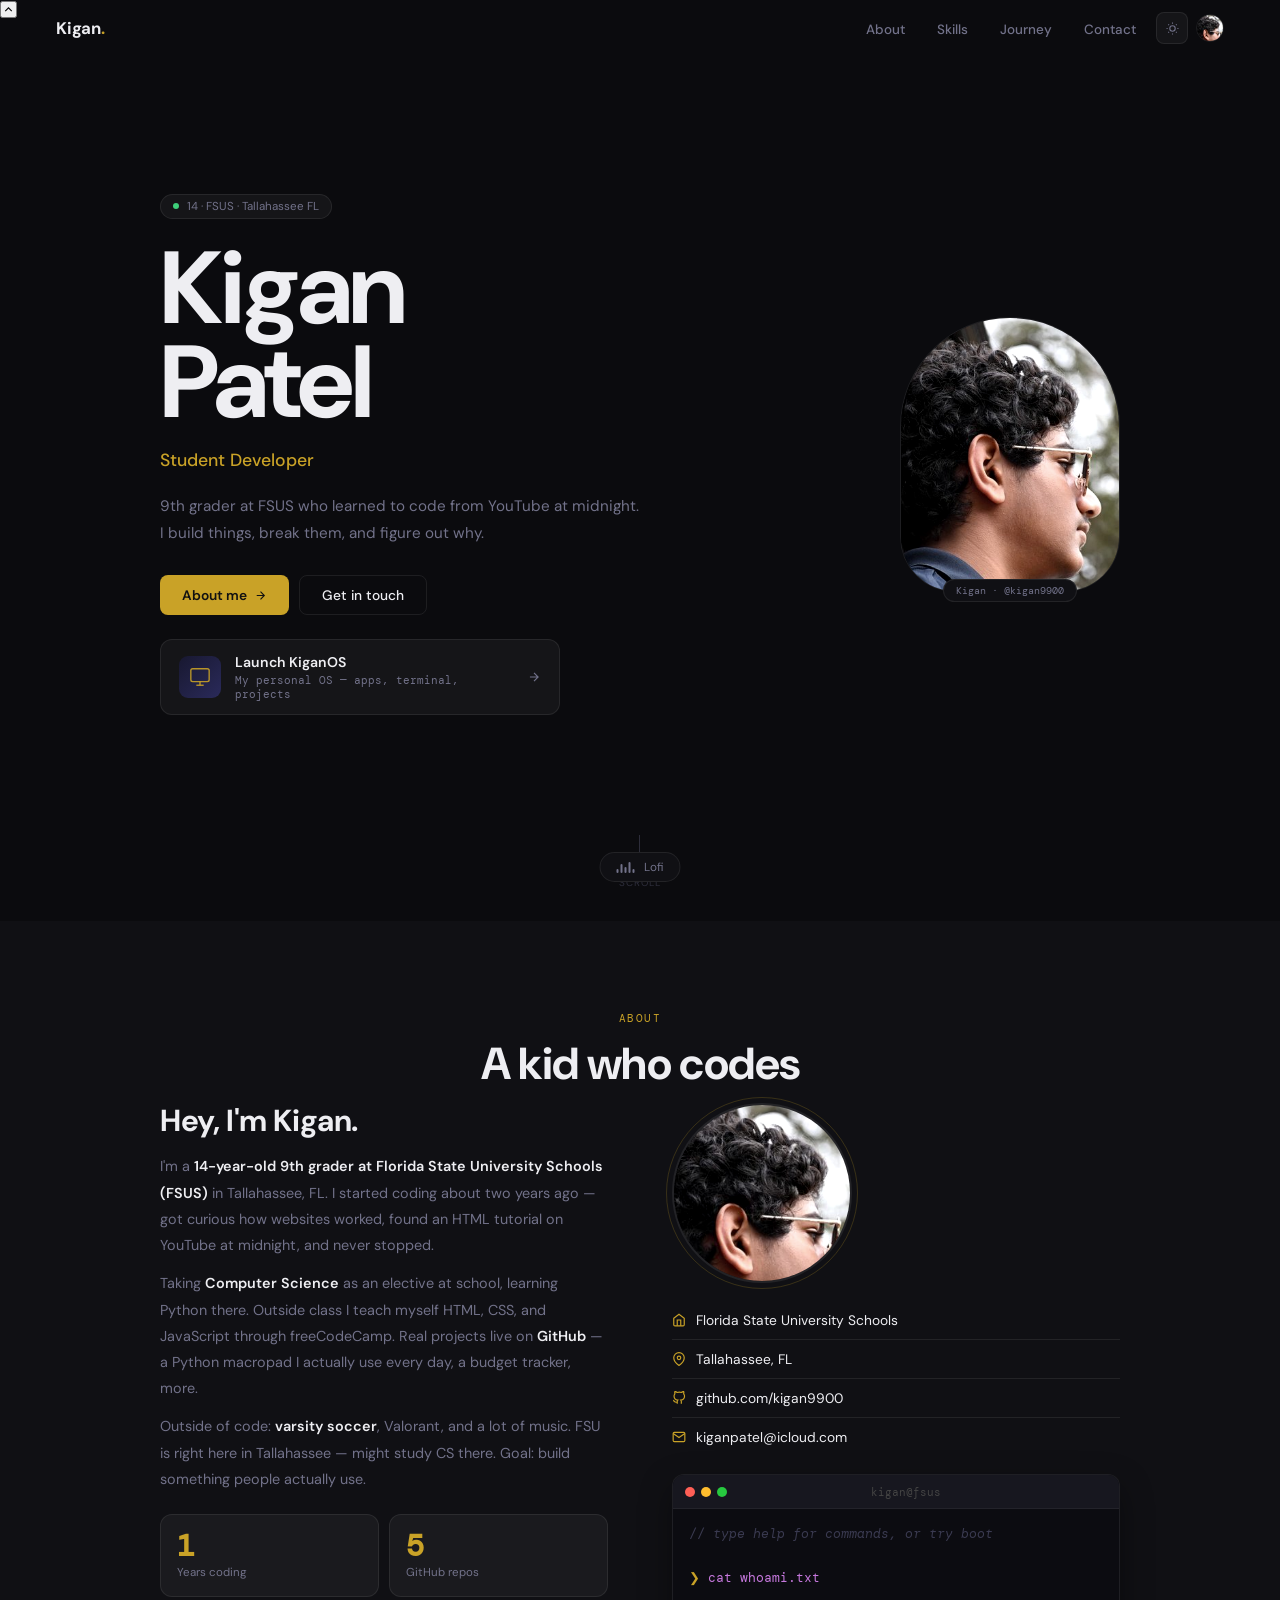
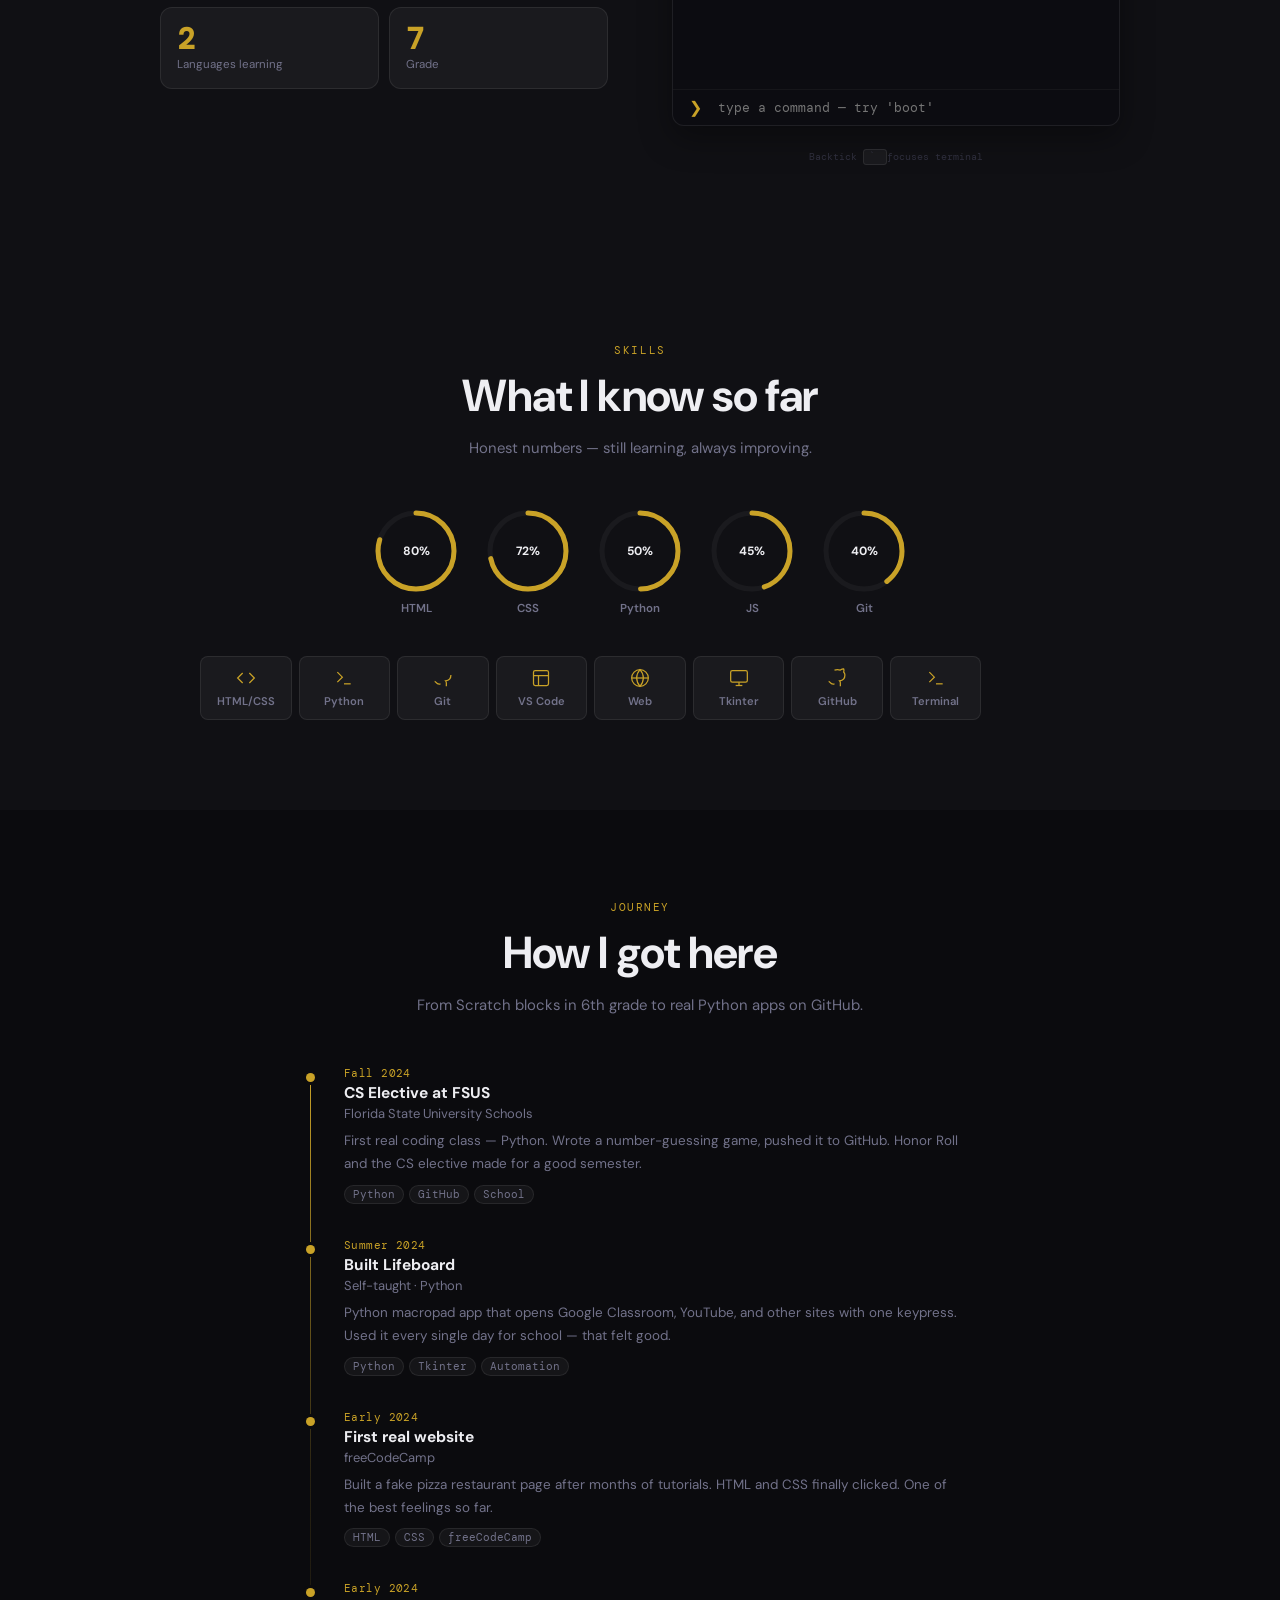
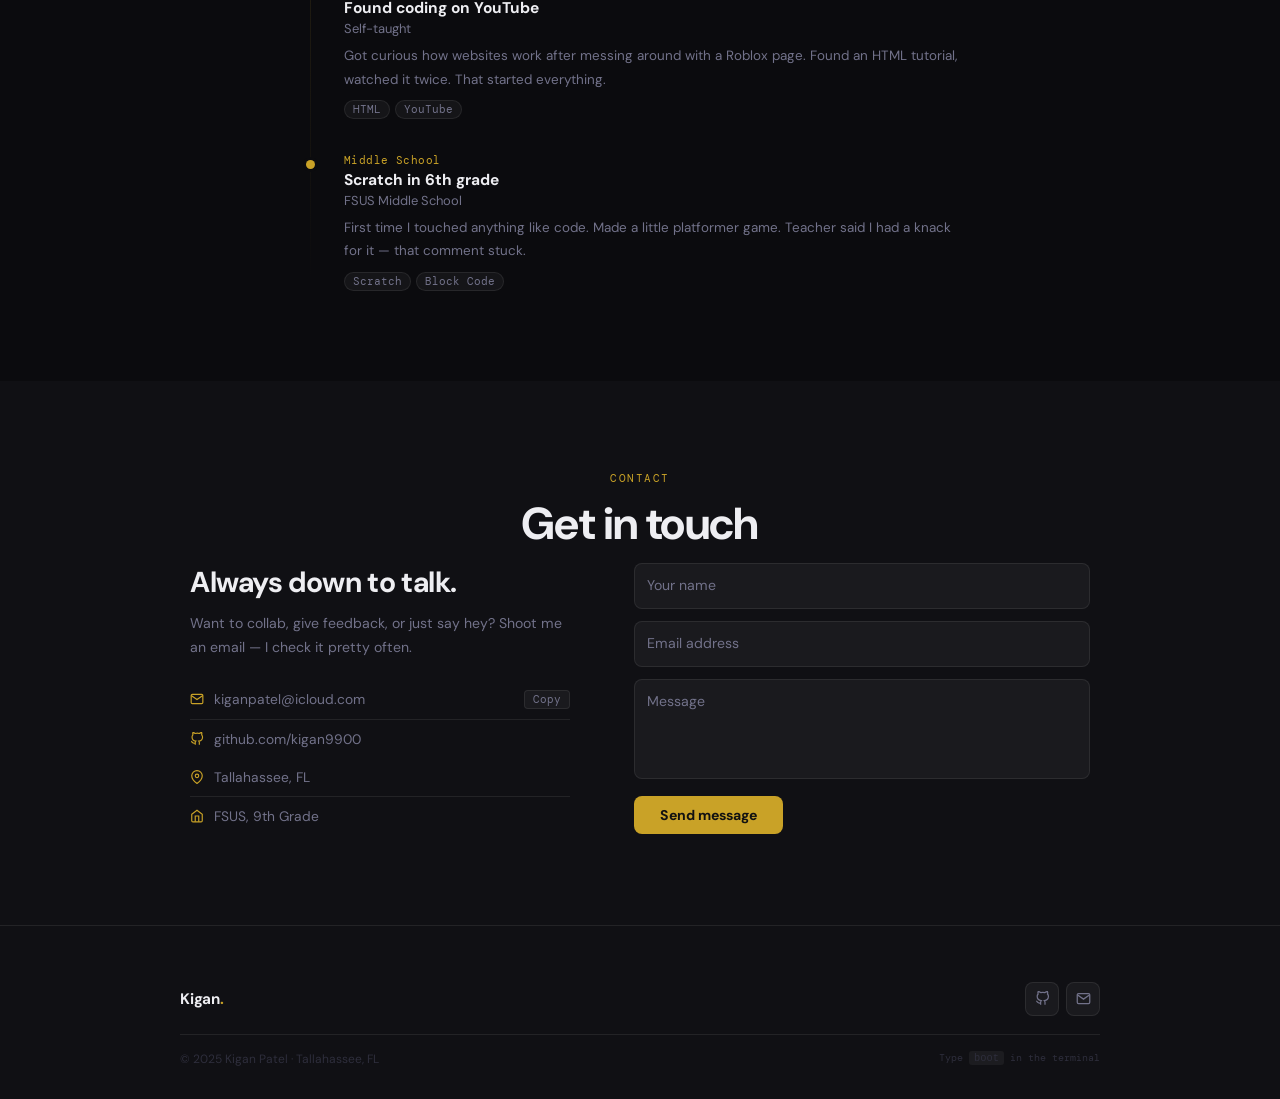
<file: index.html.html>
<!DOCTYPE html>
<html lang="en">
<head>
<meta charset="UTF-8">
<meta name="viewport" content="width=device-width, initial-scale=1.0">
<title>Kigan Patel — Student Developer</title>
<link href="https://fonts.googleapis.com/css2?family=DM+Sans:ital,opsz,wght@0,9..40,300;0,9..40,400;0,9..40,500;0,9..40,600;0,9..40,700;1,9..40,400&family=DM+Mono:wght@400;500&display=swap" rel="stylesheet">
<style>
/* ── TOKENS ── */
:root {
  --bg:#0b0b0e; --bg2:#101014; --surface:rgba(255,255,255,.042);
  --border:rgba(255,255,255,.08); --bh:rgba(255,255,255,.15);
  --text:#eeeef2; --muted:#72728a; --faint:#2e2e3c;
  --accent:#c9a227; --green:#3ecf7a; --red:#e05555;
  --r:12px; --rs:8px; --mono:"DM Mono",monospace;
}
body.light {
  --bg:#f6f6f3; --bg2:#efefeb; --surface:rgba(0,0,0,.035);
  --border:rgba(0,0,0,.08); --bh:rgba(0,0,0,.15);
  --text:#111118; --muted:#5e5e70; --faint:#d0d0dc;
}

/* ── RESET ── */
*,*::before,*::after{margin:0;padding:0;box-sizing:border-box;}
html{scroll-behavior:smooth;overflow-x:hidden;}
body{font-family:"DM Sans",sans-serif;background:var(--bg);color:var(--text);overflow-x:hidden;max-width:100vw;transition:background .3s,color .3s;}
a{color:inherit;text-decoration:none;}
button{font-family:inherit;cursor:pointer;}
img{display:block;max-width:100%;height:auto;}
::selection{background:var(--accent);color:#111;}
svg{display:block;flex-shrink:0;}
@media(prefers-reduced-motion:reduce){*,*::before,*::after{animation-duration:.01ms!important;transition-duration:.01ms!important;}}

/* ── SCROLL PROGRESS ── */
#spbar{position:fixed;top:0;left:0;height:2px;width:0;background:var(--accent);z-index:9999;pointer-events:none;transition:width .1s linear;}

/* ── NAV ── */
#nav{position:fixed;top:0;left:0;right:0;z-index:800;height:56px;display:flex;align-items:center;padding:0 clamp(16px,5vw,56px);transition:background .3s,box-shadow .3s,transform .35s;}
#nav.sc{background:rgba(11,11,14,.9);backdrop-filter:blur(18px);box-shadow:0 1px 0 var(--border);}
body.light #nav.sc{background:rgba(246,246,243,.92);}
#nav.hd{transform:translateY(-100%);}
.n-logo{font-size:1.05rem;font-weight:700;letter-spacing:-.2px;margin-right:auto;}
.n-logo span{color:var(--accent);}
.n-links{display:flex;gap:clamp(16px,2.5vw,32px);list-style:none;margin-right:20px;}
.n-links a{font-size:.84rem;font-weight:500;color:var(--muted);position:relative;padding-bottom:2px;transition:color .2s;}
.n-links a::after{content:'';position:absolute;bottom:0;left:0;width:0;height:1px;background:var(--accent);transition:width .2s;}
.n-links a:hover{color:var(--text);}
.n-links a:hover::after{width:100%;}
.n-right{display:flex;align-items:center;gap:8px;}
.n-ib{width:32px;height:32px;border-radius:var(--rs);background:var(--surface);border:1px solid var(--border);display:flex;align-items:center;justify-content:center;color:var(--muted);transition:border-color .2s,color .2s;}
.n-ib:hover{border-color:var(--bh);color:var(--text);}
.n-av{width:28px;height:28px;border-radius:50%;object-fit:cover;object-position:center;border:1.5px solid var(--border);cursor:pointer;transition:border-color .2s;}
.n-av:hover{border-color:var(--accent);}
.hbg{display:none;flex-direction:column;gap:5px;width:32px;height:32px;align-items:center;justify-content:center;background:none;border:none;}
.hbg span{width:18px;height:1.5px;background:var(--text);border-radius:2px;transition:transform .2s,opacity .2s;}
.hbg.open span:nth-child(1){transform:translateY(6.5px) rotate(45deg);}
.hbg.open span:nth-child(2){opacity:0;}
.hbg.open span:nth-child(3){transform:translateY(-6.5px) rotate(-45deg);}
@media(max-width:640px){.n-links{display:none;}.hbg{display:flex;}}
#mnav{display:none;position:fixed;inset:0;background:var(--bg);z-index:8990;flex-direction:column;align-items:center;justify-content:center;gap:28px;}
#mnav.on{display:flex;}
#mnav a{font-size:1.7rem;font-weight:700;color:var(--muted);transition:color .2s;}
#mnav a:hover{color:var(--text);}

/* ── SECTIONS ── */
section{padding:clamp(72px,10vh,130px) clamp(16px,6vw,72px);display:flex;flex-direction:column;align-items:center;}
.sec-label{font-family:var(--mono);font-size:.68rem;letter-spacing:.14em;text-transform:uppercase;color:var(--accent);margin-bottom:10px;}
.sec-title{font-size:clamp(1.8rem,4vw,2.8rem);font-weight:700;letter-spacing:-.6px;text-align:center;margin-bottom:10px;}
.sec-sub{font-size:.93rem;color:var(--muted);text-align:center;max-width:460px;line-height:1.75;margin-bottom:48px;}

/* ── REVEAL — opacity starts 0, .on makes it 1 ── */
.rv{opacity:0;transform:translateY(20px);transition:opacity .55s ease,transform .55s ease;}
.rv.on{opacity:1;transform:none;}
.rvl{opacity:0;transform:translateX(-20px);transition:opacity .55s ease,transform .55s ease;}
.rvl.on{opacity:1;transform:none;}
.rvr{opacity:0;transform:translateX(20px);transition:opacity .55s ease,transform .55s ease;}
.rvr.on{opacity:1;transform:none;}
.d1{transition-delay:.08s;}.d2{transition-delay:.16s;}.d3{transition-delay:.24s;}.d4{transition-delay:.32s;}

/* ── HERO ── */
#hero{min-height:100vh;min-height:100svh;padding-top:56px;justify-content:center;background:var(--bg);position:relative;overflow:hidden;}
.hero-wrap{display:grid;grid-template-columns:1fr auto;gap:clamp(32px,6vw,100px);align-items:center;max-width:960px;width:100%;}
@media(max-width:680px){.hero-wrap{grid-template-columns:1fr;}.hero-photo-col{display:none;}}
.hero-badge{display:inline-flex;align-items:center;gap:8px;padding:4px 12px;border-radius:100px;border:1px solid var(--border);background:var(--surface);font-size:.72rem;color:var(--muted);margin-bottom:22px;}
.sdot{width:6px;height:6px;border-radius:50%;background:var(--green);animation:sdot 2.4s ease infinite;flex-shrink:0;}
@keyframes sdot{0%,100%{opacity:1;box-shadow:0 0 0 0 rgba(62,207,122,.35);}50%{opacity:.6;box-shadow:0 0 0 5px rgba(62,207,122,0);}}
.hero-name{font-size:clamp(3rem,8vw,6.5rem);font-weight:700;letter-spacing:-3px;line-height:.92;margin-bottom:16px;}
.hero-role-clip{overflow:hidden;height:clamp(22px,3.5vw,30px);margin-bottom:18px;}
.hero-roles{display:flex;flex-direction:column;animation:hrole 10s ease infinite;}
.hero-roles span{font-size:clamp(.88rem,1.8vw,1.1rem);font-weight:500;color:var(--accent);height:clamp(22px,3.5vw,30px);display:flex;align-items:center;}
@keyframes hrole{0%,20%{transform:translateY(0);}25%,45%{transform:translateY(-25%);}50%,70%{transform:translateY(-50%);}75%,95%{transform:translateY(-75%);}100%{transform:translateY(0);}}
.hero-desc{font-size:.95rem;color:var(--muted);line-height:1.78;max-width:480px;margin-bottom:28px;}
.hero-btns{display:flex;gap:10px;flex-wrap:wrap;margin-bottom:24px;}
.btn-p{padding:10px 22px;border-radius:var(--rs);background:var(--accent);color:#111;font-weight:600;font-size:.86rem;border:none;display:inline-flex;align-items:center;gap:7px;transition:opacity .2s,transform .2s;}
.btn-p:hover{opacity:.85;transform:translateY(-1px);}
.btn-g{padding:10px 22px;border-radius:var(--rs);border:1px solid var(--border);color:var(--text);font-weight:500;font-size:.86rem;background:none;display:inline-flex;align-items:center;gap:7px;transition:border-color .2s,background .2s,transform .2s;}
.btn-g:hover{border-color:var(--bh);background:var(--surface);transform:translateY(-1px);}
.os-card{display:flex;align-items:center;gap:14px;background:var(--surface);border:1px solid var(--border);border-radius:var(--r);padding:13px 18px;cursor:pointer;transition:border-color .25s,background .25s,transform .2s;max-width:400px;}
.os-card:hover{border-color:rgba(201,162,39,.5);background:rgba(201,162,39,.05);transform:translateY(-1px);}
.os-card-icon{width:42px;height:42px;border-radius:9px;display:flex;align-items:center;justify-content:center;flex-shrink:0;background:linear-gradient(135deg,#181830,#2a2a5a);}
.os-card-text{text-align:left;flex:1;}
.os-card-title{font-size:.88rem;font-weight:600;color:var(--text);margin-bottom:2px;}
.os-card-sub{font-size:.7rem;color:var(--muted);font-family:var(--mono);}
.os-card-arrow{color:var(--muted);flex-shrink:0;}
.hero-photo-col{position:relative;display:flex;align-items:center;justify-content:center;}
.hero-photo{width:clamp(160px,22vw,220px);height:auto;aspect-ratio:4/5;object-fit:cover;object-position:top center;border-radius:110px 110px 55px 55px;border:1px solid var(--border);filter:contrast(1.06) saturate(.9);}
.hero-photo-caption{position:absolute;bottom:-10px;left:50%;transform:translateX(-50%);background:var(--bg2);border:1px solid var(--border);border-radius:100px;padding:4px 12px;font-size:.65rem;font-family:var(--mono);color:var(--muted);white-space:nowrap;}
.scroll-cue{position:absolute;bottom:32px;left:50%;transform:translateX(-50%);display:flex;flex-direction:column;align-items:center;gap:5px;color:var(--faint);font-size:.62rem;letter-spacing:.1em;text-transform:uppercase;transition:opacity .3s;}
.sc-line{width:1px;height:36px;background:var(--faint);position:relative;overflow:hidden;}
.sc-line::after{content:'';position:absolute;top:-100%;left:0;width:1px;height:55%;background:var(--accent);animation:scdrop 1.8s ease infinite;}
@keyframes scdrop{to{top:200%;}}

/* ── ABOUT ── */
#about{background:var(--bg2);}
.about-grid{display:grid;grid-template-columns:1fr 1fr;gap:clamp(28px,5vw,72px);max-width:960px;width:100%;align-items:start;}
@media(max-width:720px){.about-grid{grid-template-columns:1fr;}}
.about-text h3{font-size:clamp(1.3rem,3vw,1.9rem);font-weight:700;letter-spacing:-.4px;margin-bottom:14px;line-height:1.2;}
.about-text p{font-size:.9rem;color:var(--muted);line-height:1.82;margin-bottom:12px;}
.about-text strong{color:var(--text);font-weight:600;}
.stat-grid{display:grid;grid-template-columns:1fr 1fr;gap:10px;margin-top:22px;}
.stat-card{background:var(--surface);border:1px solid var(--border);border-radius:var(--r);padding:16px;transition:border-color .2s;}
.stat-card:hover{border-color:var(--bh);}
.stat-num{font-size:1.9rem;font-weight:700;color:var(--accent);line-height:1;font-family:var(--mono);}
.stat-label{font-size:.72rem;color:var(--muted);margin-top:3px;}
.about-right{display:flex;flex-direction:column;gap:18px;}
.about-photo-wrap{position:relative;display:inline-block;align-self:flex-start;}
.about-photo{width:180px;height:180px;border-radius:50%;object-fit:cover;object-position:top center;border:2px solid var(--border);filter:contrast(1.06) saturate(.9);display:block;}
.about-photo-ring{position:absolute;inset:-6px;border-radius:50%;border:1px solid rgba(201,162,39,.22);pointer-events:none;}
.info-list{display:flex;flex-direction:column;}
.info-item{display:flex;align-items:center;gap:10px;padding:10px 0;border-bottom:1px solid var(--border);font-size:.86rem;color:var(--muted);}
.info-item:last-child{border-bottom:none;}
.info-item svg{color:var(--accent);flex-shrink:0;}
.info-item span{color:var(--text);}

/* ── TERMINAL ── */
.terminal{background:#0c0c11;border:1px solid rgba(255,255,255,.08);border-radius:var(--r);overflow:hidden;box-shadow:0 12px 32px rgba(0,0,0,.35);}
.term-bar{height:34px;background:#17171f;display:flex;align-items:center;padding:0 12px;gap:6px;border-bottom:1px solid rgba(255,255,255,.05);}
.ttb{width:10px;height:10px;border-radius:50%;}
.ttb-r{background:#ff5f56;}.ttb-y{background:#ffbd2e;}.ttb-g{background:#27c93f;}
.term-title-txt{margin:0 auto;font-family:var(--mono);font-size:.68rem;color:#444;padding-right:28px;}
.term-out{padding:14px 16px;font-family:var(--mono);font-size:.8rem;line-height:1.72;color:#aaa;min-height:180px;max-height:280px;overflow-y:auto;}
.term-out::-webkit-scrollbar{width:3px;}.term-out::-webkit-scrollbar-thumb{background:rgba(255,255,255,.08);}
.t-prompt{color:var(--accent);}.t-dim{color:#3a3a50;font-style:italic;}.t-out{color:#3ecf7a;}.t-str{color:#7ec8e3;}.t-err{color:#e05555;}.t-cmd{color:#c678dd;}
.term-in-row{display:flex;align-items:center;gap:8px;padding:7px 16px;border-top:1px solid rgba(255,255,255,.04);}
#term-input{background:transparent;border:none;outline:none;color:#aaa;font-family:var(--mono);font-size:.8rem;flex:1;caret-color:var(--accent);}

/* ── SKILLS ── */
.skills-wrap{max-width:880px;width:100%;}
.skill-rings{display:flex;flex-wrap:wrap;gap:clamp(14px,2.5vw,28px);justify-content:center;margin-bottom:40px;}
.skill-ring{display:flex;flex-direction:column;align-items:center;gap:8px;}
.ring-svg{width:84px;height:84px;transform:rotate(-90deg);}
.ring-bg{fill:none;stroke:var(--surface);stroke-width:5;}
.ring-fg{fill:none;stroke:var(--accent);stroke-width:5;stroke-linecap:round;stroke-dasharray:238;stroke-dashoffset:238;transition:stroke-dashoffset 1.3s cubic-bezier(.4,0,.2,1);}
.ring-label{font-size:.72rem;font-weight:600;color:var(--muted);}
.tech-grid{display:grid;grid-template-columns:repeat(auto-fill,minmax(86px,1fr));gap:7px;}
.tech-chip{background:var(--surface);border:1px solid var(--border);border-radius:var(--rs);padding:11px 8px;display:flex;flex-direction:column;align-items:center;gap:6px;font-size:.7rem;font-weight:600;color:var(--muted);transition:border-color .2s,color .2s,transform .2s;}
.tech-chip:hover{border-color:var(--bh);color:var(--text);transform:translateY(-2px);}
.tech-chip svg{color:var(--accent);}

/* ── JOURNEY ── */
.timeline{max-width:660px;width:100%;position:relative;}
.timeline::before{content:'';position:absolute;left:0;top:8px;bottom:8px;width:1px;background:linear-gradient(to bottom,var(--accent),rgba(201,162,39,.15),transparent);}
.tli{padding-left:clamp(18px,3vw,34px);position:relative;margin-bottom:34px;}
.tli:last-child{margin-bottom:0;}
.tl-dot{position:absolute;left:-4px;top:7px;width:9px;height:9px;border-radius:50%;background:var(--accent);box-shadow:0 0 0 3px var(--bg);}
#journey .tl-dot{box-shadow:0 0 0 3px var(--bg);}
.tl-date{font-family:var(--mono);font-size:.68rem;color:var(--accent);margin-bottom:3px;letter-spacing:.04em;}
.tl-role{font-size:.97rem;font-weight:700;margin-bottom:2px;}
.tl-org{font-size:.81rem;color:var(--muted);margin-bottom:7px;}
.tl-desc{font-size:.84rem;color:var(--muted);line-height:1.74;}
.tl-tags{display:flex;flex-wrap:wrap;gap:5px;margin-top:9px;}
.tl-tag{background:var(--surface);border:1px solid var(--border);padding:2px 8px;border-radius:100px;font-size:.66rem;color:var(--muted);font-family:var(--mono);}

/* ── CONTACT ── */
.contact-grid{display:grid;grid-template-columns:1fr 1.2fr;gap:clamp(28px,5vw,72px);max-width:900px;width:100%;}
@media(max-width:720px){.contact-grid{grid-template-columns:1fr;}}
.contact-info h3{font-size:clamp(1.25rem,2.8vw,1.8rem);font-weight:700;letter-spacing:-.4px;margin-bottom:10px;}
.contact-info p{font-size:.88rem;color:var(--muted);line-height:1.74;margin-bottom:20px;}
.clink{display:flex;align-items:center;gap:10px;padding:10px 0;border-bottom:1px solid var(--border);font-size:.86rem;color:var(--muted);transition:color .2s;}
.clink:last-of-type{border-bottom:none;}
.clink:hover{color:var(--text);}
.clink svg{color:var(--accent);flex-shrink:0;}
.copy-btn{margin-left:auto;font-size:.66rem;background:var(--surface);border:1px solid var(--border);padding:2px 8px;border-radius:4px;color:var(--muted);font-family:var(--mono);transition:border-color .2s,color .2s;cursor:pointer;}
.copy-btn:hover{border-color:var(--bh);color:var(--text);}
.cform{display:flex;flex-direction:column;gap:12px;}
.field{position:relative;}
.field input,.field textarea{width:100%;background:var(--surface);border:1px solid var(--border);border-radius:var(--rs);padding:19px 13px 7px;color:var(--text);font-family:"DM Sans",sans-serif;font-size:.88rem;outline:none;resize:none;transition:border-color .2s;}
.field input:focus,.field textarea:focus{border-color:var(--accent);}
.field label{position:absolute;top:13px;left:13px;font-size:.88rem;color:var(--muted);pointer-events:none;transition:top .18s,font-size .18s,color .18s;}
.field input:focus+label,.field input:not(:placeholder-shown)+label,.field textarea:focus+label,.field textarea:not(:placeholder-shown)+label{top:5px;font-size:.64rem;color:var(--accent);}
.field input::placeholder,.field textarea::placeholder{color:transparent;}
.field textarea{min-height:100px;}
.field-err{font-size:.7rem;color:var(--red);margin-top:2px;display:none;}
.field.err input,.field.err textarea{border-color:var(--red);}
.field.err .field-err{display:block;}
.btn-sub{padding:10px 26px;border-radius:var(--rs);background:var(--accent);color:#111;font-weight:700;font-size:.88rem;border:none;align-self:flex-start;transition:opacity .2s,transform .2s;cursor:pointer;}
.btn-sub:hover{opacity:.86;transform:translateY(-1px);}

/* ── FOOTER ── */
footer{background:var(--bg2);padding:clamp(32px,5vw,56px) clamp(16px,6vw,72px) clamp(16px,3vw,32px);border-top:1px solid var(--border);}
.footer-inner{max-width:920px;margin:0 auto;}
.footer-top{display:flex;align-items:center;justify-content:space-between;flex-wrap:wrap;gap:14px;margin-bottom:18px;}
.f-logo{font-size:.95rem;font-weight:700;letter-spacing:-.2px;}
.f-logo span{color:var(--accent);}
.f-links{display:flex;gap:7px;}
.f-link{width:34px;height:34px;border-radius:var(--rs);background:var(--surface);border:1px solid var(--border);display:flex;align-items:center;justify-content:center;color:var(--muted);transition:border-color .2s,color .2s;}
.f-link:hover{border-color:var(--bh);color:var(--text);}
.footer-bot{padding-top:16px;border-top:1px solid var(--border);display:flex;justify-content:space-between;flex-wrap:wrap;gap:8px;}
.f-copy{font-size:.75rem;color:var(--faint);}
.f-tip{font-family:var(--mono);font-size:.65rem;color:var(--faint);}

/* ── UI WIDGETS ── */
#toasts{position:fixed;bottom:18px;right:18px;z-index:9000;display:flex;flex-direction:column;gap:7px;align-items:flex-end;}
.toast{background:var(--bg2);border:1px solid var(--border);border-left:2px solid var(--accent);padding:9px 14px;border-radius:var(--rs);font-size:.8rem;animation:tin .3s ease;max-width:260px;}
.toast.out{animation:tout .25s ease forwards;}
@keyframes tin{from{opacity:0;transform:translateX(14px);}};
@keyframes tout{to{opacity:0;transform:translateX(14px);}};
#btt{position:fixed;bottom:18px;left:18px;z-index:9000;width:34px;height:34px;border-radius:var(--rs);background:var(--surface);border:1px solid var(--border);color:var(--muted);display:flex;align-items:center;justify-content:center;opacity:0;pointer-events:none;transition:opacity .3s,border-color .2s,color .2s;}
#btt.on{opacity:1;pointer-events:all;}
#btt:hover{border-color:var(--bh);color:var(--text);}
#player{position:fixed;bottom:18px;left:50%;transform:translateX(-50%) translateY(60px);background:var(--bg2);border:1px solid var(--border);border-radius:100px;padding:6px 16px;display:flex;align-items:center;gap:9px;font-size:.73rem;color:var(--muted);z-index:8990;opacity:0;pointer-events:none;transition:opacity .4s,transform .4s;max-width:min(320px,calc(100vw - 48px));white-space:nowrap;}
#player.on{opacity:1;transform:translateX(-50%) translateY(0);pointer-events:all;}
.pbars{display:flex;align-items:flex-end;gap:2px;height:12px;cursor:pointer;}
.pb{width:2px;border-radius:1px;background:var(--muted);}
.pbars.playing .pb{background:var(--accent);animation:pba .95s ease infinite alternate;}
.pb:nth-child(1){height:4px;}.pb:nth-child(2){height:9px;animation-delay:.14s;}.pb:nth-child(3){height:6px;animation-delay:.28s;}.pb:nth-child(4){height:11px;animation-delay:.07s;}.pb:nth-child(5){height:4px;animation-delay:.21s;}
@keyframes pba{to{transform:scaleY(.28);}}
#plabel{cursor:pointer;user-select:none;}
#keg{position:fixed;inset:0;z-index:99999;background:rgba(0,0,0,.9);display:none;flex-direction:column;align-items:center;justify-content:center;gap:10px;}
#keg.on{display:flex;}
#keg h2{font-size:2rem;font-weight:700;color:var(--accent);}
#keg p{color:var(--muted);font-size:.88rem;}
#keg code{font-family:var(--mono);font-size:.74rem;color:#444;}
#keg button{margin-top:10px;padding:7px 18px;border-radius:var(--rs);background:none;border:1px solid var(--border);color:var(--muted);}

/* ══════════════ KIGAN OS ══════════════ */
#kos{position:fixed;inset:0;z-index:8999;display:none;flex-direction:column;}
#kos.on{display:flex;}
#kboot{position:absolute;inset:0;background:#0f0f12;display:flex;flex-direction:column;align-items:center;justify-content:center;gap:28px;z-index:10;}
#kboot.done{display:none;}
.boot-k{font-size:68px;font-weight:800;color:#fff;letter-spacing:-4px;}
.boot-k span{color:var(--accent);}
.boot-bar{width:160px;height:3px;background:#222;border-radius:2px;overflow:hidden;}
.boot-fill{height:100%;width:0;background:var(--accent);transition:width .07s linear;}
.boot-msg{font-family:var(--mono);font-size:.68rem;color:#444;letter-spacing:.1em;}
#klogin{position:absolute;inset:0;background:#0f0f12;display:none;flex-direction:column;align-items:center;justify-content:center;gap:14px;z-index:9;}
#klogin.on{display:flex;}
.kl-av{width:82px;height:82px;border-radius:50%;object-fit:cover;object-position:center;border:2px solid rgba(255,255,255,.15);}
.kl-name{color:#fff;font-size:1.1rem;font-weight:600;}
.kl-sub{color:#484860;font-size:.78rem;font-family:var(--mono);margin-top:-6px;}
.kl-btn{padding:8px 22px;border-radius:100px;background:rgba(255,255,255,.1);border:1px solid rgba(255,255,255,.18);color:#fff;font-size:.84rem;transition:background .2s;}
.kl-btn:hover{background:rgba(255,255,255,.18);}
#kbar{height:26px;background:rgba(0,0,0,.62);backdrop-filter:blur(20px);display:none;align-items:center;padding:0 14px;gap:14px;font-size:12px;font-weight:500;color:rgba(255,255,255,.85);border-bottom:1px solid rgba(255,255,255,.07);flex-shrink:0;user-select:none;z-index:100;}
#kbar.on{display:flex;}
.kb-logo{font-weight:800;font-size:14px;}
#kb-app{opacity:.65;font-size:12px;}
.kb-sp{flex:1;}
.kb-clock{font-family:var(--mono);font-size:11px;opacity:.72;}
.kb-exit{padding:1px 8px;border-radius:3px;background:rgba(224,85,85,.22);border:1px solid rgba(224,85,85,.35);color:#fff;font-size:11px;cursor:pointer;}
.kb-exit:hover{background:rgba(224,85,85,.4);}
#kdesk{flex:1;position:relative;overflow:hidden;display:none;}
#kdesk.on{display:block;}
.kwall{position:absolute;inset:0;background:linear-gradient(135deg,#0f0c29 0%,#1a1a3e 50%,#0c1129 100%);}
#kicons{position:absolute;top:18px;left:18px;display:flex;flex-direction:column;gap:8px;z-index:50;}
.ki{display:flex;flex-direction:column;align-items:center;gap:5px;padding:8px;border-radius:8px;cursor:default;transition:background .15s;user-select:none;width:66px;}
.ki:hover{background:rgba(255,255,255,.08);}
.ki-icon{width:44px;height:44px;border-radius:11px;display:flex;align-items:center;justify-content:center;}
.ki-label{font-size:10px;color:rgba(255,255,255,.78);text-align:center;line-height:1.2;}
#kwins{position:absolute;inset:0;pointer-events:none;}
.kwin{position:absolute;background:rgba(18,18,26,.96);backdrop-filter:blur(24px);border:1px solid rgba(255,255,255,.1);border-radius:11px;box-shadow:0 22px 64px rgba(0,0,0,.65);display:none;flex-direction:column;pointer-events:all;min-width:260px;min-height:180px;overflow:hidden;}
.kwin.on{display:flex;}
.kwbar{height:36px;background:rgba(255,255,255,.03);display:flex;align-items:center;padding:0 12px;cursor:move;user-select:none;flex-shrink:0;border-bottom:1px solid rgba(255,255,255,.06);}
.kwbtn{display:flex;gap:6px;margin-right:10px;}
.kwb{width:11px;height:11px;border-radius:50%;cursor:pointer;}
.kwbr{background:#ff5f56;}.kwby{background:#ffbd2e;}.kwbg{background:#27c93f;}
.kwtitle{flex:1;text-align:center;font-size:12px;color:rgba(255,255,255,.45);font-weight:500;pointer-events:none;}
.kbody{flex:1;overflow-y:auto;padding:16px;color:#d4d4e8;font-size:13px;line-height:1.6;}
.kbody::-webkit-scrollbar{width:3px;}.kbody::-webkit-scrollbar-thumb{background:rgba(255,255,255,.1);}
.os-label{font-family:var(--mono);font-size:9px;letter-spacing:.12em;text-transform:uppercase;color:rgba(255,255,255,.28);margin:0 0 9px;}
.os-row{display:flex;align-items:flex-start;gap:8px;padding:8px 0;border-bottom:1px solid rgba(255,255,255,.05);font-size:12px;}
.os-row:last-child{border-bottom:none;}
.os-rl{color:rgba(255,255,255,.3);width:84px;flex-shrink:0;}
.os-rv{color:#d4d4e8;line-height:1.45;}
.os-tag{display:inline-block;background:rgba(201,162,39,.12);border:1px solid rgba(201,162,39,.22);color:#c9a227;padding:1px 8px;border-radius:100px;font-size:10px;margin:2px 2px 2px 0;}
.os-proj{border:1px solid rgba(255,255,255,.07);border-radius:8px;padding:12px;margin-bottom:9px;transition:border-color .18s;}
.os-proj:hover{border-color:rgba(201,162,39,.3);}
.os-pname{font-weight:700;font-size:12px;color:#ebebf5;margin-bottom:3px;display:flex;justify-content:space-between;align-items:center;}
.os-pdesc{font-size:11px;color:rgba(255,255,255,.37);line-height:1.5;margin-bottom:7px;}
.os-ptags{display:flex;flex-wrap:wrap;gap:4px;margin-bottom:7px;}
.os-ptag{background:rgba(255,255,255,.06);color:rgba(255,255,255,.37);padding:1px 6px;border-radius:100px;font-size:9px;}
.os-plink{font-size:10px;color:#c9a227;font-family:var(--mono);border:1px solid rgba(201,162,39,.25);padding:2px 9px;border-radius:100px;display:inline-block;transition:background .18s;}
.os-plink:hover{background:rgba(201,162,39,.1);}
.os-sbar{margin-bottom:11px;}
.os-sbh{display:flex;justify-content:space-between;font-size:11px;color:rgba(255,255,255,.4);margin-bottom:4px;}
.os-sbt{height:4px;background:rgba(255,255,255,.06);border-radius:2px;overflow:hidden;}
.os-sbf{height:100%;background:var(--accent);border-radius:2px;width:0;transition:width 1.1s cubic-bezier(.4,0,.2,1);}
.calc-disp{background:#0a0a11;border-radius:6px;padding:10px 13px;font-family:var(--mono);text-align:right;margin-bottom:9px;}
.calc-expr{font-size:.68rem;color:#444;min-height:16px;}
.calc-val{font-size:1.5rem;color:#eee;min-height:32px;overflow:hidden;word-break:break-all;}
.calc-grid{display:grid;grid-template-columns:repeat(4,1fr);gap:5px;}
.cbtn{height:38px;border-radius:6px;border:none;font-size:.86rem;font-weight:500;cursor:pointer;font-family:inherit;transition:filter .1s,transform .1s;}
.cbtn:hover{filter:brightness(1.15);}.cbtn:active{transform:scale(.94);}
.cb-n{background:rgba(255,255,255,.07);color:#ccc;}.cb-o{background:rgba(201,162,39,.16);color:#c9a227;}.cb-eq{background:#c9a227;color:#111;font-weight:700;}.cb-f{background:rgba(255,255,255,.04);color:#777;}
#notes-ta{width:100%;flex:1;background:transparent;border:none;outline:none;color:#d4d4e8;font-family:"DM Sans",sans-serif;font-size:.88rem;line-height:1.74;resize:none;padding:0;}
.notes-tb{display:flex;align-items:center;gap:6px;padding-bottom:9px;margin-bottom:10px;border-bottom:1px solid rgba(255,255,255,.05);flex-shrink:0;flex-wrap:wrap;}
.ntbtn{background:rgba(255,255,255,.05);border:none;border-radius:4px;color:#777;font-size:10px;padding:3px 7px;cursor:pointer;font-family:inherit;transition:background .15s,color .15s;}
.ntbtn:hover{background:rgba(255,255,255,.1);color:#bbb;}
.notes-wc{margin-left:auto;font-family:var(--mono);font-size:9px;color:#333;}
.fb-path{font-family:var(--mono);font-size:9px;color:#444;margin-bottom:8px;padding:5px 7px;background:rgba(255,255,255,.02);border-radius:4px;}
.fb-item{display:flex;align-items:center;gap:7px;padding:7px;border-radius:5px;cursor:pointer;font-size:12px;color:#b4b4c8;transition:background .12s;}
.fb-item:hover{background:rgba(255,255,255,.06);}
.fb-meta{margin-left:auto;font-size:9px;color:#333;font-family:var(--mono);}
.fb-back{font-size:10px;color:#c9a227;font-family:var(--mono);cursor:pointer;margin-bottom:6px;display:inline-flex;align-items:center;gap:3px;}
#kterm-out{font-family:var(--mono);font-size:12px;line-height:1.65;background:#0a0a11;flex:1;overflow-y:auto;padding:12px 14px;color:#aaa;}
#kterm-out::-webkit-scrollbar{width:3px;}.kt-p{color:var(--accent);}.kt-o{color:#3ecf7a;}.kt-e{color:#e05555;}
.kterm-inrow{display:flex;align-items:center;gap:7px;padding:4px 14px;border-top:1px solid rgba(255,255,255,.05);background:#0a0a11;flex-shrink:0;}
#kterm-in{background:transparent;border:none;outline:none;color:#aaa;font-family:var(--mono);font-size:12px;flex:1;caret-color:var(--accent);}
#kdock{position:absolute;bottom:10px;left:50%;transform:translateX(-50%);touch-action:pan-x;background:rgba(255,255,255,.1);backdrop-filter:blur(26px);border:1px solid rgba(255,255,255,.16);border-radius:14px;padding:6px 12px;display:flex;gap:8px;align-items:flex-end;z-index:100;}
.di{width:48px;height:48px;border-radius:11px;display:flex;align-items:center;justify-content:center;cursor:pointer;position:relative;transition:transform .18s cubic-bezier(.175,.885,.32,1.275);}
.di:hover{transform:translateY(-9px) scale(1.12);}
.di-dot{width:3px;height:3px;border-radius:50%;background:rgba(255,255,255,.38);position:absolute;bottom:-6px;left:50%;transform:translateX(-50%);opacity:0;}
.di.run .di-dot{opacity:1;}
.di-tip{position:absolute;bottom:calc(100% + 7px);left:50%;transform:translateX(-50%);background:rgba(0,0,0,.72);color:#fff;font-size:9px;padding:2px 7px;border-radius:3px;white-space:nowrap;opacity:0;pointer-events:none;transition:opacity .15s;}
.di:hover .di-tip{opacity:1;}
.kos-tog{width:32px;height:18px;border-radius:9px;background:rgba(255,255,255,.1);position:relative;cursor:pointer;transition:background .2s;flex-shrink:0;}
.kos-tog.on{background:var(--accent);}
.kos-tog::after{content:'';width:14px;height:14px;background:#fff;border-radius:50%;position:absolute;top:2px;left:2px;transition:transform .2s;}
.kos-tog.on::after{transform:translateX(14px);}

/* ══════════════════════════════
   MOBILE & RESPONSIVE
══════════════════════════════ */
@media(max-width:480px){
  section{padding:52px 18px;}
  .hero-name{font-size:clamp(2.6rem,14vw,3.4rem);letter-spacing:-2px;line-height:.9;}
  .hero-badge{font-size:.66rem;}
  .hero-desc{font-size:.88rem;}
  .hero-btns{flex-direction:column;gap:8px;}
  .btn-p,.btn-g{width:100%;justify-content:center;}
  .os-card{width:100%;}
  .sec-title{font-size:1.55rem;}
  .sec-sub{font-size:.84rem;margin-bottom:36px;}
  .about-text h3{font-size:1.2rem;}
  .about-text p{font-size:.86rem;}
  .stat-card{padding:13px 11px;}
  .stat-num{font-size:1.55rem;}
  .stat-label{font-size:.68rem;}
  .info-item{font-size:.82rem;}
  .skill-rings{gap:10px;}
  .ring-svg{width:68px;height:68px;}
  .ring-label{font-size:.66rem;}
  .tech-grid{grid-template-columns:repeat(3,1fr);gap:5px;}
  .tech-chip{padding:9px 5px;font-size:.63rem;gap:4px;}
  .tl-role{font-size:.9rem;}
  .tl-desc{font-size:.82rem;}
  .tl-tags{gap:4px;}
  .tl-tag{font-size:.62rem;}
  .contact-info h3{font-size:1.2rem;}
  .clink{font-size:.82rem;}
  footer{padding:26px 18px 18px;}
  .footer-bot{flex-direction:column;gap:5px;}
  #toasts{right:12px;bottom:12px;max-width:calc(100vw - 24px);}
  .toast{max-width:100%;}
  #btt{left:12px;bottom:12px;}
}
@media(max-width:641px){
  .about-grid{grid-template-columns:1fr;gap:24px;}
  .about-right{flex-direction:column;gap:16px;}
  .about-photo-wrap{align-self:center;}
  .about-photo{width:140px;height:140px;}
  .contact-grid{grid-template-columns:1fr;gap:22px;}
  .term-out{font-size:.76rem;min-height:140px;max-height:220px;}
  #term-input{font-size:.76rem;}
  .skill-rings{gap:12px;}
  .tech-grid{grid-template-columns:repeat(auto-fill,minmax(76px,1fr));}
}
@media(max-width:700px){
  #kicons{display:none!important;}
  #kdock{left:0!important;right:0!important;bottom:0!important;transform:none!important;width:100%!important;border-radius:0;border-left:none;border-right:none;border-bottom:none;padding:8px 16px;padding-bottom:calc(8px + env(safe-area-inset-bottom));overflow-x:auto;overflow-y:hidden;justify-content:flex-start;gap:10px;-webkit-overflow-scrolling:touch;scrollbar-width:none;}
  #kdock::-webkit-scrollbar{display:none;}
  .di{width:50px;height:50px;flex-shrink:0;}
  .di>div{width:44px!important;height:44px!important;border-radius:12px!important;}
  .di:hover{transform:none;}
  .di-tip{display:none;}
  .kwin{position:absolute!important;left:0!important;right:0!important;top:0!important;width:100%!important;height:calc(100% - 70px - env(safe-area-inset-bottom))!important;border-radius:0!important;border-left:none;border-right:none;border-top:none;min-width:unset;min-height:unset;}
  .kwbar{cursor:default!important;}
  #kbar{gap:8px;padding:0 12px;font-size:11px;}
  #kb-app{display:none;}
  .boot-k{font-size:52px;}
  .kl-av{width:68px;height:68px;}
  .kbody{padding:12px;}
  .os-row{font-size:11px;}
  .os-rl{width:70px;}
  .cbtn{height:46px;font-size:.93rem;}
  .calc-val{font-size:1.8rem;}
}
@media(min-width:641px) and (max-width:960px){
  section{padding:clamp(60px,8vh,100px) clamp(20px,4vw,56px);}
  .hero-wrap{gap:clamp(24px,4vw,60px);}
  .about-grid{gap:clamp(24px,4vw,48px);}
  .about-photo{width:155px;height:155px;}
  .contact-grid{gap:clamp(24px,4vw,48px);}
}
@media(hover:none){
  .btn-p:hover,.btn-g:hover{transform:none;}
  .os-card:hover{transform:none;border-color:var(--border);background:var(--surface);}
  .n-links a::after{display:none;}
  .tech-chip:hover{transform:none;}
}
@supports(padding:env(safe-area-inset-bottom)){
  footer{padding-bottom:calc(clamp(16px,3vw,32px) + env(safe-area-inset-bottom));}
  #player{bottom:calc(18px + env(safe-area-inset-bottom));}
  #btt{bottom:calc(18px + env(safe-area-inset-bottom));}
}
</style>

<!-- ══════ KIGAN OS ══════ -->
<div id="kos">
  <div id="kboot"><div class="boot-k">K<span>.</span></div><div class="boot-bar"><div class="boot-fill" id="bfill"></div></div><div class="boot-msg" id="bmsg">KiganOS</div></div>
  <div id="klogin"><img class="kl-av" id="kl-av" src="[data-uri]" alt="Kigan"><div class="kl-name">Kigan Patel</div><div class="kl-sub">kigan9900</div><button class="kl-btn" id="klbtn">Log In</button></div>
  <div id="kbar"><span class="kb-logo">K.</span><span id="kb-app">Finder</span><div class="kb-sp"></div><span class="kb-clock" id="kbclock"></span><button class="kb-exit" onclick="kosExit()">Exit OS</button></div>
  <div id="kdesk">
    <div class="kwall" id="kwall"></div>
    <div id="kicons"></div>
    <div id="kwins">
      <div class="kwin" id="kw-about" style="width:460px;height:430px;top:48px;left:55px">
        <div class="kwbar"><div class="kwbtn"><div class="kwb kwbr" onclick="wclose('about')"></div><div class="kwb kwby"></div><div class="kwb kwbg"></div></div><div class="kwtitle">About Kigan</div></div>
        <div class="kbody">
          <p class="os-label">Profile</p>
          <div class="os-row"><span class="os-rl">Name</span><span class="os-rv">Kigan Patel <span style="color:#c9a227;font-size:10px">(Marz)</span></span></div>
          <div class="os-row"><span class="os-rl">Age</span><span class="os-rv">14</span></div>
          <div class="os-row"><span class="os-rl">School</span><span class="os-rv">Florida State University Schools (FSUS)</span></div>
          <div class="os-row"><span class="os-rl">Location</span><span class="os-rv">Tallahassee, FL</span></div>
          <div class="os-row"><span class="os-rl">Grade</span><span class="os-rv">9th — 2024/25</span></div>
          <div class="os-row"><span class="os-rl">GitHub</span><span class="os-rv">github.com/kigan9900</span></div>
          <div class="os-row"><span class="os-rl">Email</span><span class="os-rv">kiganpatel@icloud.com</span></div>
          <div class="os-row"><span class="os-rl">Status</span><span class="os-rv" style="color:#3ecf7a">● Learning &amp; building</span></div>
          <div class="os-row"><span class="os-rl">Sports</span><span class="os-rv">Varsity Soccer</span></div>
          <div class="os-row"><span class="os-rl">Games</span><span class="os-rv">Valorant, Roblox</span></div>
          <div class="os-row"><span class="os-rl">Goals</span><span class="os-rv">Learn React → ship a full app → study CS in college</span></div>
          <div style="margin-top:14px"><p class="os-label">Stack</p><span class="os-tag">HTML</span><span class="os-tag">CSS</span><span class="os-tag">JS</span><span class="os-tag">Python</span><span class="os-tag">Git</span></div>
        </div>
      </div>
      <div class="kwin" id="kw-projects" style="width:500px;height:450px;top:56px;left:155px">
        <div class="kwbar"><div class="kwbtn"><div class="kwb kwbr" onclick="wclose('projects')"></div><div class="kwb kwby"></div><div class="kwb kwbg"></div></div><div class="kwtitle">GitHub Projects</div></div>
        <div class="kbody">
          <p class="os-label">github.com/kigan9900 · 6 repos</p>
          <div class="os-proj"><div class="os-pname">Lifeboard <span style="color:#ffbd2e;font-size:10px">★ 1</span></div><div class="os-pdesc">Python macropad — one click opens Google Classroom, YouTube, etc. Built for daily school use.</div><div class="os-ptags"><span class="os-ptag">Python</span><span class="os-ptag">Desktop App</span><span class="os-ptag">Automation</span></div><a class="os-plink" href="https://github.com/kigan9900/Lifeboard" target="_blank">View →</a></div>
          <div class="os-proj"><div class="os-pname">Personal Budget Manager</div><div class="os-pdesc">Desktop app to track income/expenses with charts, transaction history, and export to CSV.</div><div class="os-ptags"><span class="os-ptag">Python</span><span class="os-ptag">Tkinter</span><span class="os-ptag">Data Viz</span></div><a class="os-plink" href="https://github.com/kigan9900/Personal-Budget-Manager" target="_blank">View →</a></div>
          <div class="os-proj"><div class="os-pname">Login-GUI <span style="color:#ffbd2e;font-size:10px">★ 1</span></div><div class="os-pdesc">First GitHub push ever. Basic login interface — not perfect but where it all started.</div><div class="os-ptags"><span class="os-ptag">GUI</span><span class="os-ptag">First Project</span></div><a class="os-plink" href="https://github.com/kigan9900/Login-GUI" target="_blank">View →</a></div>
          <div class="os-proj"><div class="os-pname">Portfolio <span style="color:rgba(255,255,255,.2);font-size:10px">★ 1</span></div><div class="os-pdesc">My personal portfolio — the site you are on right now.</div><div class="os-ptags"><span class="os-ptag">TypeScript</span><span class="os-ptag">Web</span></div><a class="os-plink" href="https://github.com/kigan9900/Portfolio" target="_blank">View →</a></div>
        </div>
      </div>
      <div class="kwin" id="kw-skills" style="width:380px;height:390px;top:72px;left:270px">
        <div class="kwbar"><div class="kwbtn"><div class="kwb kwbr" onclick="wclose('skills')"></div><div class="kwb kwby"></div><div class="kwb kwbg"></div></div><div class="kwtitle">Skills</div></div>
        <div class="kbody">
          <p class="os-label">Proficiency</p>
          <div class="os-sbar"><div class="os-sbh"><span>HTML</span><span>80%</span></div><div class="os-sbt"><div class="os-sbf" data-w="80"></div></div></div>
          <div class="os-sbar"><div class="os-sbh"><span>CSS</span><span>72%</span></div><div class="os-sbt"><div class="os-sbf" data-w="72"></div></div></div>
          <div class="os-sbar"><div class="os-sbh"><span>Python</span><span>50%</span></div><div class="os-sbt"><div class="os-sbf" data-w="50"></div></div></div>
          <div class="os-sbar"><div class="os-sbh"><span>JavaScript</span><span>45%</span></div><div class="os-sbt"><div class="os-sbf" data-w="45"></div></div></div>
          <div class="os-sbar"><div class="os-sbh"><span>Git</span><span>40%</span></div><div class="os-sbt"><div class="os-sbf" data-w="40"></div></div></div>
          <p class="os-label" style="margin-top:16px">Education</p>
          <div class="os-row"><span class="os-rl">School</span><span class="os-rv">FSUS, Tallahassee FL</span></div>
          <div class="os-row"><span class="os-rl">CS Class</span><span class="os-rv">Computer Science Elective</span></div>
          <div class="os-row"><span class="os-rl">Self-taught</span><span class="os-rv">2+ yrs, freeCodeCamp + YouTube</span></div>
          <div class="os-row"><span class="os-rl">Sport</span><span class="os-rv">Varsity Soccer</span></div>
        </div>
      </div>
      <div class="kwin" id="kw-calc" style="width:280px;height:380px;top:52px;left:390px">
        <div class="kwbar"><div class="kwbtn"><div class="kwb kwbr" onclick="wclose('calc')"></div><div class="kwb kwby"></div><div class="kwb kwbg"></div></div><div class="kwtitle">Calculator</div></div>
        <div class="kbody" style="padding:12px"><div class="calc-disp"><div class="calc-expr" id="calc-expr"></div><div class="calc-val" id="calc-val">0</div></div><div class="calc-grid" id="calc-grid"></div></div>
      </div>
      <div class="kwin" id="kw-notes" style="width:400px;height:360px;top:60px;left:180px">
        <div class="kwbar"><div class="kwbtn"><div class="kwb kwbr" onclick="wclose('notes')"></div><div class="kwb kwby"></div><div class="kwb kwbg"></div></div><div class="kwtitle">Notes</div></div>
        <div class="kbody" style="display:flex;flex-direction:column"><div class="notes-tb"><button class="ntbtn" onclick="noteFmt('bold')"><b>B</b></button><button class="ntbtn" onclick="noteFmt('italic')"><i>I</i></button><button class="ntbtn" onclick="clearNotes()">Clear</button><span class="notes-wc" id="notes-wc">0 words</span></div><textarea id="notes-ta" placeholder="Start typing..."></textarea></div>
      </div>
      <div class="kwin" id="kw-files" style="width:360px;height:360px;top:66px;left:220px">
        <div class="kwbar"><div class="kwbtn"><div class="kwb kwbr" onclick="wclose('files')"></div><div class="kwb kwby"></div><div class="kwb kwbg"></div></div><div class="kwtitle" id="fb-title">Files</div></div>
        <div class="kbody" id="fb-body"></div>
      </div>
      <div class="kwin" id="kw-terminal" style="width:440px;height:290px;top:78px;left:140px">
        <div class="kwbar"><div class="kwbtn"><div class="kwb kwbr" onclick="wclose('terminal')"></div><div class="kwb kwby"></div><div class="kwb kwbg"></div></div><div class="kwtitle">Terminal</div></div>
        <div style="flex:1;display:flex;flex-direction:column;overflow:hidden;background:#0a0a11"><div id="kterm-out"><span style="color:#3a3a50;font-family:var(--mono);font-size:12px">~ type help for commands</span><br></div><div class="kterm-inrow"><span class="kt-p" style="white-space:nowrap;margin-right:6px">marz % </span><input id="kterm-in" type="text" autocomplete="off" spellcheck="false"></div></div>
      </div>
      <div class="kwin" id="kw-settings" style="width:340px;height:310px;top:60px;left:300px">
        <div class="kwbar"><div class="kwbtn"><div class="kwb kwbr" onclick="wclose('settings')"></div><div class="kwb kwby"></div><div class="kwb kwbg"></div></div><div class="kwtitle">Settings</div></div>
        <div class="kbody">
          <p class="os-label">Appearance</p>
          <div style="display:flex;align-items:center;justify-content:space-between;padding:9px 0;border-bottom:1px solid rgba(255,255,255,.05);font-size:12px;color:rgba(255,255,255,.55)"><span>Wallpaper</span><div style="display:flex;gap:6px" id="wswatch"></div></div>
          <div style="display:flex;align-items:center;justify-content:space-between;padding:9px 0;border-bottom:1px solid rgba(255,255,255,.05);font-size:12px;color:rgba(255,255,255,.55)"><span>Sound FX</span><div class="kos-tog on" id="sfx-tog"></div></div>
          <div style="display:flex;align-items:center;justify-content:space-between;padding:9px 0;border-bottom:1px solid rgba(255,255,255,.05);font-size:12px;color:rgba(255,255,255,.55)"><span>Music</span><div class="kos-tog" id="mus-tog"></div></div>
          <p class="os-label" style="margin-top:14px">Secrets</p>
          <div style="font-size:11px;color:#333;font-family:var(--mono);line-height:1.8">Konami code on main page<br>Backtick to focus terminal<br>open &lt;app&gt; in OS terminal</div>
        </div>
      </div>
    </div>
    <div id="kdock"></div>
  </div>
</div>

<!-- ══════ MAIN SITE ══════ -->
<div id="spbar"></div>
<button id="btt" onclick="window.scrollTo({top:0,behavior:'smooth'})"><svg width="13" height="13" viewBox="0 0 24 24" fill="none" stroke="currentColor" stroke-width="2"><path d="M18 15l-6-6-6 6"/></svg></button>
<div id="toasts"></div>
<div id="player"><div class="pbars" id="pbars"><div class="pb"></div><div class="pb"></div><div class="pb"></div><div class="pb"></div><div class="pb"></div></div><span id="plabel">Lofi</span></div>
<div id="keg"><h2>Secret found.</h2><p>Konami Code — respect.</p><code>↑ ↑ ↓ ↓ ← → ← → B A</code><button onclick="document.getElementById('keg').classList.remove('on')">Close</button></div>

<nav id="nav">
  <div class="n-logo">Kigan<span>.</span></div>
  <ul class="n-links"><li><a href="#about">About</a></li><li><a href="#skills">Skills</a></li><li><a href="#journey">Journey</a></li><li><a href="#contact">Contact</a></li></ul>
  <div class="n-right">
    <button class="n-ib" id="theme-btn" title="Toggle theme"><svg width="13" height="13" viewBox="0 0 24 24" fill="none" stroke="currentColor" stroke-width="2"><circle cx="12" cy="12" r="5"/><path d="M12 1v2M12 21v2M4.22 4.22l1.42 1.42M18.36 18.36l1.42 1.42M1 12h2M21 12h2M4.22 19.78l1.42-1.42M18.36 5.64l1.42-1.42"/></svg></button>
    <img class="n-av" id="nav-av" src="[data-uri]" alt="Kigan" title="Launch KiganOS" onclick="kosLaunch()">
    <button class="hbg" id="hbg"><span></span><span></span><span></span></button>
  </div>
</nav>
<div id="mnav"><a href="#about" onclick="cmn()">About</a><a href="#skills" onclick="cmn()">Skills</a><a href="#journey" onclick="cmn()">Journey</a><a href="#contact" onclick="cmn()">Contact</a></div>

<section id="hero">
  <div class="hero-wrap">
    <div>
      <div class="hero-badge rv"><div class="sdot"></div>14 · FSUS · Tallahassee FL</div>
      <h1 class="hero-name rv d1">Kigan<br>Patel</h1>
      <div class="hero-role-clip rv d2"><div class="hero-roles"><span>Student Developer</span><span>Python Builder</span><span>Web Designer</span><span>Future Engineer</span></div></div>
      <p class="hero-desc rv d3">9th grader at FSUS who learned to code from YouTube at midnight. I build things, break them, and figure out why.</p>
      <div class="hero-btns rv d4">
        <a href="#about" class="btn-p">About me <svg width="13" height="13" viewBox="0 0 24 24" fill="none" stroke="currentColor" stroke-width="2"><path d="M5 12h14M12 5l7 7-7 7"/></svg></a>
        <a href="#contact" class="btn-g">Get in touch</a>
      </div>
      <div class="os-card rv d4" onclick="kosLaunch()" role="button" tabindex="0" onkeydown="if(event.key==='Enter')kosLaunch()">
        <div class="os-card-icon"><svg width="22" height="22" viewBox="0 0 24 24" fill="none" stroke="rgba(201,162,39,.9)" stroke-width="1.5"><rect x="2" y="3" width="20" height="14" rx="2"/><line x1="8" y1="21" x2="16" y2="21"/><line x1="12" y1="17" x2="12" y2="21"/></svg></div>
        <div class="os-card-text"><div class="os-card-title">Launch KiganOS</div><div class="os-card-sub">My personal OS — apps, terminal, projects</div></div>
        <div class="os-card-arrow"><svg width="14" height="14" viewBox="0 0 24 24" fill="none" stroke="currentColor" stroke-width="2"><path d="M5 12h14M12 5l7 7-7 7"/></svg></div>
      </div>
    </div>
    <div class="hero-photo-col"><img class="hero-photo" id="hero-photo" src="[data-uri]" alt="Kigan Patel"><div class="hero-photo-caption">Kigan · @kigan9900</div></div>
  </div>
  <div class="scroll-cue" id="scue"><div class="sc-line"></div><span>Scroll</span></div>
</section>

<section id="about">
  <div class="sec-label rv">About</div>
  <h2 class="sec-title rv">A kid who codes</h2>
  <div class="about-grid">
    <div class="about-text rvl">
      <h3>Hey, I'm Kigan.</h3>
      <p>I'm a <strong>14-year-old 9th grader at Florida State University Schools (FSUS)</strong> in Tallahassee, FL. I started coding about two years ago — got curious how websites worked, found an HTML tutorial on YouTube at midnight, and never stopped.</p>
      <p>Taking <strong>Computer Science</strong> as an elective at school, learning Python there. Outside class I teach myself HTML, CSS, and JavaScript through freeCodeCamp. Real projects live on <strong>GitHub</strong> — a Python macropad I actually use every day, a budget tracker, more.</p>
      <p>Outside of code: <strong>varsity soccer</strong>, Valorant, and a lot of music. FSU is right here in Tallahassee — might study CS there. Goal: build something people actually use.</p>
      <div class="stat-grid">
        <div class="stat-card rv d1"><div class="stat-num" data-count="2">0</div><div class="stat-label">Years coding</div></div>
        <div class="stat-card rv d2"><div class="stat-num" data-count="6">0</div><div class="stat-label">GitHub repos</div></div>
        <div class="stat-card rv d3"><div class="stat-num" data-count="3">0</div><div class="stat-label">Languages learning</div></div>
        <div class="stat-card rv d4"><div class="stat-num" data-count="9">0</div><div class="stat-label">Grade</div></div>
      </div>
    </div>
    <div class="about-right rvr">
      <div class="about-photo-wrap"><img class="about-photo" id="about-photo" src="[data-uri]" alt="Kigan"><div class="about-photo-ring"></div></div>
      <div class="info-list">
        <div class="info-item"><svg width="14" height="14" viewBox="0 0 24 24" fill="none" stroke="currentColor" stroke-width="2"><path d="M3 9l9-7 9 7v11a2 2 0 0 1-2 2H5a2 2 0 0 1-2-2z"/><polyline points="9 22 9 12 15 12 15 22"/></svg><span>Florida State University Schools</span></div>
        <div class="info-item"><svg width="14" height="14" viewBox="0 0 24 24" fill="none" stroke="currentColor" stroke-width="2"><path d="M21 10c0 7-9 13-9 13s-9-6-9-13a9 9 0 0 1 18 0z"/><circle cx="12" cy="10" r="3"/></svg><span>Tallahassee, FL</span></div>
        <div class="info-item"><svg width="14" height="14" viewBox="0 0 24 24" fill="none" stroke="currentColor" stroke-width="2"><path d="M9 19c-5 1.5-5-2.5-7-3m14 6v-3.87a3.37 3.37 0 0 0-.94-2.61c3.14-.35 6.44-1.54 6.44-7A5.44 5.44 0 0 0 20 4.77 5.07 5.07 0 0 0 19.91 1S18.73.65 16 2.48a13.38 13.38 0 0 0-7 0C6.27.65 5.09 1 5.09 1A5.07 5.07 0 0 0 5 4.77a5.44 5.44 0 0 0-1.5 3.78c0 5.42 3.3 6.61 6.44 7A3.37 3.37 0 0 0 9 18.13V22"/></svg><span>github.com/kigan9900</span></div>
        <div class="info-item"><svg width="14" height="14" viewBox="0 0 24 24" fill="none" stroke="currentColor" stroke-width="2"><path d="M4 4h16c1.1 0 2 .9 2 2v12c0 1.1-.9 2-2 2H4c-1.1 0-2-.9-2-2V6c0-1.1.9-2 2-2z"/><polyline points="22,6 12,13 2,6"/></svg><span>kiganpatel@icloud.com</span></div>
      </div>
      <div class="terminal">
        <div class="term-bar"><div class="ttb ttb-r"></div><div class="ttb ttb-y"></div><div class="ttb ttb-g"></div><div class="term-title-txt">kigan@fsus</div></div>
        <div class="term-out" id="term-out"></div>
        <div class="term-in-row"><span class="t-prompt" style="margin-right:8px;white-space:nowrap">❯</span><input id="term-input" type="text" autocomplete="off" spellcheck="false" placeholder="type a command — try 'boot'"></div>
      </div>
      <p style="font-size:.65rem;font-family:var(--mono);color:var(--faint);text-align:center;margin-top:6px">Backtick <code style="background:var(--surface);border:1px solid var(--border);padding:1px 5px;border-radius:3px">` </code> focuses terminal</p>
    </div>
  </div>
</section>

<section id="skills" style="background:var(--bg2)">
  <div class="sec-label rv">Skills</div>
  <h2 class="sec-title rv">What I know so far</h2>
  <p class="sec-sub rv">Honest numbers — still learning, always improving.</p>
  <div class="skills-wrap">
    <div class="skill-rings" id="srings"></div>
    <div class="tech-grid" id="tgrid"></div>
  </div>
</section>

<section id="journey">
  <div class="sec-label rv">Journey</div>
  <h2 class="sec-title rv">How I got here</h2>
  <p class="sec-sub rv">From Scratch blocks in 6th grade to real Python apps on GitHub.</p>
  <div class="timeline" id="timeline"></div>
</section>

<section id="contact" style="background:var(--bg2)">
  <div class="sec-label rv">Contact</div>
  <h2 class="sec-title rv">Get in touch</h2>
  <div class="contact-grid">
    <div class="contact-info rvl">
      <h3>Always down to talk.</h3>
      <p>Want to collab, give feedback, or just say hey? Shoot me an email — I check it pretty often.</p>
      <a class="clink" href="mailto:kiganpatel@icloud.com"><svg width="14" height="14" viewBox="0 0 24 24" fill="none" stroke="currentColor" stroke-width="2"><path d="M4 4h16c1.1 0 2 .9 2 2v12c0 1.1-.9 2-2 2H4c-1.1 0-2-.9-2-2V6c0-1.1.9-2 2-2z"/><polyline points="22,6 12,13 2,6"/></svg>kiganpatel@icloud.com<button class="copy-btn" onclick="event.preventDefault();copyEmail()">Copy</button></a>
      <a class="clink" href="https://github.com/kigan9900" target="_blank"><svg width="14" height="14" viewBox="0 0 24 24" fill="none" stroke="currentColor" stroke-width="2"><path d="M9 19c-5 1.5-5-2.5-7-3m14 6v-3.87a3.37 3.37 0 0 0-.94-2.61c3.14-.35 6.44-1.54 6.44-7A5.44 5.44 0 0 0 20 4.77 5.07 5.07 0 0 0 19.91 1S18.73.65 16 2.48a13.38 13.38 0 0 0-7 0C6.27.65 5.09 1 5.09 1A5.07 5.07 0 0 0 5 4.77a5.44 5.44 0 0 0-1.5 3.78c0 5.42 3.3 6.61 6.44 7A3.37 3.37 0 0 0 9 18.13V22"/></svg>github.com/kigan9900</a>
      <div class="clink" style="cursor:default"><svg width="14" height="14" viewBox="0 0 24 24" fill="none" stroke="currentColor" stroke-width="2"><path d="M21 10c0 7-9 13-9 13s-9-6-9-13a9 9 0 0 1 18 0z"/><circle cx="12" cy="10" r="3"/></svg>Tallahassee, FL</div>
      <div class="clink" style="cursor:default;border-bottom:none"><svg width="14" height="14" viewBox="0 0 24 24" fill="none" stroke="currentColor" stroke-width="2"><path d="M3 9l9-7 9 7v11a2 2 0 0 1-2 2H5a2 2 0 0 1-2-2z"/><polyline points="9 22 9 12 15 12 15 22"/></svg>FSUS, 9th Grade</div>
    </div>
    <div class="rvr">
      <form class="cform" id="cform" novalidate>
        <div class="field"><input type="text" id="fn" placeholder=" " autocomplete="name"><label for="fn">Your name</label><div class="field-err">Name required.</div></div>
        <div class="field"><input type="email" id="fe" placeholder=" " autocomplete="email"><label for="fe">Email address</label><div class="field-err">Valid email required.</div></div>
        <div class="field"><textarea id="fm" placeholder=" " rows="4"></textarea><label for="fm">Message</label><div class="field-err">Write something.</div></div>
        <button type="submit" class="btn-sub">Send message</button>
      </form>
    </div>
  </div>
</section>

<footer>
  <div class="footer-inner">
    <div class="footer-top">
      <div class="f-logo">Kigan<span>.</span></div>
      <div class="f-links">
        <a class="f-link" href="https://github.com/kigan9900" target="_blank"><svg width="15" height="15" viewBox="0 0 24 24" fill="none" stroke="currentColor" stroke-width="2"><path d="M9 19c-5 1.5-5-2.5-7-3m14 6v-3.87a3.37 3.37 0 0 0-.94-2.61c3.14-.35 6.44-1.54 6.44-7A5.44 5.44 0 0 0 20 4.77 5.07 5.07 0 0 0 19.91 1S18.73.65 16 2.48a13.38 13.38 0 0 0-7 0C6.27.65 5.09 1 5.09 1A5.07 5.07 0 0 0 5 4.77a5.44 5.44 0 0 0-1.5 3.78c0 5.42 3.3 6.61 6.44 7A3.37 3.37 0 0 0 9 18.13V22"/></svg></a>
        <a class="f-link" href="mailto:kiganpatel@icloud.com"><svg width="15" height="15" viewBox="0 0 24 24" fill="none" stroke="currentColor" stroke-width="2"><path d="M4 4h16c1.1 0 2 .9 2 2v12c0 1.1-.9 2-2 2H4c-1.1 0-2-.9-2-2V6c0-1.1.9-2 2-2z"/><polyline points="22,6 12,13 2,6"/></svg></a>
      </div>
    </div>
    <div class="footer-bot">
      <div class="f-copy">© 2025 Kigan Patel · Tallahassee, FL</div>
      <div class="f-tip">Type <code style="background:rgba(255,255,255,.05);padding:1px 5px;border-radius:3px">boot</code> in the terminal</div>
    </div>
  </div>
</footer>

<script>
/* ── DATA ── */
const SKILLS=[{n:'HTML',p:80},{n:'CSS',p:72},{n:'Python',p:50},{n:'JS',p:45},{n:'Git',p:40}];
const TECH=[
  {svg:'<svg viewBox="0 0 24 24" width="20" height="20" fill="none" stroke="currentColor" stroke-width="1.5"><polyline points="16 18 22 12 16 6"/><polyline points="8 6 2 12 8 18"/></svg>',n:'HTML/CSS'},
  {svg:'<svg viewBox="0 0 24 24" width="20" height="20" fill="none" stroke="currentColor" stroke-width="1.5"><polyline points="4 17 10 11 4 5"/><line x1="12" y1="19" x2="20" y2="19"/></svg>',n:'Python'},
  {svg:'<svg viewBox="0 0 24 24" width="20" height="20" fill="none" stroke="currentColor" stroke-width="1.5"><path d="M9 19c-5 1.5-5-2.5-7-3m14 6v-3.87a3.37 3.37 0 0 0-.94-2.61c3.14-.35 6.44-1.54 6.44-7"/></svg>',n:'Git'},
  {svg:'<svg viewBox="0 0 24 24" width="20" height="20" fill="none" stroke="currentColor" stroke-width="1.5"><rect x="3" y="3" width="18" height="18" rx="2"/><path d="M3 9h18M9 21V9"/></svg>',n:'VS Code'},
  {svg:'<svg viewBox="0 0 24 24" width="20" height="20" fill="none" stroke="currentColor" stroke-width="1.5"><circle cx="12" cy="12" r="10"/><line x1="2" y1="12" x2="22" y2="12"/><path d="M12 2a15.3 15.3 0 0 1 4 10 15.3 15.3 0 0 1-4 10 15.3 15.3 0 0 1-4-10 15.3 15.3 0 0 1 4-10z"/></svg>',n:'Web'},
  {svg:'<svg viewBox="0 0 24 24" width="20" height="20" fill="none" stroke="currentColor" stroke-width="1.5"><rect x="2" y="3" width="20" height="14" rx="2"/><line x1="8" y1="21" x2="16" y2="21"/><line x1="12" y1="17" x2="12" y2="21"/></svg>',n:'Tkinter'},
  {svg:'<svg viewBox="0 0 24 24" width="20" height="20" fill="none" stroke="currentColor" stroke-width="1.5"><path d="M9 19c-5 1.5-5-2.5-7-3m14 6v-3.87a3.37 3.37 0 0 0-.94-2.61c3.14-.35 6.44-1.54 6.44-7A5.44 5.44 0 0 0 20 4.77 5.07 5.07 0 0 0 19.91 1S18.73.65 16 2.48a13.38 13.38 0 0 0-7 0"/></svg>',n:'GitHub'},
  {svg:'<svg viewBox="0 0 24 24" width="20" height="20" fill="none" stroke="currentColor" stroke-width="1.5"><polyline points="4 17 10 11 4 5"/><line x1="12" y1="19" x2="20" y2="19"/></svg>',n:'Terminal'},
];
const JOURNEY=[
  {date:'Fall 2024',role:'CS Elective at FSUS',org:'Florida State University Schools',desc:'First real coding class — Python. Wrote a number-guessing game, pushed it to GitHub. Honor Roll and the CS elective made for a good semester.',tags:['Python','GitHub','School']},
  {date:'Summer 2024',role:'Built Lifeboard',org:'Self-taught · Python',desc:'Python macropad app that opens Google Classroom, YouTube, and other sites with one keypress. Used it every single day for school — that felt good.',tags:['Python','Tkinter','Automation']},
  {date:'Early 2024',role:'First real website',org:'freeCodeCamp',desc:'Built a fake pizza restaurant page after months of tutorials. HTML and CSS finally clicked. One of the best feelings so far.',tags:['HTML','CSS','freeCodeCamp']},
  {date:'Early 2024',role:'Found coding on YouTube',org:'Self-taught',desc:'Got curious how websites work after messing around with a Roblox page. Found an HTML tutorial, watched it twice. That started everything.',tags:['HTML','YouTube']},
  {date:'Middle School',role:'Scratch in 6th grade',org:'FSUS Middle School',desc:'First time I touched anything like code. Made a little platformer game. Teacher said I had a knack for it — that comment stuck.',tags:['Scratch','Block Code']},
];
const TERM_LINES=[
  {t:'dim',x:'// type help for commands, or try boot'},
  {t:'br'},{t:'cmd',x:'cat whoami.txt'},
  {t:'out',x:'Kigan Patel (Marz) · 14 · FSUS · Tallahassee FL'},
  {t:'out',x:'student dev · varsity soccer · github.com/kigan9900'},
  {t:'br'},{t:'cmd',x:'ls projects/'},
  {t:'str',x:'Lifeboard  Login-GUI  Budget-Manager  Portfolio'},
];
const TCMDS={
  help:  ()=>'commands: <span class="t-str">about · skills · projects · fav · goals · boot · clear · date · ls · whoami</span>',
  about: ()=>'Kigan Patel, 14, 9th grade FSUS Tallahassee FL. Student dev, soccer player.',
  skills:()=>'HTML 80% · CSS 72% · Python 50% · JS 45% · Git 40%',
  projects:()=>'Lifeboard · Login-GUI · Budget-Manager · Portfolio → github.com/kigan9900',
  fav:   ()=>'game: Valorant · music: Central Cee · food: Chick-fil-A · sport: soccer',
  goals: ()=>'learn React → ship a full app → study CS in college → maybe FSU',
  date:  ()=>new Date().toString(),
  clear: ()=>'__clear__',
  boot:  ()=>'__boot__',
  whoami:()=>'marz · student dev · built this site at 14',
  ls:    ()=>'about.txt  skills.json  projects/  goals.md',
};

/* ── SFX ── */
let sfxCtx;
const SFX={enabled:true,
  _c(){if(!sfxCtx)sfxCtx=new(window.AudioContext||window.webkitAudioContext)();if(sfxCtx.state==='suspended')sfxCtx.resume();return sfxCtx;},
  _b(f,d,t='sine',v=.05){try{const c=this._c(),o=c.createOscillator(),g=c.createGain();o.type=t;o.frequency.value=f;o.connect(g);g.connect(c.destination);g.gain.setValueAtTime(v,c.currentTime);g.gain.exponentialRampToValueAtTime(.001,c.currentTime+d);o.start();o.stop(c.currentTime+d);}catch(e){}},
  click(){if(!this.enabled)return;this._b(820,.05,'sine',.03);},
  open(){if(!this.enabled)return;this._b(440,.08);setTimeout(()=>this._b(660,.12),80);},
  close(){if(!this.enabled)return;this._b(550,.06);setTimeout(()=>this._b(370,.1),60);},
  boot(){if(!this.enabled)return;[260,330,392,523].forEach((f,i)=>setTimeout(()=>this._b(f,.25,'sine',.07),i*150));},
  login(){if(!this.enabled)return;[392,494,587].forEach((f,i)=>setTimeout(()=>this._b(f,.18,'sine',.06),i*90));},
  notify(){if(!this.enabled)return;this._b(784,.08);setTimeout(()=>this._b(988,.14),90);},
  eat(){if(!this.enabled)return;this._b(1047,.08,'sine',.06);},
  err(){if(!this.enabled)return;this._b(220,.1,'square',.05);}
};

/* ── LOFI ── */
const Music=(()=>{
  let ctx,master,playing=false,loopTO;
  const CHORDS=[[110,138.6,165,220],[98,123.5,146.8,196],[87.3,110,130.8,174.6],[98,123.5,155.6,196]];
  let ci=0;
  function init(){if(ctx)return;ctx=new(window.AudioContext||window.webkitAudioContext)();master=ctx.createGain();master.gain.value=.055;master.connect(ctx.destination);}
  function rv(){const c=ctx.createConvolver(),n=ctx.sampleRate*1.8,b=ctx.createBuffer(2,n,ctx.sampleRate);for(let ch=0;ch<2;ch++){const d=b.getChannelData(ch);for(let i=0;i<n;i++)d[i]=(Math.random()*2-1)*Math.pow(1-i/n,1.5);}c.buffer=b;return c;}
  function chord(t,dur){const rv2=rv(),rg=ctx.createGain();rg.gain.value=.28;rv2.connect(rg);rg.connect(master);CHORDS[ci%4].forEach(f=>{const o=ctx.createOscillator(),g=ctx.createGain();o.type='triangle';o.frequency.value=f;o.connect(g);g.connect(master);g.connect(rv2);g.gain.setValueAtTime(0,t);g.gain.linearRampToValueAtTime(.04,t+.55);g.gain.linearRampToValueAtTime(.04,t+dur-.55);g.gain.linearRampToValueAtTime(0,t+dur);o.start(t);o.stop(t+dur+.1);});ci++;}
  function kick(t){const o=ctx.createOscillator(),g=ctx.createGain();o.type='sine';o.frequency.setValueAtTime(110,t);o.frequency.exponentialRampToValueAtTime(.01,t+.32);g.gain.setValueAtTime(.2,t);g.gain.exponentialRampToValueAtTime(.001,t+.32);o.connect(g);g.connect(master);o.start(t);o.stop(t+.35);}
  function snare(t){try{const b=ctx.createBuffer(1,ctx.sampleRate*.1,ctx.sampleRate),d=b.getChannelData(0);for(let i=0;i<d.length;i++)d[i]=Math.random()*2-1;const s=ctx.createBufferSource(),g=ctx.createGain(),f=ctx.createBiquadFilter();f.type='highpass';f.frequency.value=1000;g.gain.setValueAtTime(.09,t);g.gain.exponentialRampToValueAtTime(.001,t+.12);s.buffer=b;s.connect(f);f.connect(g);g.connect(master);s.start(t);s.stop(t+.14);}catch(e){}}
  function hat(t,v=.03){try{const b=ctx.createBuffer(1,ctx.sampleRate*.03,ctx.sampleRate),d=b.getChannelData(0);for(let i=0;i<d.length;i++)d[i]=Math.random()*2-1;const s=ctx.createBufferSource(),g=ctx.createGain(),f=ctx.createBiquadFilter();f.type='highpass';f.frequency.value=7000;g.gain.setValueAtTime(v,t);g.gain.exponentialRampToValueAtTime(.001,t+.04);s.buffer=b;s.connect(f);f.connect(g);g.connect(master);s.start(t);s.stop(t+.05);}catch(e){}}
  function bar(){if(!playing)return;const BPM=76,b=60/BPM,t=ctx.currentTime;chord(t,b*4+.2);[0,b*2].forEach(bt=>kick(t+bt));[b,b*3].forEach(bt=>snare(t+bt));for(let i=0;i<8;i++)hat(t+b*.5*i,i%2===0?.038:.018);loopTO=setTimeout(bar,(b*4*1000)-60);}
  let autoStarted=false;
  function autoStart(){if(autoStarted)return;autoStarted=true;init();const go=()=>{playing=true;bar();document.getElementById('pbars').classList.add('playing');document.getElementById('plabel').textContent='Lofi playing';};if(ctx.state==='suspended')ctx.resume().then(go);else go();}
  return{
    autoStart,
    toggle(){init();if(ctx.state==='suspended')ctx.resume();if(!playing){playing=true;bar();document.getElementById('pbars').classList.add('playing');document.getElementById('plabel').textContent='Lofi playing';return true;}else{playing=false;clearTimeout(loopTO);document.getElementById('pbars').classList.remove('playing');document.getElementById('plabel').textContent='Lofi';return false;}},
    isPlaying(){return playing;}
  };
})();
let interacted=false;
function onFirstInteract(){if(interacted)return;interacted=true;Music.autoStart();}
document.addEventListener('click',onFirstInteract,{once:true,passive:true});
document.addEventListener('keydown',onFirstInteract,{once:true,passive:true});
document.addEventListener('touchstart',onFirstInteract,{once:true,passive:true});

/* ── HELPERS ── */
function toast(msg,d=3000){const el=document.createElement('div');el.className='toast';el.textContent=msg;document.getElementById('toasts').appendChild(el);setTimeout(()=>{el.classList.add('out');setTimeout(()=>el.remove(),280);},d);}
function copyEmail(){try{navigator.clipboard.writeText('kiganpatel@icloud.com');}catch(e){}toast('Email copied');SFX.notify();}

/* ── SCROLL ── */
let lastY=0;
window.addEventListener('scroll',()=>{
  const y=window.scrollY,h=document.documentElement.scrollHeight-window.innerHeight;
  document.getElementById('spbar').style.width=(y/h*100)+'%';
  const nav=document.getElementById('nav');
  y>40?nav.classList.add('sc'):nav.classList.remove('sc');
  if(y>lastY+8&&y>180)nav.classList.add('hd');else if(y<lastY-8)nav.classList.remove('hd');
  lastY=y;
  document.getElementById('btt').classList.toggle('on',y>480);
  const sc=document.getElementById('scue');if(sc)sc.style.opacity=y>60?'0':'1';
},{passive:true});

/* ── REVEAL OBSERVER ── */
// NOTE: re-called after buildSkills/buildTimeline to catch dynamically created .rv elements
const rvo=new IntersectionObserver(e=>{e.forEach(x=>{if(x.isIntersecting){x.target.classList.add('on');rvo.unobserve(x.target);}})},{threshold:.1});
function observeReveal(){document.querySelectorAll('.rv:not(.on),.rvl:not(.on),.rvr:not(.on)').forEach(el=>rvo.observe(el));}
observeReveal(); // static elements

/* ── COUNT-UP ── */
const cuo=new IntersectionObserver(e=>{e.forEach(x=>{if(!x.isIntersecting)return;const el=x.target,tgt=+el.dataset.count;let cur=0;const iv=setInterval(()=>{cur+=tgt/40;if(cur>=tgt){cur=tgt;clearInterval(iv);}el.textContent=Math.floor(cur);},22);cuo.unobserve(el);});},{threshold:.6});
document.querySelectorAll('.stat-num[data-count]').forEach(el=>cuo.observe(el));

/* ── THEME ── */
document.getElementById('theme-btn').addEventListener('click',()=>{document.body.classList.toggle('light');SFX.click();});

/* ── NAV ── */
document.getElementById('hbg').addEventListener('click',()=>{document.getElementById('hbg').classList.toggle('open');document.getElementById('mnav').classList.toggle('on');});
function cmn(){document.getElementById('hbg').classList.remove('open');document.getElementById('mnav').classList.remove('on');}

/* ── MUSIC PLAYER ── */
document.getElementById('pbars').addEventListener('click',()=>{Music.toggle();});
document.getElementById('plabel').addEventListener('click',()=>document.getElementById('pbars').click());
setTimeout(()=>document.getElementById('player').classList.add('on'),1800);

/* ── BUILD SKILLS ── */
function buildSkills(){
  const C=2*Math.PI*38,rings=document.getElementById('srings');
  SKILLS.forEach((s,i)=>{
    const off=C-(s.p/100)*C;
    const d=document.createElement('div');d.className='skill-ring rv d'+(i%4+1);
    d.innerHTML=`<svg class="ring-svg" viewBox="0 0 84 84"><circle class="ring-bg" cx="42" cy="42" r="38"/><circle class="ring-fg" cx="42" cy="42" r="38" data-off="${off}" style="stroke-dashoffset:${C}"/><text x="42" y="46" text-anchor="middle" fill="var(--text)" font-size="12" font-weight="700" transform="rotate(90,42,42)">${s.p}%</text></svg><div class="ring-label">${s.n}</div>`;
    rings.appendChild(d);
  });
  // Animate rings when visible
  const ro=new IntersectionObserver(e=>{e.forEach(x=>{if(!x.isIntersecting)return;x.target.querySelectorAll('.ring-fg').forEach(r=>{r.style.strokeDashoffset=r.dataset.off;});ro.unobserve(x.target);});},{threshold:.3});
  rings.querySelectorAll('.skill-ring').forEach(el=>ro.observe(el));
  // Build tech chips
  const tg=document.getElementById('tgrid');
  TECH.forEach((t,i)=>{const d=document.createElement('div');d.className='tech-chip rv d'+(i%4+1);d.innerHTML=t.svg+`<span>${t.n}</span>`;tg.appendChild(d);});
  // !! Register newly created .rv elements with the observer
  observeReveal();
}

/* ── BUILD TIMELINE ── */
function buildTimeline(){
  const tl=document.getElementById('timeline');
  JOURNEY.forEach((j,i)=>{
    const d=document.createElement('div');d.className='tli rv d'+(i%4+1);
    d.innerHTML=`<div class="tl-dot"></div><div class="tl-date">${j.date}</div><div class="tl-role">${j.role}</div><div class="tl-org">${j.org}</div><div class="tl-desc">${j.desc}</div><div class="tl-tags">${j.tags.map(t=>`<span class="tl-tag">${t}</span>`).join('')}</div>`;
    tl.appendChild(d);
  });
  // !! Register newly created .rv elements with the observer
  observeReveal();
}

/* ── TERMINAL ── */
let tBooted=false;
function buildTerminal(){
  if(tBooted)return;tBooted=true;
  const out=document.getElementById('term-out');let i=0;
  function next(){if(i>=TERM_LINES.length)return;const l=TERM_LINES[i++];
    if(l.t==='br')out.innerHTML+='<br>';
    else if(l.t==='cmd')out.innerHTML+=`<div><span class="t-prompt">❯ </span><span class="t-cmd">${l.x}</span></div>`;
    else if(l.t==='out')out.innerHTML+=`<div class="t-out">${l.x}</div>`;
    else if(l.t==='str')out.innerHTML+=`<div class="t-str">${l.x}</div>`;
    else if(l.t==='dim')out.innerHTML+=`<div class="t-dim">${l.x}</div>`;
    out.scrollTop=out.scrollHeight;setTimeout(next,l.t==='cmd'?400:150);}
  setTimeout(next,350);
}
function termRun(cmd){
  const out=document.getElementById('term-out');
  out.innerHTML+=`<div><span class="t-prompt">❯ </span>${cmd}</div>`;
  if(TCMDS[cmd]){const r=TCMDS[cmd]();if(r==='__clear__'){out.innerHTML='';return;}if(r==='__boot__'){out.innerHTML+='<div class="t-out">launching KiganOS...</div>';out.scrollTop=out.scrollHeight;setTimeout(kosLaunch,550);return;}out.innerHTML+=`<div class="t-out">${r}</div>`;}
  else out.innerHTML+=`<div class="t-err">not found: ${cmd} — try 'help'</div>`;
  out.scrollTop=out.scrollHeight;
}
document.getElementById('term-input').addEventListener('keydown',e=>{if(e.key!=='Enter')return;const v=e.target.value.trim().toLowerCase();if(!v)return;termRun(v);e.target.value='';});
const tObs=new IntersectionObserver(e=>{e.forEach(x=>{if(x.isIntersecting){buildTerminal();tObs.disconnect();}});},{threshold:.2});
const aboutEl=document.getElementById('about');if(aboutEl)tObs.observe(aboutEl);
document.addEventListener('keydown',e=>{if(e.key==='`'&&!e.ctrlKey&&!e.metaKey){document.getElementById('about').scrollIntoView({behavior:'smooth'});setTimeout(()=>document.getElementById('term-input').focus(),480);}});

/* ── FORM ── */
document.getElementById('cform').addEventListener('submit',e=>{
  e.preventDefault();let ok=true;
  [{id:'fn',test:v=>v.length>0},{id:'fe',test:v=>/^[^\s@]+@[^\s@]+\.[^\s@]+$/.test(v)},{id:'fm',test:v=>v.length>3}].forEach(f=>{
    const el=document.getElementById(f.id),field=el.closest('.field');
    if(!f.test(el.value)){field.classList.add('err');ok=false;}else field.classList.remove('err');
    el.addEventListener('input',()=>field.classList.remove('err'),{once:true});
  });
  if(!ok){SFX.err();return;}
  const btn=e.target.querySelector('.btn-sub');btn.textContent='Sending…';btn.disabled=true;
  setTimeout(()=>{btn.textContent='Sent!';toast("Message sent — I'll reply soon");SFX.notify();setTimeout(()=>{btn.textContent='Send message';btn.disabled=false;e.target.reset();},3000);},1200);
});

/* ── KONAMI ── */
const KS=['ArrowUp','ArrowUp','ArrowDown','ArrowDown','ArrowLeft','ArrowRight','ArrowLeft','ArrowRight','b','a'];let ki=0;
document.addEventListener('keydown',e=>{ki=(e.key===KS[ki])?ki+1:0;if(ki===KS.length){document.getElementById('keg').classList.add('on');SFX.boot();ki=0;}});

/* ── TAB TITLE ── */
const ot=document.title;let tiv;
document.addEventListener('visibilitychange',()=>{if(document.hidden){let a=false;tiv=setInterval(()=>{document.title=a?'come back!':ot;a=!a;},1600);}else{clearInterval(tiv);document.title=ot;}});

/* ═══════════════ KIGAN OS ═══════════════ */
const APPS=[
  {id:'about',   label:'About',    bg:'linear-gradient(135deg,#1e3a5f,#2a5aa0)',svg:'<svg width="22" height="22" viewBox="0 0 24 24" fill="none" stroke="white" stroke-width="1.5"><circle cx="12" cy="8" r="4"/><path d="M4 20c0-4 3.6-7 8-7s8 3 8 7"/></svg>'},
  {id:'projects',label:'Projects', bg:'linear-gradient(135deg,#1a3a1a,#2a6a2a)',svg:'<svg width="22" height="22" viewBox="0 0 24 24" fill="none" stroke="white" stroke-width="1.5"><path d="M22 19a2 2 0 0 1-2 2H4a2 2 0 0 1-2-2V5a2 2 0 0 1 2-2h5l2 3h9a2 2 0 0 1 2 2z"/></svg>'},
  {id:'skills',  label:'Skills',   bg:'linear-gradient(135deg,#3a1a1a,#6a2a2a)',svg:'<svg width="22" height="22" viewBox="0 0 24 24" fill="none" stroke="white" stroke-width="1.5"><rect x="3" y="3" width="18" height="18" rx="2"/><path d="M8 12h8M8 8h8M8 16h5"/></svg>'},
  {id:'calc',    label:'Calc',     bg:'linear-gradient(135deg,#1a2a3a,#2a4a6a)',svg:'<svg width="22" height="22" viewBox="0 0 24 24" fill="none" stroke="white" stroke-width="1.5"><rect x="4" y="2" width="16" height="20" rx="2"/><line x1="8" y1="6" x2="16" y2="6"/><line x1="8" y1="10" x2="16" y2="10"/><line x1="8" y1="14" x2="12" y2="14"/><line x1="8" y1="18" x2="10" y2="18"/></svg>'},
  {id:'notes',   label:'Notes',    bg:'linear-gradient(135deg,#2a2a1a,#5a5a1a)',svg:'<svg width="22" height="22" viewBox="0 0 24 24" fill="none" stroke="white" stroke-width="1.5"><path d="M14 2H6a2 2 0 0 0-2 2v16a2 2 0 0 0 2 2h12a2 2 0 0 0 2-2V8z"/><polyline points="14 2 14 8 20 8"/><line x1="16" y1="13" x2="8" y2="13"/><line x1="16" y1="17" x2="8" y2="17"/></svg>'},
  {id:'files',   label:'Files',    bg:'linear-gradient(135deg,#1a1a2a,#2a2a5a)',svg:'<svg width="22" height="22" viewBox="0 0 24 24" fill="none" stroke="white" stroke-width="1.5"><path d="M22 19a2 2 0 0 1-2 2H4a2 2 0 0 1-2-2V5a2 2 0 0 1 2-2h5l2 3h9a2 2 0 0 1 2 2z"/></svg>'},
  {id:'terminal',label:'Terminal', bg:'linear-gradient(135deg,#0d0d12,#1a1a2a)',svg:'<svg width="22" height="22" viewBox="0 0 24 24" fill="none" stroke="white" stroke-width="1.5"><polyline points="4 17 10 11 4 5"/><line x1="12" y1="19" x2="20" y2="19"/></svg>'},
  {id:'settings',label:'Settings', bg:'linear-gradient(135deg,#2a2a2a,#3a3a3a)',svg:'<svg width="22" height="22" viewBox="0 0 24 24" fill="none" stroke="white" stroke-width="1.5"><circle cx="12" cy="12" r="3"/><path d="M19.4 15a1.65 1.65 0 0 0 .33 1.82l.06.06a2 2 0 0 1-2.83 2.83l-.06-.06a1.65 1.65 0 0 0-1.82-.33 1.65 1.65 0 0 0-1 1.51V21a2 2 0 0 1-4 0v-.09A1.65 1.65 0 0 0 9 19.4a1.65 1.65 0 0 0-1.82.33l-.06.06a2 2 0 0 1-2.83-2.83l.06-.06A1.65 1.65 0 0 0 4.68 15a1.65 1.65 0 0 0-1.51-1H3a2 2 0 0 1 0-4h.09A1.65 1.65 0 0 0 4.6 9a1.65 1.65 0 0 0-.33-1.82l-.06-.06a2 2 0 0 1 2.83-2.83l.06.06A1.65 1.65 0 0 0 9 4.68a1.65 1.65 0 0 0 1-1.51V3a2 2 0 0 1 4 0v.09a1.65 1.65 0 0 0 1 1.51 1.65 1.65 0 0 0 1.82-.33l.06-.06a2 2 0 0 1 2.83 2.83l-.06.06A1.65 1.65 0 0 0 19.4 9a1.65 1.65 0 0 0 1.51 1H21a2 2 0 0 1 0 4h-.09a1.65 1.65 0 0 0-1.51 1z"/></svg>'},
];
const WALLS=['linear-gradient(135deg,#0f0c29,#1a1a3e,#0c1129)','linear-gradient(135deg,#0f2027,#203a43,#2c5364)','linear-gradient(135deg,#1a0533,#38006b)','linear-gradient(135deg,#0d0d0d,#1a1a1a)','linear-gradient(135deg,#1b4332,#081c15)'];
let zI=100;

function kosLaunch(){
  document.getElementById('kos').classList.add('on');document.body.style.overflow='hidden';SFX.boot();
  const fill=document.getElementById('bfill'),msg=document.getElementById('bmsg');
  const steps=['KiganOS','Loading...','Almost...','Welcome.'];let p=0;
  const iv=setInterval(()=>{p+=Math.random()*16;if(p>=100){p=100;clearInterval(iv);}fill.style.width=p+'%';msg.textContent=steps[Math.min(Math.floor(p/25),3)];if(p>=100)setTimeout(showLogin,500);},70);
}
function showLogin(){document.getElementById('kboot').classList.add('done');document.getElementById('klogin').classList.add('on');document.getElementById('klbtn').addEventListener('click',enterDesktop,{once:true});}
function enterDesktop(){
  SFX.login();const l=document.getElementById('klogin');l.style.transition='opacity .35s';l.style.opacity='0';
  setTimeout(()=>{l.classList.remove('on');l.style.opacity='';document.getElementById('kbar').classList.add('on');document.getElementById('kdesk').classList.add('on');buildDock();startClock();setTimeout(()=>wopen('about'),280);},350);
}
function buildDock(){
  const dock=document.getElementById('kdock');dock.innerHTML='';const icons=document.getElementById('kicons');icons.innerHTML='';
  APPS.forEach(app=>{
    const b=document.createElement('div');b.className='di';b.id='di-'+app.id;
    b.innerHTML=`<div style="width:44px;height:44px;border-radius:11px;background:${app.bg};display:flex;align-items:center;justify-content:center">${app.svg}</div><div class="di-dot"></div><div class="di-tip">${app.label}</div>`;
    b.addEventListener('click',()=>wopen(app.id));dock.appendChild(b);
    const ic=document.createElement('div');ic.className='ki';
    ic.innerHTML=`<div class="ki-icon" style="background:${app.bg}">${app.svg}</div><div class="ki-label">${app.label}</div>`;
    ic.addEventListener('dblclick',()=>wopen(app.id));icons.appendChild(ic);
  });
  const ws=document.getElementById('wswatch');if(!ws)return;ws.innerHTML='';
  WALLS.forEach((w,i)=>{const s=document.createElement('div');s.style.cssText=`width:22px;height:22px;border-radius:5px;cursor:pointer;background:${w};border:2px solid ${i===0?'#fff':'transparent'}`;s.addEventListener('click',()=>{document.getElementById('kwall').style.background=w;ws.querySelectorAll('div').forEach((x,j)=>x.style.borderColor=j===i?'#fff':'transparent');});ws.appendChild(s);});
}
function startClock(){const t=()=>document.getElementById('kbclock').textContent=new Date().toLocaleTimeString([],{hour:'2-digit',minute:'2-digit'});t();setInterval(t,1000);}
function wopen(id){
  const win=document.getElementById('kw-'+id);if(!win)return;
  win.classList.add('on');win.style.zIndex=++zI;
  const di=document.getElementById('di-'+id);if(di)di.classList.add('run');
  document.getElementById('kb-app').textContent={about:'About',projects:'Projects',skills:'Skills',calc:'Calculator',notes:'Notes',files:'Files',terminal:'Terminal',settings:'Settings'}[id]||id;
  makeDrag(win);win.addEventListener('mousedown',()=>win.style.zIndex=++zI,true);
  SFX.open();
  if(id==='skills')setTimeout(()=>win.querySelectorAll('.os-sbf').forEach(b=>setTimeout(()=>b.style.width=b.dataset.w+'%',50)),80);
  if(id==='terminal')setTimeout(()=>document.getElementById('kterm-in').focus(),80);
  if(id==='calc')setTimeout(buildCalc,60);
  if(id==='files')setTimeout(()=>renderFiles('/Users/marz'),60);
  if(window.innerWidth>700){
    const dw=document.getElementById('kdesk').offsetWidth,dh=document.getElementById('kdesk').offsetHeight;
    const ww=parseInt(win.style.width)||win.offsetWidth,wh=parseInt(win.style.height)||win.offsetHeight;
    if(parseInt(win.style.left)+ww>dw||parseInt(win.style.top)+wh>dh){win.style.left=Math.max(10,dw/2-ww/2)+'px';win.style.top=Math.max(10,dh/2-wh/2)+'px';}
  }
}
function wclose(id){const win=document.getElementById('kw-'+id);if(!win)return;win.classList.remove('on');document.getElementById('di-'+id)?.classList.remove('run');SFX.close();}
function kosExit(){
  document.getElementById('kos').classList.remove('on');document.body.style.overflow='';
  APPS.forEach(a=>document.getElementById('kw-'+a.id)?.classList.remove('on'));
  document.getElementById('kboot').classList.remove('done');document.getElementById('bfill').style.width='0';document.getElementById('bmsg').textContent='KiganOS';
  document.getElementById('klogin').classList.remove('on');document.getElementById('kbar').classList.remove('on');document.getElementById('kdesk').classList.remove('on');
  toast('KiganOS closed');
}
function makeDrag(win){
  if(win._drag)return;win._drag=true;
  const bar=win.querySelector('.kwbar');
  bar.addEventListener('mousedown',e=>{
    if(e.target.classList.contains('kwb'))return;if(window.innerWidth<=700)return;
    const ox=e.clientX-win.offsetLeft,oy=e.clientY-win.offsetTop;win.style.zIndex=++zI;
    const mv=e=>{win.style.left=(e.clientX-ox)+'px';win.style.top=(e.clientY-oy)+'px';};
    const up=()=>{removeEventListener('mousemove',mv);removeEventListener('mouseup',up);};
    addEventListener('mousemove',mv);addEventListener('mouseup',up);
  });
}

/* ── CALCULATOR ── */
let cExpr='',cVal='0',cCN=false,calcBuilt=false;
function buildCalc(){
  if(calcBuilt)return;calcBuilt=true;
  const grid=document.getElementById('calc-grid');
  [['C','±','%','÷'],['7','8','9','×'],['4','5','6','−'],['1','2','3','+'],['·00','0','.','=']].forEach(row=>row.forEach(b=>{
    const el=document.createElement('button');
    el.className='cbtn '+('÷×−+='.includes(b)?'cb-o':b==='='?'cb-eq':['C','±','%'].includes(b)?'cb-f':'cb-n');
    if(b==='=')el.className='cbtn cb-eq';
    el.textContent=b;el.addEventListener('click',()=>calcPress(b));grid.appendChild(el);
  }));
}
function calcPress(b){
  const ve=document.getElementById('calc-val'),xe=document.getElementById('calc-expr');SFX.click();
  if(b==='C'){cExpr='';cVal='0';cCN=false;}
  else if(b==='±'){cVal=(parseFloat(cVal)*-1).toString();}
  else if(b==='%'){cVal=(parseFloat(cVal)/100).toString();}
  else if(['÷','×','−','+'].includes(b)){const op={'÷':'/','×':'*','−':'-','+':'+','×':'*'}[b]||b;cExpr=cVal+op;cCN=true;}
  else if(b==='='){try{const r=Function('return '+cExpr+cVal)();cExpr=cExpr+cVal+'=';cVal=parseFloat(r.toFixed(10)).toString();}catch{cVal='Error';}cCN=true;}
  else{if(b==='.'&&cVal.includes('.')){}else{cVal=(cCN||cVal==='0')?b:(cVal+b);cCN=false;}}
  ve.textContent=cVal;xe.textContent=cExpr;
}

/* ── NOTES ── */
document.getElementById('notes-ta').addEventListener('input',function(){const w=this.value.trim().split(/\s+/).filter(Boolean).length;document.getElementById('notes-wc').textContent=w+' word'+(w===1?'':'s');});
function clearNotes(){document.getElementById('notes-ta').value='';document.getElementById('notes-wc').textContent='0 words';}
function noteFmt(type){const ta=document.getElementById('notes-ta'),s=ta.selectionStart,e=ta.selectionEnd,sel=ta.value.substring(s,e);if(!sel)return;const w=type==='bold'?'**':'_';ta.setRangeText(w+sel+w,s,e,'select');}

/* ── FILE BROWSER ── */
const FS={
  '/Users/marz':[{name:'Desktop',type:'dir'},{name:'Documents',type:'dir'},{name:'Projects',type:'dir'},{name:'README.md',type:'file',size:'1.2 KB'},{name:'.zshrc',type:'file',size:'342 B'}],
  '/Users/marz/Desktop':[{name:'portfolio.html',type:'file',size:'86 KB'},{name:'notes.txt',type:'file',size:'2 KB'}],
  '/Users/marz/Documents':[{name:'CS-Notes.txt',type:'file',size:'14 KB'},{name:'Soccer-Schedule.pdf',type:'file',size:'340 KB'}],
  '/Users/marz/Projects':[{name:'Lifeboard',type:'dir'},{name:'Budget-Manager',type:'dir'},{name:'Login-GUI',type:'dir'},{name:'Portfolio',type:'dir'}],
  '/Users/marz/Projects/Lifeboard':[{name:'main.py',type:'file',size:'4.2 KB'},{name:'requirements.txt',type:'file',size:'64 B'},{name:'README.md',type:'file',size:'1.8 KB'}],
  '/Users/marz/Projects/Budget-Manager':[{name:'app.py',type:'file',size:'12 KB'},{name:'data.csv',type:'file',size:'22 KB'}],
};
let fbPath='/Users/marz';
function renderFiles(path){
  fbPath=path;const body=document.getElementById('fb-body'),title=document.getElementById('fb-title');
  const items=FS[path]||[];title.textContent='Files — '+path.replace('/Users/marz','~');
  let h=`<div class="fb-path">${path}</div>`;
  if(path!=='/Users/marz')h+=`<div class="fb-back" onclick="renderFiles('${path.split('/').slice(0,-1).join('/')||'/Users/marz'}')">← back</div>`;
  items.forEach(item=>{const icon=item.type==='dir'?'<svg width="14" height="14" viewBox="0 0 24 24" fill="#c9a227"><path d="M22 19a2 2 0 0 1-2 2H4a2 2 0 0 1-2-2V5a2 2 0 0 1 2-2h5l2 3h9a2 2 0 0 1 2 2z"/></svg>':'<svg width="14" height="14" viewBox="0 0 24 24" fill="none" stroke="#555" stroke-width="1.5"><path d="M14 2H6a2 2 0 0 0-2 2v16a2 2 0 0 0 2 2h12a2 2 0 0 0 2-2V8z"/><polyline points="14 2 14 8 20 8"/></svg>';const click=item.type==='dir'?`onclick="renderFiles('${path+'/'+item.name}')"`:'';h+=`<div class="fb-item" ${click}>${icon}<span>${item.name}</span>${item.size?`<span class="fb-meta">${item.size}</span>`:''}</div>`;});
  if(!items.length)h+='<div style="color:#333;font-size:11px;font-family:var(--mono);padding:8px">empty</div>';
  body.innerHTML=h;
}

/* ── OS TERMINAL ── */
const KTCMDS={
  help:()=>'<span class="kt-o">ls · about · pwd · cd · date · clear · exit · whoami · open · uname</span>',
  ls:()=>'<span class="kt-o">'+(FS[fbPath]||[]).map(i=>i.name).join('  ')+'</span>',
  pwd:()=>'<span class="kt-o">'+fbPath+'</span>',
  about:()=>'<span class="kt-o">Kigan Patel · 14 · FSUS · kigan9900</span>',
  whoami:()=>'<span class="kt-o">marz</span>',
  uname:()=>'<span class="kt-o">KiganOS 1.0 arm64</span>',
  date:()=>'<span class="kt-o">'+new Date().toString()+'</span>',
  clear:()=>'__clear__',
  exit:()=>'__exit__',
  open:()=>'<span class="kt-o">usage: open app-name</span>',
};
document.getElementById('kterm-in').addEventListener('keydown',e=>{
  if(e.key!=='Enter')return;const inp=e.target,raw=inp.value.trim(),cmd=raw.toLowerCase();if(!cmd)return;
  const term=document.getElementById('kterm-out');
  term.innerHTML+=`<div><span class="kt-p">marz % </span>${raw}</div>`;
  if(cmd.startsWith('open ')){const app=cmd.slice(5).trim();if(APPS.find(a=>a.id===app))wopen(app);else term.innerHTML+='<span class="kt-o">app not found</span><br>';}
  else if(cmd.startsWith('cd ')){const dir=cmd.slice(3).trim(),np=dir==='~'?'/Users/marz':(dir.startsWith('/')?dir:fbPath+'/'+dir);if(FS[np]){fbPath=np;term.innerHTML+=`<span class="kt-o">→ ${np}</span><br>`;}else term.innerHTML+='<span class="kt-e">no such directory</span><br>';}
  else if(KTCMDS[cmd]){const r=KTCMDS[cmd]();if(r==='__clear__')term.innerHTML='';else if(r==='__exit__'){kosExit();return;}else term.innerHTML+=r+'<br>';}
  else term.innerHTML+=`<span class="kt-e">not found: ${cmd}</span><br>`;
  term.innerHTML+='<br>';term.scrollTop=term.scrollHeight;inp.value='';
});

/* ── SETTINGS ── */
document.getElementById('sfx-tog').addEventListener('click',function(){this.classList.toggle('on');SFX.enabled=this.classList.contains('on');toast(SFX.enabled?'Sound on':'Sound off');});
document.getElementById('mus-tog').addEventListener('click',function(){const on=Music.toggle();this.classList.toggle('on',on);toast(on?'Music on':'Music off');});

/* ── INIT ── */
buildSkills();
buildTimeline();
</script>
</body>
</html>
</file>
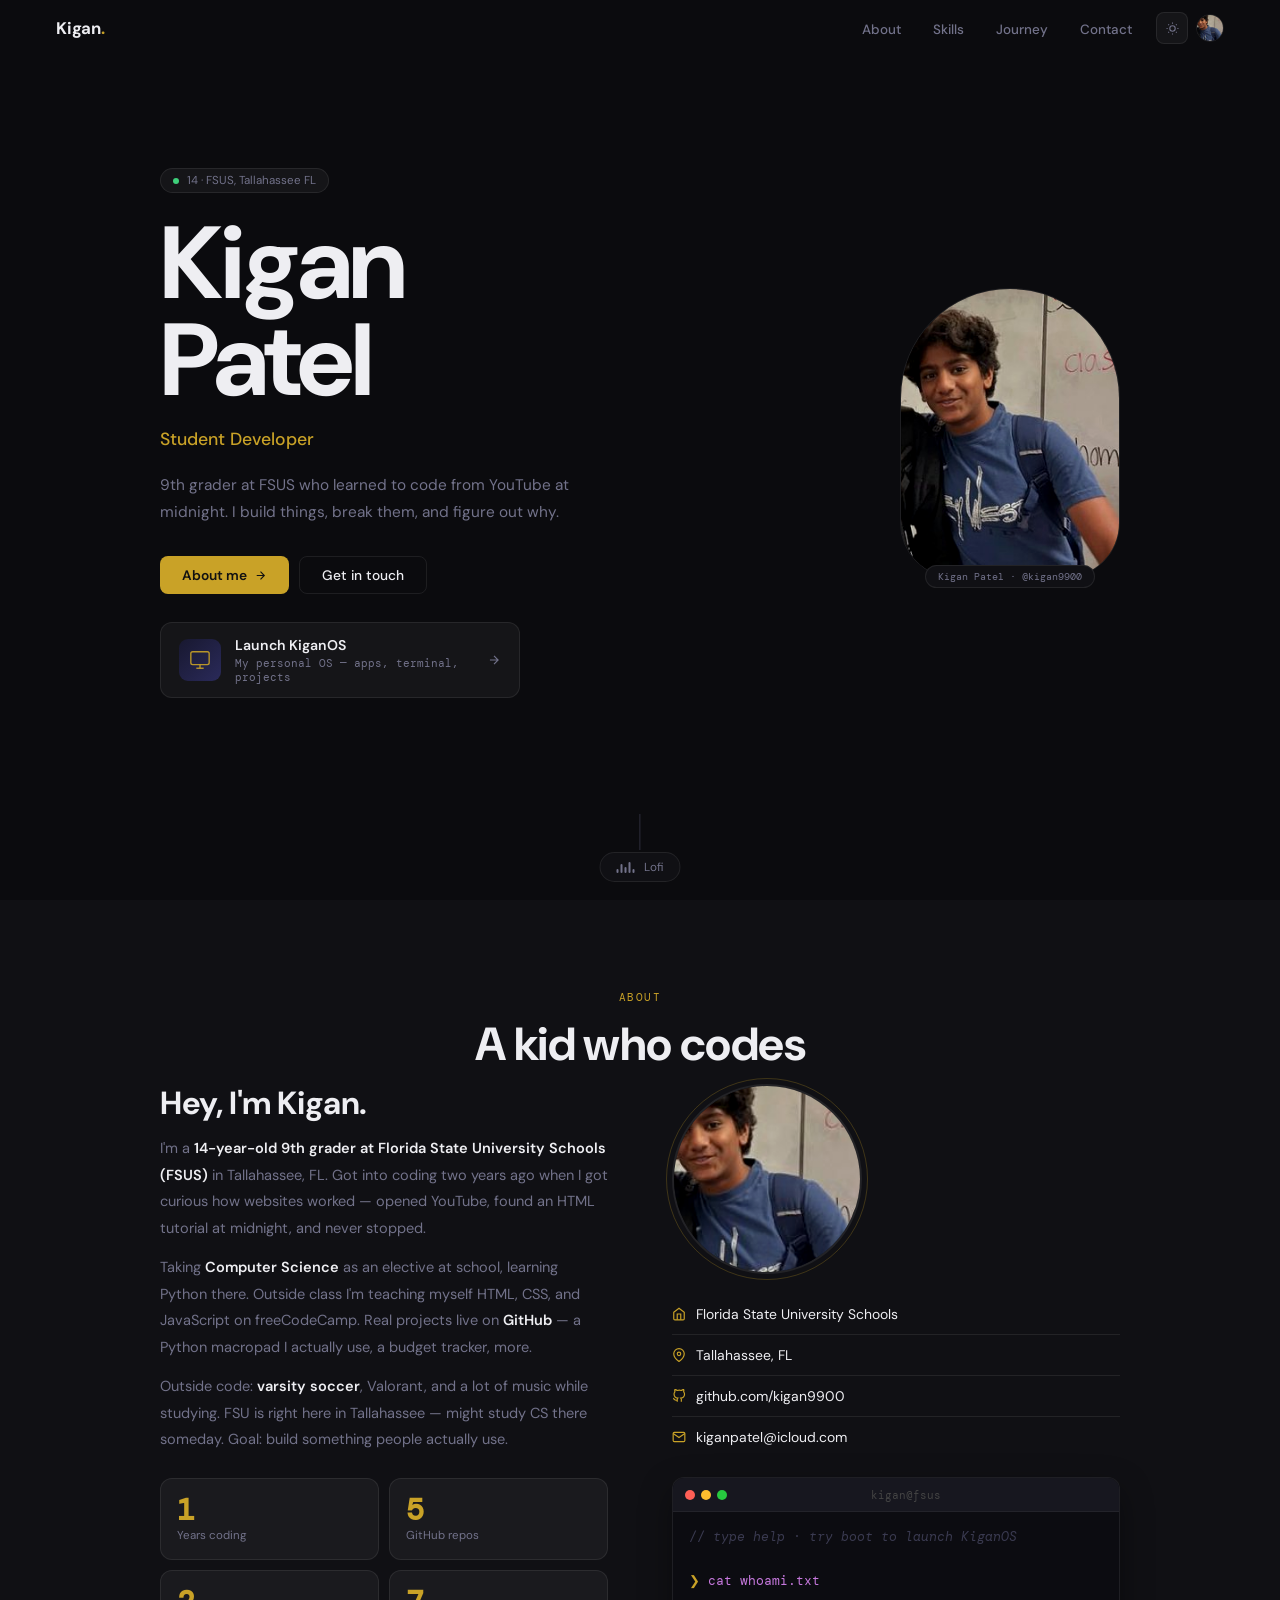
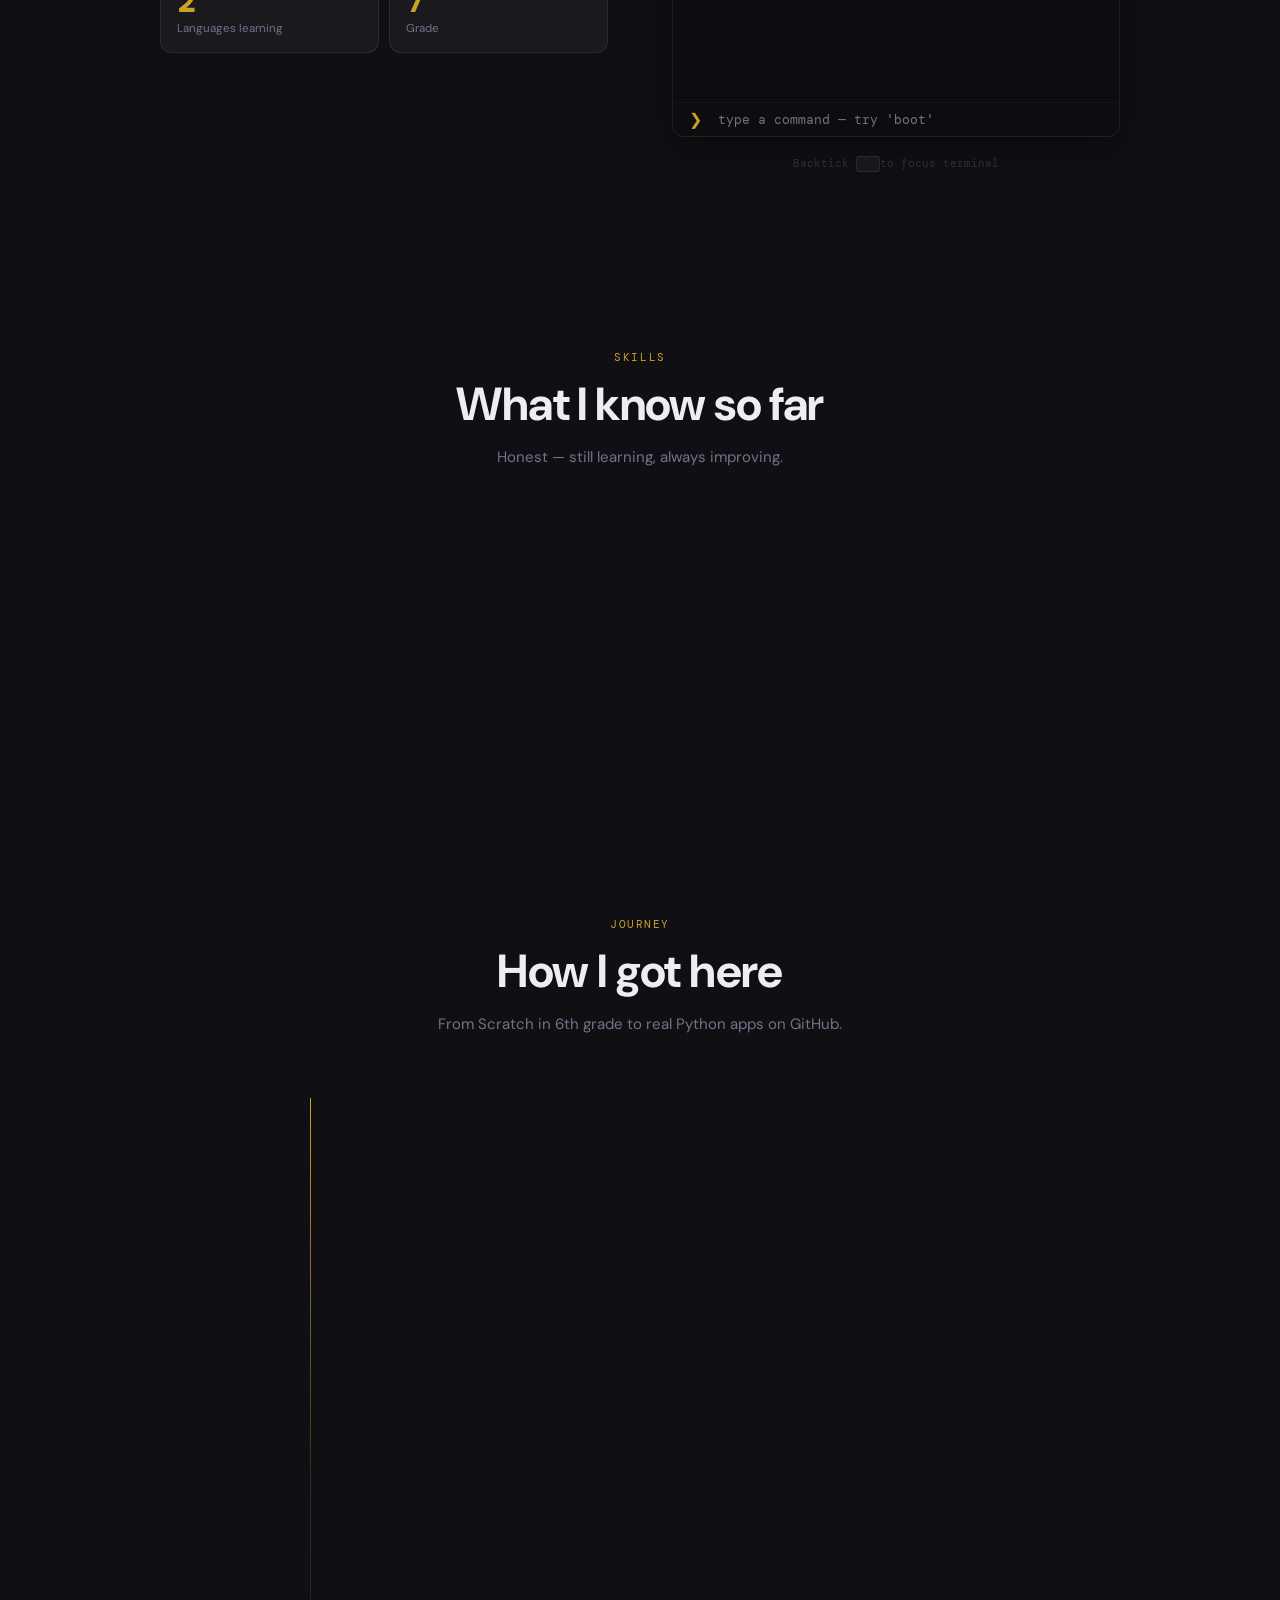
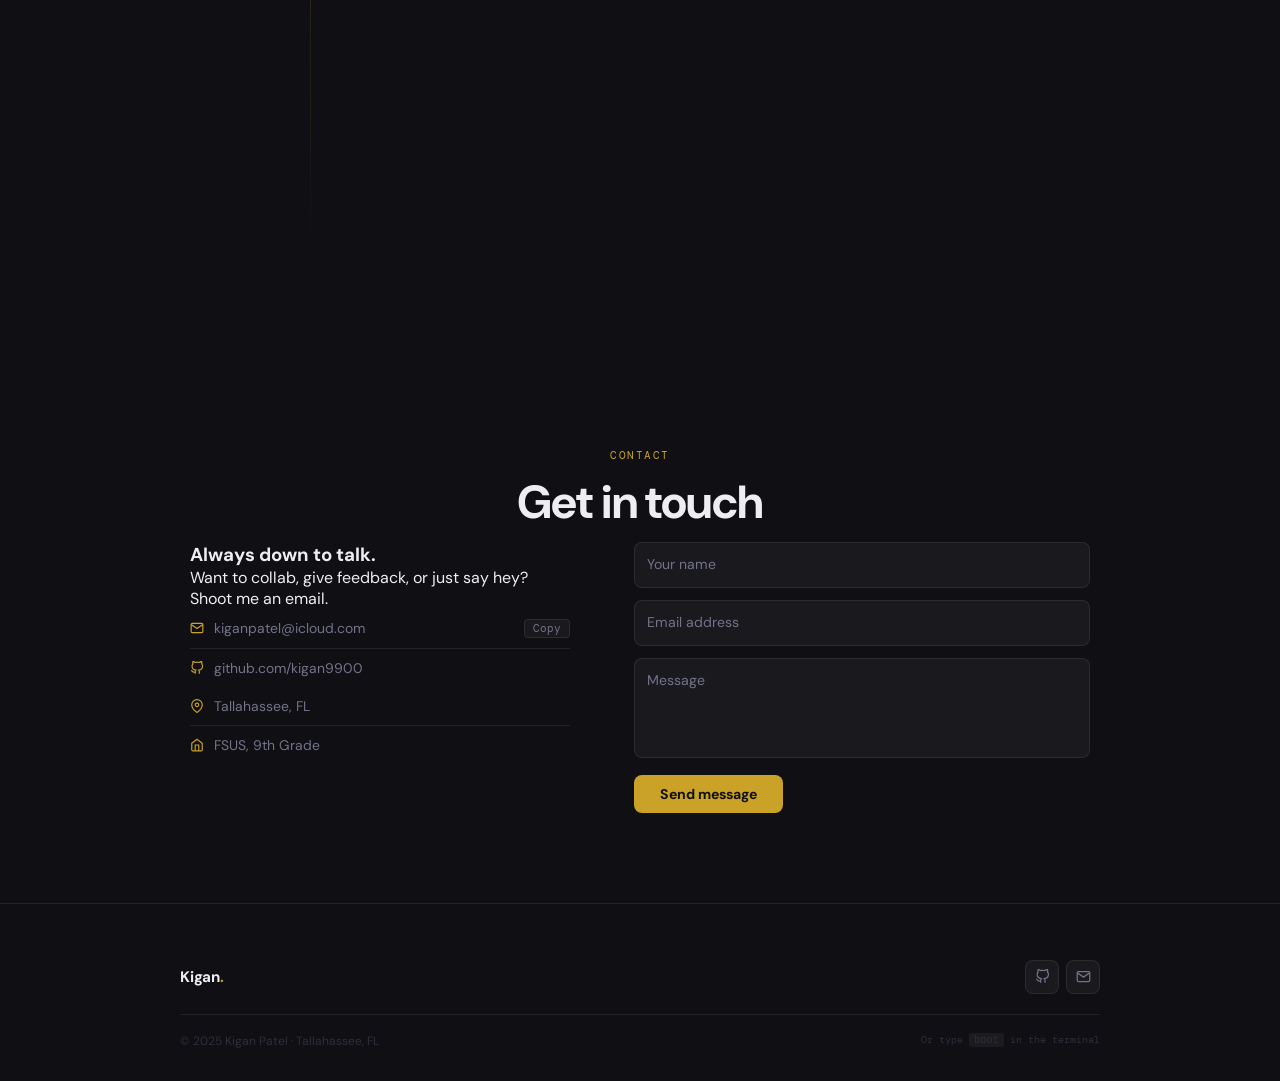
<file: kigan-portfolio.html>
<!DOCTYPE html>
<html lang="en">
<head>
<meta charset="UTF-8">
<meta name="viewport" content="width=device-width, initial-scale=1.0">
<title>Kigan Patel</title>
<link href="https://fonts.googleapis.com/css2?family=DM+Sans:ital,opsz,wght@0,9..40,300;0,9..40,400;0,9..40,500;0,9..40,600;0,9..40,700;1,9..40,300;1,9..40,400&family=DM+Mono:wght@400;500&display=swap" rel="stylesheet">
<style>
:root {
  --bg:#0b0b0e; --bg2:#101014; --surface:rgba(255,255,255,.042);
  --border:rgba(255,255,255,.08); --bh:rgba(255,255,255,.15);
  --text:#eeeef2; --muted:#72728a; --faint:#2e2e3c;
  --accent:#c9a227; --accent-glow:rgba(201,162,39,.18);
  --green:#3ecf7a; --red:#e05555;
  --r:12px; --rs:8px; --mono:"DM Mono",monospace;
}
body.light {
  --bg:#f6f6f3; --bg2:#efefeb; --surface:rgba(0,0,0,.035);
  --border:rgba(0,0,0,.08); --bh:rgba(0,0,0,.15);
  --text:#111118; --muted:#5e5e70; --faint:#d0d0dc;
  --accent-glow:rgba(201,162,39,.12);
}
*,*::before,*::after{margin:0;padding:0;box-sizing:border-box;}
html{scroll-behavior:smooth;}
body{font-family:"DM Sans",sans-serif;background:var(--bg);color:var(--text);overflow-x:hidden;transition:background .3s,color .3s;}
a{color:inherit;text-decoration:none;}
button{font-family:inherit;cursor:pointer;}
img{display:block;}
::selection{background:var(--accent);color:#111;}
svg{display:block;flex-shrink:0;}
@media(prefers-reduced-motion:reduce){*,*::before,*::after{animation-duration:.01ms!important;transition-duration:.01ms!important;}}

/* scroll progress */
#spbar{position:fixed;top:0;left:0;height:2px;width:0;background:var(--accent);z-index:9999;pointer-events:none;}

/* NAV */
#nav{
  position:fixed;top:0;left:0;right:0;z-index:800;height:56px;
  display:flex;align-items:center;padding:0 clamp(16px,5vw,56px);
  transition:background .3s,box-shadow .3s,transform .35s;
}
#nav.sc{background:rgba(11,11,14,.88);backdrop-filter:blur(18px);box-shadow:0 1px 0 var(--border);}
body.light #nav.sc{background:rgba(246,246,243,.9);}
#nav.hd{transform:translateY(-100%);}
.n-logo{font-size:1.05rem;font-weight:700;letter-spacing:-.2px;margin-right:auto;}
.n-logo span{color:var(--accent);}
.n-links{display:flex;gap:clamp(18px,2.5vw,32px);list-style:none;margin-right:24px;}
.n-links a{font-size:.84rem;font-weight:500;color:var(--muted);position:relative;padding-bottom:2px;transition:color .2s;}
.n-links a::after{content:'';position:absolute;bottom:0;left:0;width:0;height:1px;background:var(--accent);transition:width .2s;}
.n-links a:hover{color:var(--text);}
.n-links a:hover::after{width:100%;}
.n-right{display:flex;align-items:center;gap:8px;}
.n-ib{width:32px;height:32px;border-radius:var(--rs);background:var(--surface);border:1px solid var(--border);display:flex;align-items:center;justify-content:center;color:var(--muted);transition:border-color .2s,color .2s;}
.n-ib:hover{border-color:var(--bh);color:var(--text);}
.n-av{width:28px;height:28px;border-radius:50%;object-fit:cover;border:1.5px solid var(--border);cursor:pointer;transition:border-color .2s;}
.n-av:hover{border-color:var(--accent);}
.hbg{display:none;flex-direction:column;gap:4px;width:32px;height:32px;align-items:center;justify-content:center;background:none;border:none;}
.hbg span{width:18px;height:1.5px;background:var(--text);border-radius:2px;transition:transform .2s,opacity .2s;}
.hbg.open span:nth-child(1){transform:translateY(5.5px) rotate(45deg);}
.hbg.open span:nth-child(2){opacity:0;}
.hbg.open span:nth-child(3){transform:translateY(-5.5px) rotate(-45deg);}
@media(max-width:640px){.n-links{display:none;}.hbg{display:flex;}}
#mnav{display:none;position:fixed;inset:0;background:var(--bg);z-index:799;flex-direction:column;align-items:center;justify-content:center;gap:28px;}
#mnav.on{display:flex;}
#mnav a{font-size:1.7rem;font-weight:700;color:var(--muted);transition:color .2s;}
#mnav a:hover{color:var(--text);}

/* SECTIONS */
section{padding:clamp(80px,10vh,140px) clamp(16px,6vw,72px);display:flex;flex-direction:column;align-items:center;}
.sec-label{font-family:var(--mono);font-size:.68rem;letter-spacing:.14em;text-transform:uppercase;color:var(--accent);margin-bottom:10px;}
.sec-title{font-size:clamp(1.9rem,4vw,2.9rem);font-weight:700;letter-spacing:-.6px;text-align:center;margin-bottom:10px;}
.sec-sub{font-size:.94rem;color:var(--muted);text-align:center;max-width:460px;line-height:1.75;margin-bottom:52px;}

/* REVEAL */
.rv{opacity:0;transform:translateY(20px);transition:opacity .55s ease,transform .55s ease;}
.rv.on{opacity:1;transform:none;}
.rvl{opacity:0;transform:translateX(-20px);transition:opacity .55s ease,transform .55s ease;}
.rvl.on{opacity:1;transform:none;}
.rvr{opacity:0;transform:translateX(20px);transition:opacity .55s ease,transform .55s ease;}
.rvr.on{opacity:1;transform:none;}
.d1{transition-delay:.08s;}.d2{transition-delay:.16s;}.d3{transition-delay:.24s;}.d4{transition-delay:.32s;}

/* HERO */
#hero{min-height:100vh;padding-top:56px;justify-content:center;background:var(--bg);}
.hero-wrap{display:grid;grid-template-columns:1fr auto;gap:clamp(40px,6vw,100px);align-items:center;max-width:960px;width:100%;}
@media(max-width:680px){.hero-wrap{grid-template-columns:1fr;}.hero-photo-col{display:none;}}

.hero-badge{display:inline-flex;align-items:center;gap:8px;padding:4px 12px;border-radius:100px;border:1px solid var(--border);background:var(--surface);font-size:.72rem;color:var(--muted);margin-bottom:22px;}
.sdot{width:6px;height:6px;border-radius:50%;background:var(--green);animation:sdot 2.4s ease infinite;}
@keyframes sdot{0%,100%{opacity:1;box-shadow:0 0 0 0 rgba(62,207,122,.35);}50%{opacity:.6;box-shadow:0 0 0 5px rgba(62,207,122,0);}}
.hero-name{font-size:clamp(3.2rem,8vw,6.5rem);font-weight:700;letter-spacing:-3px;line-height:.95;margin-bottom:14px;}
.hero-role-clip{overflow:hidden;height:clamp(22px,3vw,30px);margin-bottom:18px;}
.hero-roles{display:flex;flex-direction:column;animation:hrole 10s ease infinite;}
.hero-roles span{font-size:clamp(.9rem,1.8vw,1.1rem);font-weight:500;color:var(--accent);height:clamp(22px,3vw,30px);display:flex;align-items:center;}
@keyframes hrole{0%,20%{transform:translateY(0);}25%,45%{transform:translateY(-25%);}50%,70%{transform:translateY(-50%);}75%,95%{transform:translateY(-75%);}100%{transform:translateY(0);}}
.hero-desc{font-size:.96rem;color:var(--muted);line-height:1.78;max-width:480px;margin-bottom:30px;}
.hero-btns{display:flex;gap:10px;flex-wrap:wrap;margin-bottom:28px;}
.btn-p{padding:9px 22px;border-radius:var(--rs);background:var(--accent);color:#111;font-weight:600;font-size:.86rem;border:none;display:inline-flex;align-items:center;gap:7px;transition:opacity .2s,transform .2s;}
.btn-p:hover{opacity:.85;transform:translateY(-1px);}
.btn-g{padding:9px 22px;border-radius:var(--rs);border:1px solid var(--border);color:var(--text);font-weight:500;font-size:.86rem;background:none;display:inline-flex;align-items:center;gap:7px;transition:border-color .2s,background .2s,transform .2s;}
.btn-g:hover{border-color:var(--bh);background:var(--surface);transform:translateY(-1px);}

/* OS PROMPT CARD — prominent, makes the OS feature obvious */
.os-card{
  display:inline-flex;align-items:center;gap:14px;
  background:var(--surface);border:1px solid var(--border);
  border-radius:var(--r);padding:13px 18px;cursor:pointer;
  transition:border-color .25s,background .25s,transform .2s;
  max-width:360px;
}
.os-card:hover{border-color:rgba(201,162,39,.5);background:rgba(201,162,39,.05);transform:translateY(-1px);}
.os-card-icon{width:42px;height:42px;border-radius:9px;display:flex;align-items:center;justify-content:center;flex-shrink:0;background:linear-gradient(135deg,#181830,#2a2a5a);}
.os-card-text{text-align:left;}
.os-card-title{font-size:.88rem;font-weight:600;color:var(--text);margin-bottom:2px;}
.os-card-sub{font-size:.7rem;color:var(--muted);font-family:var(--mono);}
.os-card-arrow{margin-left:auto;color:var(--muted);flex-shrink:0;}

/* Hero photo */
.hero-photo-col{position:relative;display:flex;align-items:center;justify-content:center;}
.hero-photo{width:220px;height:290px;border-radius:110px 110px 55px 55px;object-fit:cover;object-position:top center;border:1px solid var(--border);filter:contrast(1.06) saturate(.92);}
.hero-photo-caption{position:absolute;bottom:-10px;left:50%;transform:translateX(-50%);background:var(--bg2);border:1px solid var(--border);border-radius:100px;padding:4px 12px;font-size:.65rem;font-family:var(--mono);color:var(--muted);white-space:nowrap;}

/* scroll cue */
.scroll-cue{position:absolute;bottom:32px;left:50%;transform:translateX(-50%);display:flex;flex-direction:column;align-items:center;gap:5px;color:var(--faint);font-size:.65rem;letter-spacing:.1em;text-transform:uppercase;transition:opacity .3s;}
.sc-line{width:1px;height:36px;background:var(--faint);position:relative;overflow:hidden;}
.sc-line::after{content:'';position:absolute;top:-100%;left:0;width:1px;height:55%;background:var(--accent);animation:scdrop 1.8s ease infinite;}
@keyframes scdrop{to{top:200%;}}

/* ABOUT */
#about{background:var(--bg2);}
.about-grid{display:grid;grid-template-columns:1fr 1fr;gap:clamp(32px,5vw,72px);max-width:960px;width:100%;align-items:start;}
@media(max-width:720px){.about-grid{grid-template-columns:1fr;}}
.about-text h3{font-size:clamp(1.4rem,3vw,2rem);font-weight:700;letter-spacing:-.4px;margin-bottom:14px;line-height:1.2;}
.about-text p{font-size:.91rem;color:var(--muted);line-height:1.82;margin-bottom:13px;}
.about-text strong{color:var(--text);font-weight:600;}
.stat-grid{display:grid;grid-template-columns:1fr 1fr;gap:10px;margin-top:24px;}
.stat-card{background:var(--surface);border:1px solid var(--border);border-radius:var(--r);padding:16px;transition:border-color .2s;}
.stat-card:hover{border-color:var(--bh);}
.stat-num{font-size:1.9rem;font-weight:700;color:var(--accent);line-height:1;font-family:var(--mono);}
.stat-label{font-size:.72rem;color:var(--muted);margin-top:3px;}

/* About right col */
.about-right{display:flex;flex-direction:column;gap:20px;}
.about-photo-wrap{position:relative;display:inline-block;align-self:flex-start;}
.about-photo{width:190px;height:190px;border-radius:50%;object-fit:cover;object-position:top center;border:2px solid var(--border);filter:contrast(1.06) saturate(.9);display:block;}
.about-photo-ring{position:absolute;inset:-6px;border-radius:50%;border:1px solid rgba(201,162,39,.25);pointer-events:none;}
.info-list{display:flex;flex-direction:column;}
.info-item{display:flex;align-items:center;gap:10px;padding:11px 0;border-bottom:1px solid var(--border);font-size:.87rem;color:var(--muted);}
.info-item:last-child{border-bottom:none;}
.info-item svg{color:var(--accent);}
.info-item span{color:var(--text);}

/* TERMINAL */
.terminal{background:#0c0c11;border:1px solid rgba(255,255,255,.08);border-radius:var(--r);overflow:hidden;box-shadow:0 12px 32px rgba(0,0,0,.35);}
.term-bar{height:34px;background:#17171f;display:flex;align-items:center;padding:0 12px;gap:6px;border-bottom:1px solid rgba(255,255,255,.05);}
.ttb{width:10px;height:10px;border-radius:50%;}
.ttb-r{background:#ff5f56;}.ttb-y{background:#ffbd2e;}.ttb-g{background:#27c93f;}
.term-title-txt{margin:0 auto;font-family:var(--mono);font-size:.68rem;color:#444;padding-right:28px;}
.term-out{padding:14px 16px;font-family:var(--mono);font-size:.8rem;line-height:1.72;color:#aaa;min-height:190px;max-height:300px;overflow-y:auto;}
.term-out::-webkit-scrollbar{width:3px;}.term-out::-webkit-scrollbar-thumb{background:rgba(255,255,255,.08);}
.t-prompt{color:var(--accent);}.t-dim{color:#3a3a50;font-style:italic;}.t-out{color:#3ecf7a;}.t-str{color:#7ec8e3;}.t-err{color:#e05555;}.t-cmd{color:#c678dd;}
.term-in-row{display:flex;align-items:center;gap:8px;padding:6px 16px;border-top:1px solid rgba(255,255,255,.04);}
#term-input{background:transparent;border:none;outline:none;color:#aaa;font-family:var(--mono);font-size:.8rem;flex:1;caret-color:var(--accent);}

/* SKILLS */
#skills{}
.skills-wrap{max-width:900px;width:100%;}
.skill-rings{display:flex;flex-wrap:wrap;gap:clamp(14px,2.5vw,28px);justify-content:center;margin-bottom:44px;}
.skill-ring{display:flex;flex-direction:column;align-items:center;gap:8px;}
.ring-svg{width:84px;height:84px;transform:rotate(-90deg);}
.ring-bg{fill:none;stroke:var(--surface);stroke-width:5;}
.ring-fg{fill:none;stroke:var(--accent);stroke-width:5;stroke-linecap:round;stroke-dasharray:238;stroke-dashoffset:238;transition:stroke-dashoffset 1.3s cubic-bezier(.4,0,.2,1);}
.ring-label{font-size:.72rem;font-weight:600;color:var(--muted);}
.tech-grid{display:grid;grid-template-columns:repeat(auto-fill,minmax(86px,1fr));gap:7px;}
.tech-chip{background:var(--surface);border:1px solid var(--border);border-radius:var(--rs);padding:11px 8px;display:flex;flex-direction:column;align-items:center;gap:6px;font-size:.7rem;font-weight:600;color:var(--muted);transition:border-color .2s,color .2s,transform .2s;}
.tech-chip:hover{border-color:var(--bh);color:var(--text);transform:translateY(-2px);}

/* JOURNEY */
#journey{background:var(--bg2);}
.timeline{max-width:660px;width:100%;position:relative;}
.timeline::before{content:'';position:absolute;left:0;top:8px;bottom:8px;width:1px;background:linear-gradient(to bottom,var(--accent),rgba(201,162,39,.2),transparent);}
.tli{padding-left:clamp(18px,3vw,34px);position:relative;margin-bottom:34px;}
.tli:last-child{margin-bottom:0;}
.tl-dot{position:absolute;left:-4px;top:6px;width:9px;height:9px;border-radius:50%;background:var(--accent);box-shadow:0 0 0 3px var(--bg2);}
.tl-date{font-family:var(--mono);font-size:.68rem;color:var(--accent);margin-bottom:3px;}
.tl-role{font-size:.97rem;font-weight:700;margin-bottom:2px;}
.tl-org{font-size:.81rem;color:var(--muted);margin-bottom:7px;}
.tl-desc{font-size:.84rem;color:var(--muted);line-height:1.74;}
.tl-tags{display:flex;flex-wrap:wrap;gap:5px;margin-top:9px;}
.tl-tag{background:var(--surface);border:1px solid var(--border);padding:2px 8px;border-radius:100px;font-size:.66rem;color:var(--muted);font-family:var(--mono);}

/* CONTACT */
#contact{}
.contact-grid{display:grid;grid-template-columns:1fr 1.2fr;gap:clamp(32px,5vw,72px);max-width:900px;width:100%;}
@media(max-width:720px){.contact-grid{grid-template-columns:1fr;}}
.contact-info h3{font-size:clamp(1.3rem,2.8vw,1.85rem);font-weight:700;letter-spacing:-.4px;margin-bottom:10px;line-height:1.25;}
.contact-info p{font-size:.88rem;color:var(--muted);line-height:1.74;margin-bottom:22px;}
.clink{display:flex;align-items:center;gap:10px;padding:10px 0;border-bottom:1px solid var(--border);font-size:.87rem;color:var(--muted);transition:color .2s;}
.clink:last-of-type{border-bottom:none;}
.clink:hover{color:var(--text);}
.clink svg{color:var(--accent);}
.copy-btn{margin-left:auto;font-size:.66rem;background:var(--surface);border:1px solid var(--border);padding:2px 8px;border-radius:4px;color:var(--muted);font-family:var(--mono);transition:border-color .2s,color .2s;}
.copy-btn:hover{border-color:var(--bh);color:var(--text);}
.cform{display:flex;flex-direction:column;gap:12px;}
.field{position:relative;}
.field input,.field textarea{width:100%;background:var(--surface);border:1px solid var(--border);border-radius:var(--rs);padding:19px 13px 7px;color:var(--text);font-family:"DM Sans",sans-serif;font-size:.88rem;outline:none;resize:none;transition:border-color .2s;}
.field input:focus,.field textarea:focus{border-color:var(--accent);}
.field label{position:absolute;top:13px;left:13px;font-size:.88rem;color:var(--muted);pointer-events:none;transition:top .18s,font-size .18s,color .18s;}
.field input:focus+label,.field input:not(:placeholder-shown)+label,.field textarea:focus+label,.field textarea:not(:placeholder-shown)+label{top:5px;font-size:.64rem;color:var(--accent);}
.field input::placeholder,.field textarea::placeholder{color:transparent;}
.field textarea{min-height:100px;}
.field-err{font-size:.7rem;color:var(--red);margin-top:2px;display:none;}
.field.err input,.field.err textarea{border-color:var(--red);}
.field.err .field-err{display:block;}
.btn-sub{padding:10px 26px;border-radius:var(--rs);background:var(--accent);color:#111;font-weight:700;font-size:.88rem;border:none;align-self:flex-start;transition:opacity .2s,transform .2s;}
.btn-sub:hover{opacity:.86;transform:translateY(-1px);}

/* FOOTER */
footer{background:var(--bg2);padding:clamp(32px,5vw,56px) clamp(16px,6vw,72px) clamp(16px,3vw,32px);border-top:1px solid var(--border);}
.footer-inner{max-width:920px;margin:0 auto;}
.footer-top{display:flex;align-items:center;justify-content:space-between;flex-wrap:wrap;gap:16px;margin-bottom:20px;}
.f-logo{font-size:.95rem;font-weight:700;letter-spacing:-.2px;}
.f-logo span{color:var(--accent);}
.f-links{display:flex;gap:7px;}
.f-link{width:34px;height:34px;border-radius:var(--rs);background:var(--surface);border:1px solid var(--border);display:flex;align-items:center;justify-content:center;color:var(--muted);transition:border-color .2s,color .2s;}
.f-link:hover{border-color:var(--bh);color:var(--text);}
.footer-bot{padding-top:18px;border-top:1px solid var(--border);display:flex;justify-content:space-between;flex-wrap:wrap;gap:8px;}
.f-copy{font-size:.75rem;color:var(--faint);}
.f-tip{font-family:var(--mono);font-size:.65rem;color:var(--faint);}

/* UI WIDGETS */
#toasts{position:fixed;bottom:18px;right:18px;z-index:9000;display:flex;flex-direction:column;gap:7px;align-items:flex-end;}
.toast{background:var(--bg2);border:1px solid var(--border);border-left:2px solid var(--accent);padding:9px 14px;border-radius:var(--rs);font-size:.8rem;animation:tin .3s ease;max-width:260px;}
.toast.out{animation:tout .25s ease forwards;}
@keyframes tin{from{opacity:0;transform:translateX(14px);}to{opacity:1;transform:none;}}
@keyframes tout{to{opacity:0;transform:translateX(14px);}}

#btt{position:fixed;bottom:18px;left:18px;z-index:9000;width:34px;height:34px;border-radius:var(--rs);background:var(--surface);border:1px solid var(--border);color:var(--muted);display:flex;align-items:center;justify-content:center;opacity:0;pointer-events:none;transition:opacity .3s,border-color .2s,color .2s;}
#btt.on{opacity:1;pointer-events:all;}
#btt:hover{border-color:var(--bh);color:var(--text);}

/* MUSIC PLAYER */
#player{position:fixed;bottom:18px;left:50%;transform:translateX(-50%) translateY(54px);max-width:calc(100vw - 80px);background:var(--bg2);border:1px solid var(--border);border-radius:100px;padding:6px 16px;display:flex;align-items:center;gap:9px;font-size:.73rem;color:var(--muted);z-index:8990;opacity:0;pointer-events:none;transition:opacity .4s,transform .4s;}
#player.on{opacity:1;transform:translateX(-50%) translateY(0);pointer-events:all;}
.pbars{display:flex;align-items:flex-end;gap:2px;height:12px;cursor:pointer;}
.pb{width:2px;border-radius:1px;background:var(--muted);}
.pbars.playing .pb{background:var(--accent);animation:pba .95s ease infinite alternate;}
.pb:nth-child(1){height:4px;} .pb:nth-child(2){height:9px;animation-delay:.14s;}
.pb:nth-child(3){height:6px;animation-delay:.28s;} .pb:nth-child(4){height:11px;animation-delay:.07s;}
.pb:nth-child(5){height:4px;animation-delay:.21s;}
@keyframes pba{to{transform:scaleY(.28);}}
#plabel{cursor:pointer;user-select:none;}

/* KONAMI */
#keg{position:fixed;inset:0;z-index:99999;background:rgba(0,0,0,.9);display:none;flex-direction:column;align-items:center;justify-content:center;gap:10px;}
#keg.on{display:flex;}
#keg h2{font-size:2rem;font-weight:700;color:var(--accent);}
#keg p{color:var(--muted);font-size:.88rem;}
#keg code{font-family:var(--mono);font-size:.74rem;color:#444;}
#keg button{margin-top:10px;padding:7px 18px;border-radius:var(--rs);background:none;border:1px solid var(--border);color:var(--muted);}

/* ══════════════ KIGAN OS ══════════════ */
#kos{position:fixed;inset:0;z-index:8999;display:none;flex-direction:column;}
#kos.on{display:flex;}

/* Boot */
#kboot{position:absolute;inset:0;background:#0f0f12;display:flex;flex-direction:column;align-items:center;justify-content:center;gap:28px;z-index:10;}
#kboot.done{display:none;}
.boot-k{font-size:68px;font-weight:800;color:#fff;letter-spacing:-4px;}
.boot-k span{color:var(--accent);}
.boot-bar{width:160px;height:3px;background:#222;border-radius:2px;overflow:hidden;}
.boot-fill{height:100%;width:0;background:var(--accent);transition:width .07s linear;}
.boot-msg{font-family:var(--mono);font-size:.68rem;color:#444;letter-spacing:.1em;}

/* Login */
#klogin{position:absolute;inset:0;background:#0f0f12;display:none;flex-direction:column;align-items:center;justify-content:center;gap:14px;z-index:9;}
#klogin.on{display:flex;}
.kl-av{width:82px;height:82px;border-radius:50%;object-fit:cover;object-position:top center;border:2px solid rgba(255,255,255,.15);}
.kl-name{color:#fff;font-size:1.1rem;font-weight:600;}
.kl-sub{color:#484860;font-size:.78rem;font-family:var(--mono);margin-top:-6px;}
.kl-btn{padding:8px 22px;border-radius:100px;background:rgba(255,255,255,.1);border:1px solid rgba(255,255,255,.18);color:#fff;font-size:.84rem;transition:background .2s;}
.kl-btn:hover{background:rgba(255,255,255,.18);}

/* Menubar */
#kbar{height:26px;background:rgba(0,0,0,.62);backdrop-filter:blur(20px);display:none;align-items:center;padding:0 14px;gap:14px;font-size:12px;font-weight:500;color:rgba(255,255,255,.85);border-bottom:1px solid rgba(255,255,255,.07);flex-shrink:0;user-select:none;z-index:100;}
#kbar.on{display:flex;}
.kb-logo{font-weight:800;font-size:14px;}
#kb-app{opacity:.65;font-size:12px;}
.kb-sp{flex:1;}
.kb-clock{font-family:var(--mono);font-size:11px;opacity:.72;}
.kb-exit{padding:1px 8px;border-radius:3px;background:rgba(224,85,85,.22);border:1px solid rgba(224,85,85,.35);color:#fff;font-size:11px;cursor:pointer;transition:background .2s;}
.kb-exit:hover{background:rgba(224,85,85,.4);}

/* Desktop */
#kdesk{flex:1;position:relative;overflow:hidden;display:none;}
#kdesk.on{display:block;}
.kwall{position:absolute;inset:0;background:linear-gradient(135deg,#0f0c29 0%,#1a1a3e 50%,#0c1129 100%);}

/* Desktop icons */
#kicons{position:absolute;top:18px;left:18px;display:flex;flex-direction:column;gap:8px;z-index:50;}
.ki{display:flex;flex-direction:column;align-items:center;gap:5px;padding:8px;border-radius:8px;cursor:default;transition:background .15s;user-select:none;width:66px;}
.ki:hover{background:rgba(255,255,255,.08);}
.ki-icon{width:44px;height:44px;border-radius:11px;display:flex;align-items:center;justify-content:center;}
.ki-label{font-size:10px;color:rgba(255,255,255,.78);text-align:center;line-height:1.2;}

/* Windows */
#kwins{position:absolute;inset:0;pointer-events:none;}
.kwin{position:absolute;background:rgba(18,18,26,.96);backdrop-filter:blur(24px);border:1px solid rgba(255,255,255,.1);border-radius:11px;box-shadow:0 22px 64px rgba(0,0,0,.65);display:none;flex-direction:column;pointer-events:all;min-width:260px;min-height:180px;overflow:hidden;}
.kwin.on{display:flex;}
.kwbar{height:36px;background:rgba(255,255,255,.03);display:flex;align-items:center;padding:0 12px;cursor:move;user-select:none;flex-shrink:0;border-bottom:1px solid rgba(255,255,255,.06);}
.kwbtn{display:flex;gap:6px;margin-right:10px;}
.kwb{width:11px;height:11px;border-radius:50%;cursor:pointer;transition:filter .15s;}
.kwb:hover{filter:brightness(1.1);}
.kwbr{background:#ff5f56;}.kwby{background:#ffbd2e;}.kwbg{background:#27c93f;}
.kwtitle{flex:1;text-align:center;font-size:12px;color:rgba(255,255,255,.45);font-weight:500;pointer-events:none;}
.kbody{flex:1;overflow-y:auto;padding:16px;color:#d4d4e8;font-size:13px;line-height:1.6;}
.kbody::-webkit-scrollbar{width:3px;}.kbody::-webkit-scrollbar-thumb{background:rgba(255,255,255,.1);}

/* OS components */
.os-label{font-family:var(--mono);font-size:9px;letter-spacing:.12em;text-transform:uppercase;color:rgba(255,255,255,.28);margin:0 0 9px;}
.os-row{display:flex;align-items:flex-start;gap:8px;padding:8px 0;border-bottom:1px solid rgba(255,255,255,.05);font-size:12px;}
.os-row:last-child{border-bottom:none;}
.os-rl{color:rgba(255,255,255,.3);width:84px;flex-shrink:0;}
.os-rv{color:#d4d4e8;line-height:1.45;}
.os-tag{display:inline-block;background:rgba(201,162,39,.12);border:1px solid rgba(201,162,39,.22);color:#c9a227;padding:1px 8px;border-radius:100px;font-size:10px;margin:2px 2px 2px 0;}

.os-proj{border:1px solid rgba(255,255,255,.07);border-radius:8px;padding:12px;margin-bottom:9px;transition:border-color .18s,transform .15s;}
.os-proj:hover{border-color:rgba(201,162,39,.3);transform:translateX(2px);}
.os-pname{font-weight:700;font-size:12px;color:#ebebf5;margin-bottom:3px;display:flex;justify-content:space-between;align-items:center;}
.os-pdesc{font-size:11px;color:rgba(255,255,255,.37);line-height:1.5;margin-bottom:7px;}
.os-ptags{display:flex;flex-wrap:wrap;gap:4px;margin-bottom:7px;}
.os-ptag{background:rgba(255,255,255,.06);color:rgba(255,255,255,.37);padding:1px 6px;border-radius:100px;font-size:9px;}
.os-plink{font-size:10px;color:#c9a227;font-family:var(--mono);border:1px solid rgba(201,162,39,.25);padding:2px 9px;border-radius:100px;display:inline-block;transition:background .18s;}
.os-plink:hover{background:rgba(201,162,39,.1);}

.os-sbar{margin-bottom:11px;}
.os-sbh{display:flex;justify-content:space-between;font-size:11px;color:rgba(255,255,255,.4);margin-bottom:4px;}
.os-sbt{height:4px;background:rgba(255,255,255,.06);border-radius:2px;overflow:hidden;}
.os-sbf{height:100%;background:var(--accent);border-radius:2px;width:0;transition:width 1.1s cubic-bezier(.4,0,.2,1);}

/* CALCULATOR */
.calc-disp{background:#0a0a11;border-radius:6px;padding:10px 13px;font-family:var(--mono);text-align:right;margin-bottom:9px;}
.calc-expr{font-size:.68rem;color:#444;min-height:16px;}
.calc-val{font-size:1.5rem;color:#eee;min-height:32px;overflow:hidden;word-break:break-all;}
.calc-grid{display:grid;grid-template-columns:repeat(4,1fr);gap:5px;}
.cbtn{height:38px;border-radius:6px;border:none;font-size:.86rem;font-weight:500;cursor:pointer;font-family:inherit;transition:filter .1s,transform .1s;}
.cbtn:hover{filter:brightness(1.15);}
.cbtn:active{transform:scale(.94);}
.cb-n{background:rgba(255,255,255,.07);color:#ccc;}
.cb-o{background:rgba(201,162,39,.16);color:#c9a227;}
.cb-eq{background:#c9a227;color:#111;font-weight:700;}
.cb-f{background:rgba(255,255,255,.04);color:#777;}

/* NOTES */
#notes-ta{width:100%;flex:1;background:transparent;border:none;outline:none;color:#d4d4e8;font-family:"DM Sans",sans-serif;font-size:.88rem;line-height:1.74;resize:none;padding:0;}
.notes-tb{display:flex;align-items:center;gap:6px;padding-bottom:9px;margin-bottom:10px;border-bottom:1px solid rgba(255,255,255,.05);flex-shrink:0;flex-wrap:wrap;}
.ntbtn{background:rgba(255,255,255,.05);border:none;border-radius:4px;color:#777;font-size:10px;padding:3px 7px;cursor:pointer;font-family:inherit;transition:background .15s,color .15s;}
.ntbtn:hover{background:rgba(255,255,255,.1);color:#bbb;}
.notes-wc{margin-left:auto;font-family:var(--mono);font-size:9px;color:#333;}

/* FILE BROWSER */
.fb-path{font-family:var(--mono);font-size:9px;color:#444;margin-bottom:8px;padding:5px 7px;background:rgba(255,255,255,.02);border-radius:4px;}
.fb-item{display:flex;align-items:center;gap:7px;padding:7px 7px;border-radius:5px;cursor:pointer;font-size:12px;color:#b4b4c8;transition:background .12s;}
.fb-item:hover{background:rgba(255,255,255,.06);}
.fb-meta{margin-left:auto;font-size:9px;color:#333;font-family:var(--mono);}
.fb-back{font-size:10px;color:#c9a227;font-family:var(--mono);cursor:pointer;margin-bottom:6px;display:inline-flex;align-items:center;gap:3px;}

/* OS TERMINAL WINDOW */
#kterm-out{font-family:var(--mono);font-size:12px;line-height:1.65;background:#0a0a11;flex:1;overflow-y:auto;padding:12px 14px;color:#aaa;}
#kterm-out::-webkit-scrollbar{width:3px;}.kt-p{color:var(--accent);}.kt-o{color:#3ecf7a;}.kt-e{color:#e05555;}
.kterm-inrow{display:flex;align-items:center;gap:7px;padding:4px 14px;border-top:1px solid rgba(255,255,255,.05);background:#0a0a11;flex-shrink:0;}
#kterm-in{background:transparent;border:none;outline:none;color:#aaa;font-family:var(--mono);font-size:12px;flex:1;caret-color:var(--accent);}

/* DOCK */
#kdock{position:absolute;bottom:10px;left:50%;transform:translateX(-50%);background:rgba(255,255,255,.1);backdrop-filter:blur(26px);border:1px solid rgba(255,255,255,.16);border-radius:14px;padding:6px 12px;display:flex;gap:8px;align-items:flex-end;z-index:100;}
.di{width:48px;height:48px;border-radius:11px;display:flex;align-items:center;justify-content:center;cursor:pointer;position:relative;transition:transform .18s cubic-bezier(.175,.885,.32,1.275);}
.di:hover{transform:translateY(-9px) scale(1.12);}
.di-dot{width:3px;height:3px;border-radius:50%;background:rgba(255,255,255,.38);position:absolute;bottom:-6px;left:50%;transform:translateX(-50%);opacity:0;}
.di.run .di-dot{opacity:1;}
.di-tip{position:absolute;bottom:calc(100% + 7px);left:50%;transform:translateX(-50%);background:rgba(0,0,0,.72);color:#fff;font-size:9px;padding:2px 7px;border-radius:3px;white-space:nowrap;opacity:0;pointer-events:none;transition:opacity .15s;}
.di:hover .di-tip{opacity:1;}
</style>
</head>
<body>

<div id="spbar"></div>
<button id="btt" onclick="window.scrollTo({top:0,behavior:'smooth'})"><svg width="13" height="13" viewBox="0 0 24 24" fill="none" stroke="currentColor" stroke-width="2"><path d="M18 15l-6-6-6 6"/></svg></button>
<div id="toasts"></div>
<div id="player"><div class="pbars" id="pbars"><div class="pb"></div><div class="pb"></div><div class="pb"></div><div class="pb"></div><div class="pb"></div></div><span id="plabel">Lofi</span></div>

<div id="keg"><h2>Secret found.</h2><p>Konami Code — respect.</p><code>↑ ↑ ↓ ↓ ← → ← → B A</code><button onclick="document.getElementById('keg').classList.remove('on')">Close</button></div>

<!-- ══════ KIGAN OS ══════ -->
<div id="kos">
  <div id="kboot">
    <div class="boot-k">K<span>.</span></div>
    <div class="boot-bar"><div class="boot-fill" id="bfill"></div></div>
    <div class="boot-msg" id="bmsg">KiganOS</div>
  </div>
  <div id="klogin">
    <img class="kl-av" id="kl-av" src="" alt="Kigan">
    <div class="kl-name">Kigan Patel</div>
    <div class="kl-sub">kigan9900</div>
    <button class="kl-btn" id="klbtn">Log In</button>
  </div>
  <div id="kbar">
    <span class="kb-logo">K.</span>
    <span id="kb-app">Finder</span>
    <div class="kb-sp"></div>
    <span class="kb-clock" id="kbclock"></span>
    <button class="kb-exit" onclick="kosExit()">Exit OS</button>
  </div>
  <div id="kdesk">
    <div class="kwall" id="kwall"></div>
    <div id="kicons"></div>
    <div id="kwins">

      <!-- ABOUT WINDOW -->
      <div class="kwin" id="kw-about" style="width:460px;height:430px;top:48px;left:55px">
        <div class="kwbar"><div class="kwbtn"><div class="kwb kwbr" onclick="wclose('about')"></div><div class="kwb kwby"></div><div class="kwb kwbg"></div></div><div class="kwtitle">About Kigan</div></div>
        <div class="kbody">
          <p class="os-label">Profile</p>
          <div class="os-row"><span class="os-rl">Name</span><span class="os-rv">Kigan Patel <span style="color:#c9a227;font-size:10px">(Marz)</span></span></div>
          <div class="os-row"><span class="os-rl">Age</span><span class="os-rv">14</span></div>
          <div class="os-row"><span class="os-rl">School</span><span class="os-rv">Florida State University Schools (FSUS)</span></div>
          <div class="os-row"><span class="os-rl">Location</span><span class="os-rv">Tallahassee, FL</span></div>
          <div class="os-row"><span class="os-rl">Grade</span><span class="os-rv">9th — 2024/25</span></div>
          <div class="os-row"><span class="os-rl">GitHub</span><span class="os-rv">github.com/kigan9900</span></div>
          <div class="os-row"><span class="os-rl">Email</span><span class="os-rv">kiganpatel@icloud.com</span></div>
          <div class="os-row"><span class="os-rl">Status</span><span class="os-rv" style="color:#3ecf7a">● Learning &amp; building</span></div>
          <div class="os-row"><span class="os-rl">Sports</span><span class="os-rv">Varsity Soccer</span></div>
          <div class="os-row"><span class="os-rl">Games</span><span class="os-rv">Valorant, Roblox</span></div>
          <div class="os-row"><span class="os-rl">Goals</span><span class="os-rv">Learn React → Ship a full app → Study CS</span></div>
          <div style="margin-top:14px"><p class="os-label">Stack</p>
            <span class="os-tag">HTML</span><span class="os-tag">CSS</span><span class="os-tag">JS</span><span class="os-tag">Python</span><span class="os-tag">Git</span>
          </div>
        </div>
      </div>

      <!-- PROJECTS WINDOW -->
      <div class="kwin" id="kw-projects" style="width:500px;height:450px;top:56px;left:155px">
        <div class="kwbar"><div class="kwbtn"><div class="kwb kwbr" onclick="wclose('projects')"></div><div class="kwb kwby"></div><div class="kwb kwbg"></div></div><div class="kwtitle">GitHub Projects</div></div>
        <div class="kbody">
          <p class="os-label">github.com/kigan9900 · 6 repos</p>
          <div class="os-proj"><div class="os-pname">Lifeboard <span style="color:#ffbd2e;font-size:10px">★ 1</span></div><div class="os-pdesc">Python macropad — one click opens Google Classroom, YouTube, etc. Built for daily school use.</div><div class="os-ptags"><span class="os-ptag">Python</span><span class="os-ptag">Desktop App</span><span class="os-ptag">Automation</span></div><a class="os-plink" href="https://github.com/kigan9900/Lifeboard" target="_blank">View →</a></div>
          <div class="os-proj"><div class="os-pname">Personal Budget Manager</div><div class="os-pdesc">Desktop app to track income/expenses with charts, transaction history, and export to CSV.</div><div class="os-ptags"><span class="os-ptag">Python</span><span class="os-ptag">Tkinter</span><span class="os-ptag">Data Viz</span></div><a class="os-plink" href="https://github.com/kigan9900/Personal-Budget-Manager" target="_blank">View →</a></div>
          <div class="os-proj"><div class="os-pname">Login-GUI <span style="color:#ffbd2e;font-size:10px">★ 1 · First project</span></div><div class="os-pdesc">My very first GitHub push. Basic login GUI — not perfect but it's where it all started.</div><div class="os-ptags"><span class="os-ptag">GUI</span><span class="os-ptag">First Project</span></div><a class="os-plink" href="https://github.com/kigan9900/Login-GUI" target="_blank">View →</a></div>
          <div class="os-proj"><div class="os-pname">Portfolio <span style="color:rgba(255,255,255,.2);font-size:10px">★ 1</span></div><div class="os-pdesc">My personal portfolio — the site you're on right now.</div><div class="os-ptags"><span class="os-ptag">TypeScript</span><span class="os-ptag">Web</span></div><a class="os-plink" href="https://github.com/kigan9900/Portfolio" target="_blank">View →</a></div>
        </div>
      </div>

      <!-- SKILLS WINDOW -->
      <div class="kwin" id="kw-skills" style="width:380px;height:390px;top:72px;left:270px">
        <div class="kwbar"><div class="kwbtn"><div class="kwb kwbr" onclick="wclose('skills')"></div><div class="kwb kwby"></div><div class="kwb kwbg"></div></div><div class="kwtitle">Skills</div></div>
        <div class="kbody">
          <p class="os-label">Proficiency</p>
          <div class="os-sbar"><div class="os-sbh"><span>HTML</span><span>80%</span></div><div class="os-sbt"><div class="os-sbf" data-w="80"></div></div></div>
          <div class="os-sbar"><div class="os-sbh"><span>CSS</span><span>72%</span></div><div class="os-sbt"><div class="os-sbf" data-w="72"></div></div></div>
          <div class="os-sbar"><div class="os-sbh"><span>Python</span><span>50%</span></div><div class="os-sbt"><div class="os-sbf" data-w="50"></div></div></div>
          <div class="os-sbar"><div class="os-sbh"><span>JavaScript</span><span>45%</span></div><div class="os-sbt"><div class="os-sbf" data-w="45"></div></div></div>
          <div class="os-sbar"><div class="os-sbh"><span>Git</span><span>40%</span></div><div class="os-sbt"><div class="os-sbf" data-w="40"></div></div></div>
          <p class="os-label" style="margin-top:16px">Education</p>
          <div class="os-row"><span class="os-rl">School</span><span class="os-rv">FSUS, Tallahassee FL</span></div>
          <div class="os-row"><span class="os-rl">CS Class</span><span class="os-rv">Computer Science Elective</span></div>
          <div class="os-row"><span class="os-rl">Self-taught</span><span class="os-rv">2+ years, freeCodeCamp + YouTube</span></div>
          <div class="os-row"><span class="os-rl">Sport</span><span class="os-rv">Varsity Soccer</span></div>
        </div>
      </div>

      <!-- CALCULATOR WINDOW -->
      <div class="kwin" id="kw-calc" style="width:280px;height:380px;top:52px;left:390px">
        <div class="kwbar"><div class="kwbtn"><div class="kwb kwbr" onclick="wclose('calc')"></div><div class="kwb kwby"></div><div class="kwb kwbg"></div></div><div class="kwtitle">Calculator</div></div>
        <div class="kbody" style="padding:12px">
          <div class="calc-disp"><div class="calc-expr" id="calc-expr"></div><div class="calc-val" id="calc-val">0</div></div>
          <div class="calc-grid" id="calc-grid"></div>
        </div>
      </div>

      <!-- NOTES WINDOW -->
      <div class="kwin" id="kw-notes" style="width:400px;height:360px;top:60px;left:180px">
        <div class="kwbar"><div class="kwbtn"><div class="kwb kwbr" onclick="wclose('notes')"></div><div class="kwb kwby"></div><div class="kwb kwbg"></div></div><div class="kwtitle">Notes</div></div>
        <div class="kbody" style="display:flex;flex-direction:column;">
          <div class="notes-tb">
            <button class="ntbtn" onclick="noteFmt('bold')"><b>B</b></button>
            <button class="ntbtn" onclick="noteFmt('italic')"><i>I</i></button>
            <button class="ntbtn" onclick="clearNotes()">Clear</button>
            <span class="notes-wc" id="notes-wc">0 words</span>
          </div>
          <textarea id="notes-ta" placeholder="Start typing..."></textarea>
        </div>
      </div>

      <!-- FILE BROWSER WINDOW -->
      <div class="kwin" id="kw-files" style="width:360px;height:360px;top:66px;left:220px">
        <div class="kwbar"><div class="kwbtn"><div class="kwb kwbr" onclick="wclose('files')"></div><div class="kwb kwby"></div><div class="kwb kwbg"></div></div><div class="kwtitle" id="fb-title">Files — /Users/marz</div></div>
        <div class="kbody" id="fb-body"></div>
      </div>

      <!-- TERMINAL WINDOW -->
      <div class="kwin" id="kw-terminal" style="width:440px;height:290px;top:78px;left:140px">
        <div class="kwbar"><div class="kwbtn"><div class="kwb kwbr" onclick="wclose('terminal')"></div><div class="kwb kwby"></div><div class="kwb kwbg"></div></div><div class="kwtitle">Terminal</div></div>
        <div style="flex:1;display:flex;flex-direction:column;overflow:hidden;background:#0a0a11;">
          <div id="kterm-out"><span style="color:#3a3a50;font-family:var(--mono);font-size:12px">~ KiganOS Terminal — type help</span><br></div>
          <div class="kterm-inrow"><span class="kt-p" style="white-space:nowrap;margin-right:6px">marz % </span><input id="kterm-in" type="text" autocomplete="off" spellcheck="false"></div>
        </div>
      </div>

      <!-- SETTINGS WINDOW -->
      <div class="kwin" id="kw-settings" style="width:340px;height:320px;top:60px;left:300px">
        <div class="kwbar"><div class="kwbtn"><div class="kwb kwbr" onclick="wclose('settings')"></div><div class="kwb kwby"></div><div class="kwb kwbg"></div></div><div class="kwtitle">Settings</div></div>
        <div class="kbody">
          <p class="os-label">Appearance</p>
          <div style="display:flex;align-items:center;justify-content:space-between;padding:9px 0;border-bottom:1px solid rgba(255,255,255,.05);font-size:12px;color:rgba(255,255,255,.55)">
            <span>Wallpaper</span>
            <div style="display:flex;gap:6px" id="wswatch"></div>
          </div>
          <div style="display:flex;align-items:center;justify-content:space-between;padding:9px 0;border-bottom:1px solid rgba(255,255,255,.05);font-size:12px;color:rgba(255,255,255,.55)">
            <span>Sound FX</span><div class="kos-tog on" id="sfx-tog"></div>
          </div>
          <div style="display:flex;align-items:center;justify-content:space-between;padding:9px 0;border-bottom:1px solid rgba(255,255,255,.05);font-size:12px;color:rgba(255,255,255,.55)">
            <span>Music</span><div class="kos-tog" id="mus-tog"></div>
          </div>
          <p class="os-label" style="margin-top:14px">Hidden</p>
          <div style="font-size:11px;color:#333;font-family:var(--mono);line-height:1.8">
            Konami code on main page<br>
            Backtick ` to focus terminal<br>
            Right-click for context menu
          </div>
        </div>
      </div>

    </div><!-- /kwins -->
    <div id="kdock"></div>
  </div><!-- /kdesk -->
</div><!-- /kos -->

<style>
.kos-tog{width:32px;height:18px;border-radius:9px;background:rgba(255,255,255,.1);position:relative;cursor:pointer;transition:background .2s;flex-shrink:0;}
.kos-tog.on{background:var(--accent);}
.kos-tog::after{content:'';width:14px;height:14px;background:#fff;border-radius:50%;position:absolute;top:2px;left:2px;transition:transform .2s;}
.kos-tog.on::after{transform:translateX(14px);}
</style>

<!-- ══════ MAIN SITE ══════ -->
<nav id="nav">
  <div class="n-logo">Kigan<span>.</span></div>
  <ul class="n-links">
    <li><a href="#about">About</a></li>
    <li><a href="#skills">Skills</a></li>
    <li><a href="#journey">Journey</a></li>
    <li><a href="#contact">Contact</a></li>
  </ul>
  <div class="n-right">
    <button class="n-ib" id="theme-btn" title="Toggle theme">
      <svg width="13" height="13" viewBox="0 0 24 24" fill="none" stroke="currentColor" stroke-width="2"><circle cx="12" cy="12" r="5"/><path d="M12 1v2M12 21v2M4.22 4.22l1.42 1.42M18.36 18.36l1.42 1.42M1 12h2M21 12h2M4.22 19.78l1.42-1.42M18.36 5.64l1.42-1.42"/></svg>
    </button>
    <img class="n-av" id="nav-av" src="" alt="Kigan" title="Launch KiganOS" onclick="kosLaunch()">
    <button class="hbg" id="hbg"><span></span><span></span><span></span></button>
  </div>
</nav>
<div id="mnav">
  <a href="#about"   onclick="cmn()">About</a>
  <a href="#skills"  onclick="cmn()">Skills</a>
  <a href="#journey" onclick="cmn()">Journey</a>
  <a href="#contact" onclick="cmn()">Contact</a>
</div>

<!-- HERO -->
<section id="hero" style="position:relative;overflow:hidden;">
  <div class="hero-wrap">
    <div>
      <div class="hero-badge rv"><div class="sdot"></div>14 · FSUS, Tallahassee FL</div>
      <h1 class="hero-name rv d1">Kigan<br>Patel</h1>
      <div class="hero-role-clip rv d2">
        <div class="hero-roles">
          <span>Student Developer</span><span>Python Builder</span>
          <span>Web Designer</span><span>Future Engineer</span>
        </div>
      </div>
      <p class="hero-desc rv d3">9th grader at FSUS who learned to code from YouTube at midnight. I build things, break them, and figure out why.</p>
      <div class="hero-btns rv d4">
        <a href="#about" class="btn-p">About me <svg width="13" height="13" viewBox="0 0 24 24" fill="none" stroke="currentColor" stroke-width="2"><path d="M5 12h14M12 5l7 7-7 7"/></svg></a>
        <a href="#contact" class="btn-g">Get in touch</a>
      </div>
      <!-- OS ENTRY — prominent, impossible to miss -->
      <div class="os-card rv d4" onclick="kosLaunch()" role="button" tabindex="0" onkeydown="if(event.key==='Enter')kosLaunch()">
        <div class="os-card-icon">
          <svg width="22" height="22" viewBox="0 0 24 24" fill="none" stroke="rgba(201,162,39,.9)" stroke-width="1.5"><rect x="2" y="3" width="20" height="14" rx="2"/><line x1="8" y1="21" x2="16" y2="21"/><line x1="12" y1="17" x2="12" y2="21"/></svg>
        </div>
        <div class="os-card-text">
          <div class="os-card-title">Launch KiganOS</div>
          <div class="os-card-sub">My personal OS — apps, terminal, projects</div>
        </div>
        <div class="os-card-arrow">
          <svg width="14" height="14" viewBox="0 0 24 24" fill="none" stroke="currentColor" stroke-width="2"><path d="M5 12h14M12 5l7 7-7 7"/></svg>
        </div>
      </div>
    </div>
    <div class="hero-photo-col">
      <img class="hero-photo" id="hero-photo" src="" alt="Kigan Patel">
      <div class="hero-photo-caption">Kigan Patel · @kigan9900</div>
    </div>
  </div>
  <div class="scroll-cue" id="scue"><div class="sc-line"></div><span>Scroll</span></div>
</section>

<!-- ABOUT -->
<section id="about">
  <div class="sec-label rv">About</div>
  <h2 class="sec-title rv">A kid who codes</h2>
  <div class="about-grid">
    <div class="about-text rvl">
      <h3>Hey, I'm Kigan.</h3>
      <p>I'm a <strong>14-year-old 9th grader at Florida State University Schools (FSUS)</strong> in Tallahassee, FL. Got into coding two years ago when I got curious how websites worked — opened YouTube, found an HTML tutorial at midnight, and never stopped.</p>
      <p>Taking <strong>Computer Science</strong> as an elective at school, learning Python there. Outside class I'm teaching myself HTML, CSS, and JavaScript on freeCodeCamp. Real projects live on <strong>GitHub</strong> — a Python macropad I actually use, a budget tracker, more.</p>
      <p>Outside code: <strong>varsity soccer</strong>, Valorant, and a lot of music while studying. FSU is right here in Tallahassee — might study CS there someday. Goal: build something people actually use.</p>
      <div class="stat-grid">
        <div class="stat-card rv d1"><div class="stat-num" data-count="2">0</div><div class="stat-label">Years coding</div></div>
        <div class="stat-card rv d2"><div class="stat-num" data-count="6">0</div><div class="stat-label">GitHub repos</div></div>
        <div class="stat-card rv d3"><div class="stat-num" data-count="3">0</div><div class="stat-label">Languages learning</div></div>
        <div class="stat-card rv d4"><div class="stat-num" data-count="9">0</div><div class="stat-label">Grade</div></div>
      </div>
    </div>
    <div class="about-right rvr">
      <div class="about-photo-wrap">
        <img class="about-photo" id="about-photo" src="" alt="Kigan">
        <div class="about-photo-ring"></div>
      </div>
      <div class="info-list">
        <div class="info-item"><svg width="14" height="14" viewBox="0 0 24 24" fill="none" stroke="currentColor" stroke-width="2"><path d="M3 9l9-7 9 7v11a2 2 0 0 1-2 2H5a2 2 0 0 1-2-2z"/><polyline points="9 22 9 12 15 12 15 22"/></svg><span>Florida State University Schools</span></div>
        <div class="info-item"><svg width="14" height="14" viewBox="0 0 24 24" fill="none" stroke="currentColor" stroke-width="2"><path d="M21 10c0 7-9 13-9 13s-9-6-9-13a9 9 0 0 1 18 0z"/><circle cx="12" cy="10" r="3"/></svg><span>Tallahassee, FL</span></div>
        <div class="info-item"><svg width="14" height="14" viewBox="0 0 24 24" fill="none" stroke="currentColor" stroke-width="2"><path d="M9 19c-5 1.5-5-2.5-7-3m14 6v-3.87a3.37 3.37 0 0 0-.94-2.61c3.14-.35 6.44-1.54 6.44-7A5.44 5.44 0 0 0 20 4.77 5.07 5.07 0 0 0 19.91 1S18.73.65 16 2.48a13.38 13.38 0 0 0-7 0C6.27.65 5.09 1 5.09 1A5.07 5.07 0 0 0 5 4.77a5.44 5.44 0 0 0-1.5 3.78c0 5.42 3.3 6.61 6.44 7A3.37 3.37 0 0 0 9 18.13V22"/></svg><span>github.com/kigan9900</span></div>
        <div class="info-item"><svg width="14" height="14" viewBox="0 0 24 24" fill="none" stroke="currentColor" stroke-width="2"><path d="M4 4h16c1.1 0 2 .9 2 2v12c0 1.1-.9 2-2 2H4c-1.1 0-2-.9-2-2V6c0-1.1.9-2 2-2z"/><polyline points="22,6 12,13 2,6"/></svg><span>kiganpatel@icloud.com</span></div>
      </div>
      <div class="terminal">
        <div class="term-bar"><div class="ttb ttb-r"></div><div class="ttb ttb-y"></div><div class="ttb ttb-g"></div><div class="term-title-txt">kigan@fsus</div></div>
        <div class="term-out" id="term-out"></div>
        <div class="term-in-row"><span class="t-prompt" style="margin-right:8px;white-space:nowrap">❯</span><input id="term-input" type="text" autocomplete="off" spellcheck="false" placeholder="type a command — try 'boot'"></div>
      </div>
      <p style="font-size:.66rem;font-family:var(--mono);color:var(--faint);text-align:center">Backtick <code style="background:var(--surface);border:1px solid var(--border);padding:1px 5px;border-radius:3px">` </code> to focus terminal</p>
    </div>
  </div>
</section>

<!-- SKILLS -->
<section id="skills" style="background:var(--bg2)">
  <div class="sec-label rv">Skills</div>
  <h2 class="sec-title rv">What I know so far</h2>
  <p class="sec-sub rv">Honest — still learning, always improving.</p>
  <div class="skills-wrap"><div class="skill-rings" id="srings"></div><div class="tech-grid" id="tgrid"></div></div>
</section>

<!-- JOURNEY -->
<section id="journey">
  <div class="sec-label rv">Journey</div>
  <h2 class="sec-title rv">How I got here</h2>
  <p class="sec-sub rv">From Scratch in 6th grade to real Python apps on GitHub.</p>
  <div class="timeline" id="timeline"></div>
</section>

<!-- CONTACT -->
<section id="contact" style="background:var(--bg2)">
  <div class="sec-label rv">Contact</div>
  <h2 class="sec-title rv">Get in touch</h2>
  <div class="contact-grid">
    <div class="rvl">
      <h3>Always down to talk.</h3>
      <p>Want to collab, give feedback, or just say hey? Shoot me an email.</p>
      <a class="clink" href="mailto:kiganpatel@icloud.com"><svg width="14" height="14" viewBox="0 0 24 24" fill="none" stroke="currentColor" stroke-width="2"><path d="M4 4h16c1.1 0 2 .9 2 2v12c0 1.1-.9 2-2 2H4c-1.1 0-2-.9-2-2V6c0-1.1.9-2 2-2z"/><polyline points="22,6 12,13 2,6"/></svg>kiganpatel@icloud.com<button class="copy-btn" onclick="event.preventDefault();copyEmail()">Copy</button></a>
      <a class="clink" href="https://github.com/kigan9900" target="_blank"><svg width="14" height="14" viewBox="0 0 24 24" fill="none" stroke="currentColor" stroke-width="2"><path d="M9 19c-5 1.5-5-2.5-7-3m14 6v-3.87a3.37 3.37 0 0 0-.94-2.61c3.14-.35 6.44-1.54 6.44-7A5.44 5.44 0 0 0 20 4.77 5.07 5.07 0 0 0 19.91 1S18.73.65 16 2.48a13.38 13.38 0 0 0-7 0C6.27.65 5.09 1 5.09 1A5.07 5.07 0 0 0 5 4.77a5.44 5.44 0 0 0-1.5 3.78c0 5.42 3.3 6.61 6.44 7A3.37 3.37 0 0 0 9 18.13V22"/></svg>github.com/kigan9900</a>
      <div class="clink" style="cursor:default"><svg width="14" height="14" viewBox="0 0 24 24" fill="none" stroke="currentColor" stroke-width="2"><path d="M21 10c0 7-9 13-9 13s-9-6-9-13a9 9 0 0 1 18 0z"/><circle cx="12" cy="10" r="3"/></svg>Tallahassee, FL</div>
      <div class="clink" style="cursor:default;border-bottom:none"><svg width="14" height="14" viewBox="0 0 24 24" fill="none" stroke="currentColor" stroke-width="2"><path d="M3 9l9-7 9 7v11a2 2 0 0 1-2 2H5a2 2 0 0 1-2-2z"/><polyline points="9 22 9 12 15 12 15 22"/></svg>FSUS, 9th Grade</div>
    </div>
    <div class="rvr">
      <form class="cform" id="cform" novalidate>
        <div class="field"><input type="text" id="fn" placeholder=" " autocomplete="name"><label for="fn">Your name</label><div class="field-err">Name required.</div></div>
        <div class="field"><input type="email" id="fe" placeholder=" " autocomplete="email"><label for="fe">Email address</label><div class="field-err">Valid email required.</div></div>
        <div class="field"><textarea id="fm" placeholder=" " rows="4"></textarea><label for="fm">Message</label><div class="field-err">Write something.</div></div>
        <button type="submit" class="btn-sub">Send message</button>
      </form>
    </div>
  </div>
</section>

<footer>
  <div class="footer-inner">
    <div class="footer-top">
      <div class="f-logo">Kigan<span>.</span></div>
      <div class="f-links">
        <a class="f-link" href="https://github.com/kigan9900" target="_blank"><svg width="15" height="15" viewBox="0 0 24 24" fill="none" stroke="currentColor" stroke-width="2"><path d="M9 19c-5 1.5-5-2.5-7-3m14 6v-3.87a3.37 3.37 0 0 0-.94-2.61c3.14-.35 6.44-1.54 6.44-7A5.44 5.44 0 0 0 20 4.77 5.07 5.07 0 0 0 19.91 1S18.73.65 16 2.48a13.38 13.38 0 0 0-7 0C6.27.65 5.09 1 5.09 1A5.07 5.07 0 0 0 5 4.77a5.44 5.44 0 0 0-1.5 3.78c0 5.42 3.3 6.61 6.44 7A3.37 3.37 0 0 0 9 18.13V22"/></svg></a>
        <a class="f-link" href="mailto:kiganpatel@icloud.com"><svg width="15" height="15" viewBox="0 0 24 24" fill="none" stroke="currentColor" stroke-width="2"><path d="M4 4h16c1.1 0 2 .9 2 2v12c0 1.1-.9 2-2 2H4c-1.1 0-2-.9-2-2V6c0-1.1.9-2 2-2z"/><polyline points="22,6 12,13 2,6"/></svg></a>
      </div>
    </div>
    <div class="footer-bot">
      <div class="f-copy">© 2025 Kigan Patel · Tallahassee, FL</div>
      <div class="f-tip">Or type <code style="background:rgba(255,255,255,.05);padding:1px 5px;border-radius:3px">boot</code> in the terminal</div>
    </div>
  </div>
</footer>

<script>
/* ── IMAGES ── */
const IMG_PORTRAIT = "[data-uri]";
const IMG_AVATAR   = "[data-uri]";
const IMG_SQ       = "[data-uri]";

document.getElementById('hero-photo').src  = IMG_PORTRAIT;
document.getElementById('about-photo').src = IMG_AVATAR;
document.getElementById('nav-av').src      = IMG_AVATAR;
document.getElementById('kl-av').src       = IMG_AVATAR;

/* ── DATA ── */
const SKILLS=[{n:'HTML',p:80},{n:'CSS',p:72},{n:'Python',p:50},{n:'JS',p:45},{n:'Git',p:40}];
const TECH=[
  {svg:'<svg viewBox="0 0 24 24" width="20" height="20" fill="none" stroke="currentColor" stroke-width="1.5"><polyline points="16 18 22 12 16 6"/><polyline points="8 6 2 12 8 18"/></svg>',n:'HTML/CSS'},
  {svg:'<svg viewBox="0 0 24 24" width="20" height="20" fill="none" stroke="currentColor" stroke-width="1.5"><polyline points="4 17 10 11 4 5"/><line x1="12" y1="19" x2="20" y2="19"/></svg>',n:'Python'},
  {svg:'<svg viewBox="0 0 24 24" width="20" height="20" fill="none" stroke="currentColor" stroke-width="1.5"><path d="M9 19c-5 1.5-5-2.5-7-3m14 6v-3.87a3.37 3.37 0 0 0-.94-2.61c3.14-.35 6.44-1.54 6.44-7"/></svg>',n:'Git'},
  {svg:'<svg viewBox="0 0 24 24" width="20" height="20" fill="none" stroke="currentColor" stroke-width="1.5"><rect x="3" y="3" width="18" height="18" rx="2"/><path d="M3 9h18M9 21V9"/></svg>',n:'VS Code'},
  {svg:'<svg viewBox="0 0 24 24" width="20" height="20" fill="none" stroke="currentColor" stroke-width="1.5"><circle cx="12" cy="12" r="10"/><line x1="2" y1="12" x2="22" y2="12"/><path d="M12 2a15.3 15.3 0 0 1 4 10 15.3 15.3 0 0 1-4 10 15.3 15.3 0 0 1-4-10 15.3 15.3 0 0 1 4-10z"/></svg>',n:'Web'},
  {svg:'<svg viewBox="0 0 24 24" width="20" height="20" fill="none" stroke="currentColor" stroke-width="1.5"><rect x="2" y="3" width="20" height="14" rx="2"/><line x1="8" y1="21" x2="16" y2="21"/><line x1="12" y1="17" x2="12" y2="21"/></svg>',n:'Tkinter'},
];
const JOURNEY=[
  {date:'Fall 2024',role:'CS Elective at FSUS',org:'Florida State University Schools',desc:'First real coding class — Python. Made a number-guessing game, started pushing to GitHub. Easy A.',tags:['Python','GitHub','School']},
  {date:'Summer 2024',role:'Built Lifeboard',org:'Self-taught · Python',desc:'Python macropad that opens Google Classroom, YouTube, etc. with one click. Actually used it every day for school.',tags:['Python','Tkinter','Automation']},
  {date:'Early 2024',role:'First website',org:'freeCodeCamp',desc:'Built a fake pizza restaurant page. HTML and CSS finally clicked. One of the best feelings so far.',tags:['HTML','CSS','freeCodeCamp']},
  {date:'Early 2024',role:'Found coding on YouTube',org:'Self-taught',desc:'Got curious how websites work after messing with a Roblox page. Found an HTML tutorial, watched it twice. That started everything.',tags:['HTML','YouTube']},
  {date:'Middle School',role:'Scratch in 6th grade',org:'FSUS Middle School',desc:'First time I touched anything like code. Made a platformer game. Teacher said I had a knack for it.',tags:['Scratch','Block Code']},
];
const TERM_LINES=[
  {t:'dim',x:'// type help · try boot to launch KiganOS'},
  {t:'br'},{t:'cmd',x:'cat whoami.txt'},
  {t:'out',x:'Kigan Patel (Marz) · 14 · FSUS · Tallahassee FL'},
  {t:'out',x:'varsity soccer · github.com/kigan9900'},
  {t:'br'},{t:'cmd',x:'ls projects/'},
  {t:'str',x:'Lifeboard  Login-GUI  Budget-Manager  Portfolio'},
];
const TCMDS={
  help:()=>'commands: <span class="t-str">about · skills · projects · fav · goals · boot · clear · date</span>',
  about:()=>'Kigan Patel, 14, 9th grade FSUS Tallahassee FL. Student dev, soccer player.',
  skills:()=>'HTML 80% · CSS 72% · Python 50% · JS 45% · Git 40%',
  projects:()=>'Lifeboard · Login-GUI · Budget-Manager · Portfolio → github.com/kigan9900',
  fav:()=>'game: Valorant · music: Central Cee · food: Chick-fil-A · sport: soccer',
  goals:()=>"learn React → ship a full app → study CS → maybe FSU since it's right here",
  date:()=>new Date().toString(),
  clear:()=>'__clear__',
  boot:()=>'__boot__',
  whoami:()=>'marz · student dev · built this at 14',
  ls:()=>'about.txt  skills.json  projects/  goals.md',
};

/* ── SFX ── */
let sfxCtx;
const SFX={enabled:true,
  _c(){if(!sfxCtx)sfxCtx=new(window.AudioContext||window.webkitAudioContext)();if(sfxCtx.state==='suspended')sfxCtx.resume();return sfxCtx;},
  _b(f,d,t='sine',v=.05){try{const c=this._c(),o=c.createOscillator(),g=c.createGain();o.type=t;o.frequency.value=f;o.connect(g);g.connect(c.destination);g.gain.setValueAtTime(v,c.currentTime);g.gain.exponentialRampToValueAtTime(.001,c.currentTime+d);o.start();o.stop(c.currentTime+d);}catch(e){}},
  click(){if(!this.enabled)return;this._b(820,.05,'sine',.03);},
  open(){if(!this.enabled)return;this._b(440,.08);setTimeout(()=>this._b(660,.12),80);},
  close(){if(!this.enabled)return;this._b(550,.06);setTimeout(()=>this._b(370,.1),60);},
  boot(){if(!this.enabled)return;[260,330,392,523].forEach((f,i)=>setTimeout(()=>this._b(f,.25,'sine',.07),i*150));},
  login(){if(!this.enabled)return;[392,494,587].forEach((f,i)=>setTimeout(()=>this._b(f,.18,'sine',.06),i*90));},
  notify(){if(!this.enabled)return;this._b(784,.08);setTimeout(()=>this._b(988,.14),90);},
  eat(){if(!this.enabled)return;this._b(1047,.08,'sine',.06);},
  die(){if(!this.enabled)return;[350,280,200].forEach((f,i)=>setTimeout(()=>this._b(f,.14,'square',.05),i*80));},
  err(){if(!this.enabled)return;this._b(220,.1,'square',.05);}
};

/* ── LOFI (autoplay on first interaction) ── */
const Music=(()=>{
  let ctx,master,playing=false;
  const CHORDS=[[110,138.6,165,220],[98,123.5,146.8,196],[87.3,110,130.8,174.6],[98,123.5,155.6,196]];
  let ci=0,loopTO;
  function init(){if(ctx)return;ctx=new(window.AudioContext||window.webkitAudioContext)();master=ctx.createGain();master.gain.value=.055;master.connect(ctx.destination);}
  function rev(){const c=ctx.createConvolver(),n=ctx.sampleRate*1.8,b=ctx.createBuffer(2,n,ctx.sampleRate);for(let ch=0;ch<2;ch++){const d=b.getChannelData(ch);for(let i=0;i<n;i++)d[i]=(Math.random()*2-1)*Math.pow(1-i/n,1.5);}c.buffer=b;return c;}
  function chord(t,dur){const rv=rev(),rg=ctx.createGain();rg.gain.value=.28;rv.connect(rg);rg.connect(master);CHORDS[ci%4].forEach(f=>{const o=ctx.createOscillator(),g=ctx.createGain();o.type='triangle';o.frequency.value=f;o.connect(g);g.connect(master);g.connect(rv);g.gain.setValueAtTime(0,t);g.gain.linearRampToValueAtTime(.04,t+.55);g.gain.linearRampToValueAtTime(.04,t+dur-.55);g.gain.linearRampToValueAtTime(0,t+dur);o.start(t);o.stop(t+dur+.1);});ci++;}
  function kick(t){const o=ctx.createOscillator(),g=ctx.createGain();o.type='sine';o.frequency.setValueAtTime(110,t);o.frequency.exponentialRampToValueAtTime(.01,t+.32);g.gain.setValueAtTime(.2,t);g.gain.exponentialRampToValueAtTime(.001,t+.32);o.connect(g);g.connect(master);o.start(t);o.stop(t+.35);}
  function snare(t){try{const b=ctx.createBuffer(1,ctx.sampleRate*.1,ctx.sampleRate),d=b.getChannelData(0);for(let i=0;i<d.length;i++)d[i]=Math.random()*2-1;const s=ctx.createBufferSource(),g=ctx.createGain(),f=ctx.createBiquadFilter();f.type='highpass';f.frequency.value=1000;g.gain.setValueAtTime(.09,t);g.gain.exponentialRampToValueAtTime(.001,t+.12);s.buffer=b;s.connect(f);f.connect(g);g.connect(master);s.start(t);s.stop(t+.14);}catch(e){}}
  function hat(t,v=.03){try{const b=ctx.createBuffer(1,ctx.sampleRate*.03,ctx.sampleRate),d=b.getChannelData(0);for(let i=0;i<d.length;i++)d[i]=Math.random()*2-1;const s=ctx.createBufferSource(),g=ctx.createGain(),f=ctx.createBiquadFilter();f.type='highpass';f.frequency.value=7000;g.gain.setValueAtTime(v,t);g.gain.exponentialRampToValueAtTime(.001,t+.04);s.buffer=b;s.connect(f);f.connect(g);g.connect(master);s.start(t);s.stop(t+.05);}catch(e){}}
  function bar(){if(!playing)return;const BPM=76,b=60/BPM,t=ctx.currentTime;chord(t,b*4+.2);[0,b*2].forEach(bt=>kick(t+bt));[b,b*3].forEach(bt=>snare(t+bt));for(let i=0;i<8;i++)hat(t+b*.5*i,i%2===0?.038:.018);loopTO=setTimeout(bar,(b*4*1000)-60);}
  let autoStarted=false;
  function autoStart(){if(autoStarted)return;autoStarted=true;init();if(ctx.state==='suspended')ctx.resume().then(()=>{playing=true;bar();updateUI(true);});else{playing=true;bar();updateUI(true);}}
  function updateUI(on){document.getElementById('pbars').classList.toggle('playing',on);document.getElementById('plabel').textContent=on?'Lofi playing':'Lofi';}
  return{
    autoStart,
    toggle(){init();if(ctx.state==='suspended')ctx.resume();if(!playing){playing=true;bar();updateUI(true);return true;}else{playing=false;clearTimeout(loopTO);updateUI(false);return false;}},
    isPlaying(){return playing;}
  };
})();

/* auto-start lofi on FIRST user interaction */
let interacted=false;
function onFirstInteract(){if(interacted)return;interacted=true;Music.autoStart();document.removeEventListener('click',onFirstInteract);document.removeEventListener('keydown',onFirstInteract);document.removeEventListener('touchstart',onFirstInteract);}
document.addEventListener('click',onFirstInteract,{once:true,passive:true});
document.addEventListener('keydown',onFirstInteract,{once:true,passive:true});
document.addEventListener('touchstart',onFirstInteract,{once:true,passive:true});

/* ── TOAST ── */
function toast(msg,d=3000){const el=document.createElement('div');el.className='toast';el.textContent=msg;document.getElementById('toasts').appendChild(el);setTimeout(()=>{el.classList.add('out');setTimeout(()=>el.remove(),280);},d);}
function copyEmail(){try{navigator.clipboard.writeText('kiganpatel@icloud.com');}catch(e){}toast('Email copied');SFX.notify();}

/* ── SCROLL ── */
let lastY=0;
window.addEventListener('scroll',()=>{
  const y=window.scrollY,h=document.documentElement.scrollHeight-window.innerHeight;
  document.getElementById('spbar').style.width=(y/h*100)+'%';
  const nav=document.getElementById('nav');
  y>40?nav.classList.add('sc'):nav.classList.remove('sc');
  if(y>lastY+8&&y>180)nav.classList.add('hd');else if(y<lastY-8)nav.classList.remove('hd');
  lastY=y;
  document.getElementById('btt').classList.toggle('on',y>480);
  const sc=document.getElementById('scue');if(sc)sc.style.opacity=y>60?'0':'1';
},{passive:true});

/* ── REVEAL ── */
const rvo=new IntersectionObserver(e=>{e.forEach(x=>{if(x.isIntersecting){x.target.classList.add('on');rvo.unobserve(x.target);}});},{threshold:.1});
document.querySelectorAll('.rv,.rvl,.rvr').forEach(el=>rvo.observe(el));
const cuo=new IntersectionObserver(e=>{e.forEach(x=>{if(!x.isIntersecting)return;const el=x.target,tgt=+el.dataset.count;let cur=0;const iv=setInterval(()=>{cur+=tgt/40;if(cur>=tgt){cur=tgt;clearInterval(iv);}el.textContent=Math.floor(cur);},22);cuo.unobserve(el);});},{threshold:.6});
document.querySelectorAll('.stat-num[data-count]').forEach(el=>cuo.observe(el));

/* ── THEME ── */
document.getElementById('theme-btn').addEventListener('click',()=>{document.body.classList.toggle('light');SFX.click();});

/* ── NAV ── */
document.getElementById('hbg').addEventListener('click',()=>{document.getElementById('hbg').classList.toggle('open');document.getElementById('mnav').classList.toggle('on');});
function cmn(){document.getElementById('hbg').classList.remove('open');document.getElementById('mnav').classList.remove('on');}

/* ── MUSIC toggle from player ── */
document.getElementById('pbars').addEventListener('click',()=>{Music.toggle();});
document.getElementById('plabel').addEventListener('click',()=>document.getElementById('pbars').click());
setTimeout(()=>document.getElementById('player').classList.add('on'),1800);

/* ── SKILLS BUILD ── */
function buildSkills(){
  const C=2*Math.PI*38,rings=document.getElementById('srings');
  SKILLS.forEach((s,i)=>{
    const off=C-(s.p/100)*C;
    const d=document.createElement('div');d.className='skill-ring rv d'+(i%4+1);
    d.innerHTML=`<svg class="ring-svg" viewBox="0 0 84 84"><circle class="ring-bg" cx="42" cy="42" r="38"/><circle class="ring-fg" cx="42" cy="42" r="38" data-off="${off}" style="stroke-dashoffset:${C}"/><text x="42" y="46" text-anchor="middle" fill="var(--text)" font-size="12" font-weight="700" transform="rotate(90,42,42)">${s.p}%</text></svg><div class="ring-label">${s.n}</div>`;
    rings.appendChild(d);
  });
  const ro=new IntersectionObserver(e=>{e.forEach(x=>{if(!x.isIntersecting)return;x.target.querySelectorAll('.ring-fg').forEach(r=>{r.style.strokeDashoffset=r.dataset.off;});ro.unobserve(x.target);});},{threshold:.3});
  rings.querySelectorAll('.skill-ring').forEach(el=>ro.observe(el));
  const tg=document.getElementById('tgrid');
  TECH.forEach((t,i)=>{const d=document.createElement('div');d.className='tech-chip rv d'+(i%4+1);d.innerHTML=t.svg+`<span>${t.n}</span>`;tg.appendChild(d);});
}

/* ── TIMELINE ── */
function buildTimeline(){
  const tl=document.getElementById('timeline');
  JOURNEY.forEach((j,i)=>{
    const d=document.createElement('div');d.className='tli rv d'+(i%4+1);
    d.innerHTML=`<div class="tl-dot"></div><div class="tl-date">${j.date}</div><div class="tl-role">${j.role}</div><div class="tl-org">${j.org}</div><div class="tl-desc">${j.desc}</div><div class="tl-tags">${j.tags.map(t=>`<span class="tl-tag">${t}</span>`).join('')}</div>`;
    tl.appendChild(d);
  });
}

/* ── MAIN TERMINAL ── */
let tBooted=false;
function buildTerminal(){
  if(tBooted)return;tBooted=true;
  const out=document.getElementById('term-out');let i=0;
  function next(){if(i>=TERM_LINES.length)return;const l=TERM_LINES[i++];
    if(l.t==='br')out.innerHTML+='<br>';
    else if(l.t==='cmd')out.innerHTML+=`<div><span class="t-prompt">❯ </span><span class="t-cmd">${l.x}</span></div>`;
    else if(l.t==='out')out.innerHTML+=`<div class="t-out">${l.x}</div>`;
    else if(l.t==='str')out.innerHTML+=`<div class="t-str">${l.x}</div>`;
    else if(l.t==='dim')out.innerHTML+=`<div class="t-dim">${l.x}</div>`;
    out.scrollTop=out.scrollHeight;setTimeout(next,l.t==='cmd'?400:150);}
  setTimeout(next,350);
}
function termRun(cmd){
  const out=document.getElementById('term-out');
  out.innerHTML+=`<div><span class="t-prompt">❯ </span>${cmd}</div>`;
  if(TCMDS[cmd]){const r=TCMDS[cmd]();if(r==='__clear__'){out.innerHTML='';return;}if(r==='__boot__'){out.innerHTML+='<div class="t-out">launching KiganOS...</div>';out.scrollTop=out.scrollHeight;setTimeout(kosLaunch,550);return;}out.innerHTML+=`<div class="t-out">${r}</div>`;}
  else out.innerHTML+=`<div class="t-err">not found: ${cmd} — try 'help'</div>`;
  out.scrollTop=out.scrollHeight;
}
document.getElementById('term-input').addEventListener('keydown',e=>{if(e.key!=='Enter')return;const v=e.target.value.trim().toLowerCase();if(!v)return;termRun(v);e.target.value='';});
const to=new IntersectionObserver(e=>{e.forEach(x=>{if(x.isIntersecting){buildTerminal();to.disconnect();}});},{threshold:.2});
const aboutEl=document.getElementById('about');if(aboutEl)to.observe(aboutEl);
document.addEventListener('keydown',e=>{if(e.key==='`'&&!e.ctrlKey&&!e.metaKey){document.getElementById('about').scrollIntoView({behavior:'smooth'});setTimeout(()=>document.getElementById('term-input').focus(),480);}});

/* ── FORM ── */
document.getElementById('cform').addEventListener('submit',e=>{
  e.preventDefault();let ok=true;
  [{id:'fn',test:v=>v.length>0},{id:'fe',test:v=>/^[^\s@]+@[^\s@]+\.[^\s@]+$/.test(v)},{id:'fm',test:v=>v.length>3}].forEach(f=>{
    const el=document.getElementById(f.id),field=el.closest('.field');
    if(!f.test(el.value)){field.classList.add('err');ok=false;}else field.classList.remove('err');
    el.addEventListener('input',()=>field.classList.remove('err'),{once:true});
  });
  if(!ok){SFX.err();return;}
  const btn=e.target.querySelector('.btn-sub');btn.textContent='Sending…';btn.disabled=true;
  setTimeout(()=>{btn.textContent='Sent!';toast("Message sent — I'll reply soon");SFX.notify();setTimeout(()=>{btn.textContent='Send message';btn.disabled=false;e.target.reset();},3000);},1200);
});

/* ── KONAMI ── */
const KS=['ArrowUp','ArrowUp','ArrowDown','ArrowDown','ArrowLeft','ArrowRight','ArrowLeft','ArrowRight','b','a'];let ki=0;
document.addEventListener('keydown',e=>{ki=(e.key===KS[ki])?ki+1:0;if(ki===KS.length){document.getElementById('keg').classList.add('on');SFX.boot();ki=0;}});

/* ── TAB TITLE ── */
const ot=document.title;let tiv;
document.addEventListener('visibilitychange',()=>{if(document.hidden){let a=false;tiv=setInterval(()=>{document.title=a?'come back!':ot;a=!a;},1600);}else{clearInterval(tiv);document.title=ot;}});

/* ═══════════════ KIGAN OS ═══════════════ */
const APPS=[
  {id:'about',   label:'About',    bg:'linear-gradient(135deg,#1e3a5f,#2a5aa0)',svg:'<svg width="22" height="22" viewBox="0 0 24 24" fill="none" stroke="white" stroke-width="1.5"><circle cx="12" cy="8" r="4"/><path d="M4 20c0-4 3.6-7 8-7s8 3 8 7"/></svg>'},
  {id:'projects',label:'Projects', bg:'linear-gradient(135deg,#1a3a1a,#2a6a2a)',svg:'<svg width="22" height="22" viewBox="0 0 24 24" fill="none" stroke="white" stroke-width="1.5"><path d="M22 19a2 2 0 0 1-2 2H4a2 2 0 0 1-2-2V5a2 2 0 0 1 2-2h5l2 3h9a2 2 0 0 1 2 2z"/></svg>'},
  {id:'skills',  label:'Skills',   bg:'linear-gradient(135deg,#3a1a1a,#6a2a2a)',svg:'<svg width="22" height="22" viewBox="0 0 24 24" fill="none" stroke="white" stroke-width="1.5"><rect x="3" y="3" width="18" height="18" rx="2"/><path d="M8 12h8M8 8h8M8 16h5"/></svg>'},
  {id:'calc',    label:'Calc',     bg:'linear-gradient(135deg,#1a2a3a,#2a4a6a)',svg:'<svg width="22" height="22" viewBox="0 0 24 24" fill="none" stroke="white" stroke-width="1.5"><rect x="4" y="2" width="16" height="20" rx="2"/><line x1="8" y1="6" x2="16" y2="6"/><line x1="8" y1="10" x2="16" y2="10"/><line x1="8" y1="14" x2="12" y2="14"/><line x1="8" y1="18" x2="10" y2="18"/></svg>'},
  {id:'notes',   label:'Notes',    bg:'linear-gradient(135deg,#2a2a1a,#5a5a1a)',svg:'<svg width="22" height="22" viewBox="0 0 24 24" fill="none" stroke="white" stroke-width="1.5"><path d="M14 2H6a2 2 0 0 0-2 2v16a2 2 0 0 0 2 2h12a2 2 0 0 0 2-2V8z"/><polyline points="14 2 14 8 20 8"/><line x1="16" y1="13" x2="8" y2="13"/><line x1="16" y1="17" x2="8" y2="17"/><polyline points="10 9 9 9 8 9"/></svg>'},
  {id:'files',   label:'Files',    bg:'linear-gradient(135deg,#1a1a2a,#2a2a5a)',svg:'<svg width="22" height="22" viewBox="0 0 24 24" fill="none" stroke="white" stroke-width="1.5"><path d="M22 19a2 2 0 0 1-2 2H4a2 2 0 0 1-2-2V5a2 2 0 0 1 2-2h5l2 3h9a2 2 0 0 1 2 2z"/></svg>'},
  {id:'terminal',label:'Terminal', bg:'linear-gradient(135deg,#0d0d12,#1a1a2a)',svg:'<svg width="22" height="22" viewBox="0 0 24 24" fill="none" stroke="white" stroke-width="1.5"><polyline points="4 17 10 11 4 5"/><line x1="12" y1="19" x2="20" y2="19"/></svg>'},
  {id:'settings',label:'Settings', bg:'linear-gradient(135deg,#2a2a2a,#3a3a3a)',svg:'<svg width="22" height="22" viewBox="0 0 24 24" fill="none" stroke="white" stroke-width="1.5"><circle cx="12" cy="12" r="3"/><path d="M19.4 15a1.65 1.65 0 0 0 .33 1.82l.06.06a2 2 0 0 1-2.83 2.83l-.06-.06a1.65 1.65 0 0 0-1.82-.33 1.65 1.65 0 0 0-1 1.51V21a2 2 0 0 1-4 0v-.09A1.65 1.65 0 0 0 9 19.4a1.65 1.65 0 0 0-1.82.33l-.06.06a2 2 0 0 1-2.83-2.83l.06-.06A1.65 1.65 0 0 0 4.68 15a1.65 1.65 0 0 0-1.51-1H3a2 2 0 0 1 0-4h.09A1.65 1.65 0 0 0 4.6 9a1.65 1.65 0 0 0-.33-1.82l-.06-.06a2 2 0 0 1 2.83-2.83l.06.06A1.65 1.65 0 0 0 9 4.68a1.65 1.65 0 0 0 1-1.51V3a2 2 0 0 1 4 0v.09a1.65 1.65 0 0 0 1 1.51 1.65 1.65 0 0 0 1.82-.33l.06-.06a2 2 0 0 1 2.83 2.83l-.06.06A1.65 1.65 0 0 0 19.4 9a1.65 1.65 0 0 0 1.51 1H21a2 2 0 0 1 0 4h-.09a1.65 1.65 0 0 0-1.51 1z"/></svg>'},
];

let zI=100;
const WALLS=[
  'linear-gradient(135deg,#0f0c29,#1a1a3e,#0c1129)',
  'linear-gradient(135deg,#0f2027,#203a43,#2c5364)',
  'linear-gradient(135deg,#1a0533,#38006b)',
  'linear-gradient(135deg,#0d0d0d,#1a1a1a)',
  'linear-gradient(135deg,#1b4332,#081c15)',
];

function kosLaunch(){
  document.getElementById('kos').classList.add('on');
  document.body.style.overflow='hidden';
  SFX.boot();
  const fill=document.getElementById('bfill'),msg=document.getElementById('bmsg');
  const steps=['KiganOS','Loading...','Almost...','Welcome.'];
  let p=0;
  const iv=setInterval(()=>{p+=Math.random()*16;if(p>=100){p=100;clearInterval(iv);}
    fill.style.width=p+'%';msg.textContent=steps[Math.min(Math.floor(p/25),3)];
    if(p>=100)setTimeout(showLogin,500);},70);
}
function showLogin(){
  document.getElementById('kboot').classList.add('done');
  document.getElementById('klogin').classList.add('on');
  document.getElementById('klbtn').addEventListener('click',enterDesktop,{once:true});
}
function enterDesktop(){
  SFX.login();
  const l=document.getElementById('klogin');l.style.transition='opacity .35s';l.style.opacity='0';
  setTimeout(()=>{l.classList.remove('on');l.style.opacity='';
    document.getElementById('kbar').classList.add('on');
    document.getElementById('kdesk').classList.add('on');
    buildDock();startClock();
    setTimeout(()=>wopen('about'),280);
  },350);
}

function buildDock(){
  const dock=document.getElementById('kdock');dock.innerHTML='';
  const icons=document.getElementById('kicons');icons.innerHTML='';
  APPS.forEach(app=>{
    const b=document.createElement('div');b.className='di';b.id='di-'+app.id;
    b.innerHTML=`<div style="width:44px;height:44px;border-radius:11px;background:${app.bg};display:flex;align-items:center;justify-content:center">${app.svg}</div><div class="di-dot"></div><div class="di-tip">${app.label}</div>`;
    b.addEventListener('click',()=>wopen(app.id));dock.appendChild(b);
    const ic=document.createElement('div');ic.className='ki';
    ic.innerHTML=`<div class="ki-icon" style="background:${app.bg}">${app.svg}</div><div class="ki-label">${app.label}</div>`;
    ic.addEventListener('dblclick',()=>wopen(app.id));icons.appendChild(ic);
  });
  // wallpaper swatches in settings
  const ws=document.getElementById('wswatch');if(!ws)return;ws.innerHTML='';
  WALLS.forEach((w,i)=>{
    const s=document.createElement('div');
    const c1=w.match(/#[0-9a-f]{6}/gi)?.[0]||'#222',c2=w.match(/#[0-9a-f]{6}/gi)?.[1]||'#333';
    s.style.cssText=`width:22px;height:22px;border-radius:5px;cursor:pointer;background:${w};border:2px solid ${i===0?'#fff':'transparent'};`;
    s.addEventListener('click',()=>{document.getElementById('kwall').style.background=w;ws.querySelectorAll('div').forEach((x,j)=>x.style.borderColor=j===i?'#fff':'transparent');});
    ws.appendChild(s);
  });
}
function startClock(){const t=()=>document.getElementById('kbclock').textContent=new Date().toLocaleTimeString([],{hour:'2-digit',minute:'2-digit'});t();setInterval(t,1000);}

function wopen(id){
  const win=document.getElementById('kw-'+id);if(!win)return;
  win.classList.add('on');win.style.zIndex=++zI;
  const di=document.getElementById('di-'+id);if(di)di.classList.add('run');
  document.getElementById('kb-app').textContent={about:'About Kigan',projects:'GitHub Projects',skills:'Skills',calc:'Calculator',notes:'Notes',files:'Files',terminal:'Terminal',settings:'Settings'}[id]||id;
  makeDrag(win);win.addEventListener('mousedown',()=>win.style.zIndex=++zI,true);
  SFX.open();
  if(id==='skills')setTimeout(()=>win.querySelectorAll('.os-sbf').forEach(b=>setTimeout(()=>b.style.width=b.dataset.w+'%',50)),80);
  if(id==='terminal')setTimeout(()=>document.getElementById('kterm-in').focus(),80);
  if(id==='calc')setTimeout(buildCalc,60);
  if(id==='files')setTimeout(()=>renderFiles('/Users/marz'),60);
  // center if needed
  const dw=document.getElementById('kdesk').offsetWidth,dh=document.getElementById('kdesk').offsetHeight;
  const ww=parseInt(win.style.width)||win.offsetWidth,wh=parseInt(win.style.height)||win.offsetHeight;
  // On mobile, windows fill screen — skip positioning
  if(window.innerWidth>700&&(parseInt(win.style.left)+ww>dw||parseInt(win.style.top)+wh>dh)){win.style.left=Math.max(10,dw/2-ww/2)+'px';win.style.top=Math.max(10,dh/2-wh/2)+'px';}
}
function wclose(id){const win=document.getElementById('kw-'+id);if(!win)return;win.classList.remove('on');document.getElementById('di-'+id)?.classList.remove('run');SFX.close();}
function kosExit(){
  document.getElementById('kos').classList.remove('on');document.body.style.overflow='';
  APPS.forEach(a=>document.getElementById('kw-'+a.id)?.classList.remove('on'));
  document.getElementById('kboot').classList.remove('done');
  document.getElementById('bfill').style.width='0';
  document.getElementById('bmsg').textContent='KiganOS';
  document.getElementById('klogin').classList.remove('on');
  document.getElementById('kbar').classList.remove('on');
  document.getElementById('kdesk').classList.remove('on');
  toast('KiganOS closed');
}
function makeDrag(win){
  if(win._drag)return;win._drag=true;
  const bar=win.querySelector('.kwbar');
  // Mouse drag
  bar.addEventListener('mousedown',e=>{
    if(e.target.classList.contains('kwb'))return;
    if(window.innerWidth<=700)return; // no drag on mobile (fullscreen windows)
    const ox=e.clientX-win.offsetLeft,oy=e.clientY-win.offsetTop;win.style.zIndex=++zI;
    const mv=e=>{win.style.left=(e.clientX-ox)+'px';win.style.top=(e.clientY-oy)+'px';};
    const up=()=>{removeEventListener('mousemove',mv);removeEventListener('mouseup',up);};
    addEventListener('mousemove',mv);addEventListener('mouseup',up);
  });
  // Touch drag (desktop-sized only)
  bar.addEventListener('touchstart',e=>{
    if(window.innerWidth<=700)return;
    const t=e.touches[0];
    const ox=t.clientX-win.offsetLeft,oy=t.clientY-win.offsetTop;win.style.zIndex=++zI;
    const mv=e=>{const t=e.touches[0];win.style.left=(t.clientX-ox)+'px';win.style.top=(t.clientY-oy)+'px';};
    const up=()=>{removeEventListener('touchmove',mv);removeEventListener('touchend',up);};
    addEventListener('touchmove',mv,{passive:false});addEventListener('touchend',up);
  },{passive:true});
}

/* ── CALCULATOR ── */
let cExpr='',cVal='0',cClearNext=false,calcBuilt=false;
function buildCalc(){
  if(calcBuilt)return;calcBuilt=true;
  const grid=document.getElementById('calc-grid');
  const BTNS=[
    ['C','±','%','÷'],['7','8','9','×'],['4','5','6','−'],['1','2','3','+'],['00','0','.','=']
  ];
  BTNS.forEach(row=>row.forEach(b=>{
    const el=document.createElement('button');el.className='cbtn '+('÷×−+=%'.includes(b)?'cb-o':b==='='?'cb-eq':['C','±'].includes(b)?'cb-f':'cb-n');
    if(b==='=')el.className='cbtn cb-eq';
    el.textContent=b;el.addEventListener('click',()=>calcPress(b));
    grid.appendChild(el);
  }));
}
function calcPress(b){
  const ve=document.getElementById('calc-val'),xe=document.getElementById('calc-expr');
  SFX.click();
  if(b==='C'){cExpr='';cVal='0';cClearNext=false;}
  else if(b==='±'){cVal=(parseFloat(cVal)*-1).toString();}
  else if(b==='%'){cVal=(parseFloat(cVal)/100).toString();}
  else if(['÷','×','−','+'].includes(b)){const op={'÷':'/','×':'*','−':'-','+':'+'}[b];cExpr=cVal+op;cClearNext=true;}
  else if(b==='='){
    try{const r=Function('return '+cExpr+cVal)();cExpr=cExpr+cVal+'=';cVal=parseFloat(r.toFixed(10)).toString();}
    catch{cVal='Error';}cClearNext=true;
  }
  else{
    if(b==='.' && cVal.includes('.')){}
    else{cVal=(cClearNext||cVal==='0')?b:(cVal+b);cClearNext=false;}
  }
  ve.textContent=cVal;xe.textContent=cExpr;
}

/* ── NOTES ── */
document.getElementById('notes-ta').addEventListener('input',function(){
  const words=this.value.trim().split(/\s+/).filter(Boolean).length;
  document.getElementById('notes-wc').textContent=words+' word'+(words===1?'':'s');
});
function clearNotes(){document.getElementById('notes-ta').value='';document.getElementById('notes-wc').textContent='0 words';}
function noteFmt(type){const ta=document.getElementById('notes-ta');const s=ta.selectionStart,e=ta.selectionEnd,sel=ta.value.substring(s,e);if(!sel)return;const wrap=type==='bold'?'**':'_';ta.setRangeText(wrap+sel+wrap,s,e,'select');}

/* ── FILE BROWSER ── */
const FS={
  '/Users/marz':[
    {name:'Desktop',type:'dir'},{name:'Documents',type:'dir'},{name:'Projects',type:'dir'},
    {name:'README.md',type:'file',size:'1.2 KB'},{name:'.zshrc',type:'file',size:'342 B'}
  ],
  '/Users/marz/Desktop':[{name:'portfolio.html',type:'file',size:'86 KB'},{name:'notes.txt',type:'file',size:'2 KB'}],
  '/Users/marz/Documents':[{name:'CS-Notes.txt',type:'file',size:'14 KB'},{name:'Soccer-Schedule.pdf',type:'file',size:'340 KB'}],
  '/Users/marz/Projects':[
    {name:'Lifeboard',type:'dir'},{name:'Budget-Manager',type:'dir'},
    {name:'Login-GUI',type:'dir'},{name:'Portfolio',type:'dir'}
  ],
  '/Users/marz/Projects/Lifeboard':[{name:'main.py',type:'file',size:'4.2 KB'},{name:'requirements.txt',type:'file',size:'64 B'},{name:'README.md',type:'file',size:'1.8 KB'}],
  '/Users/marz/Projects/Budget-Manager':[{name:'app.py',type:'file',size:'12 KB'},{name:'data.csv',type:'file',size:'22 KB'}],
};
let fbPath='/Users/marz';
function renderFiles(path){
  fbPath=path;
  const body=document.getElementById('fb-body'),title=document.getElementById('fb-title');
  const items=FS[path]||[];
  title.textContent='Files — '+path.replace('/Users/marz','~');
  let h=`<div class="fb-path">${path}</div>`;
  if(path!=='/Users/marz')h+=`<div class="fb-back" onclick="renderFiles('${path.split('/').slice(0,-1).join('/')||'/Users/marz'}')">← back</div>`;
  items.forEach(item=>{
    const icon=item.type==='dir'?'<svg width="14" height="14" viewBox="0 0 24 24" fill="#c9a227" stroke="none"><path d="M22 19a2 2 0 0 1-2 2H4a2 2 0 0 1-2-2V5a2 2 0 0 1 2-2h5l2 3h9a2 2 0 0 1 2 2z"/></svg>':'<svg width="14" height="14" viewBox="0 0 24 24" fill="none" stroke="#555" stroke-width="1.5"><path d="M14 2H6a2 2 0 0 0-2 2v16a2 2 0 0 0 2 2h12a2 2 0 0 0 2-2V8z"/><polyline points="14 2 14 8 20 8"/></svg>';
    const click=item.type==='dir'?`onclick="renderFiles('${path+'/'+item.name}')"`:'';
    h+=`<div class="fb-item" ${click}>${icon}<span class="fb-item-name">${item.name}</span>${item.size?`<span class="fb-meta">${item.size}</span>`:''}</div>`;
  });
  if(items.length===0)h+='<div style="color:#333;font-size:11px;font-family:var(--mono);padding:8px">empty</div>';
  body.innerHTML=h;
}

/* ── OS TERMINAL ── */
const KTCMDS={
  help:()=>'<span class="kt-o">ls · about · pwd · date · clear · exit · whoami · open · uname</span>',
  ls:()=>{const items=FS[fbPath]||[];return'<span class="kt-o">'+items.map(i=>i.name).join('  ')+'</span>';},
  pwd:()=>'<span class="kt-o">'+fbPath+'</span>',
  about:()=>'<span class="kt-o">Kigan Patel · 14 · FSUS · kigan9900</span>',
  whoami:()=>'<span class="kt-o">marz</span>',
  uname:()=>'<span class="kt-o">KiganOS 1.0 arm64</span>',
  date:()=>'<span class="kt-o">'+new Date().toString()+'</span>',
  clear:()=>'__clear__',
  exit:()=>'__exit__',
  open:()=>'<span class="kt-o">usage: open &lt;app&gt; — apps: about projects skills calc notes files</span>',
};
document.getElementById('kterm-in').addEventListener('keydown',e=>{
  if(e.key!=='Enter')return;
  const inp=e.target,raw=inp.value.trim(),cmd=raw.toLowerCase();if(!cmd)return;
  const term=document.getElementById('kterm-out');
  term.innerHTML+=`<div><span class="kt-p">marz % </span>${raw}</div>`;
  if(cmd.startsWith('open ')){const app=cmd.split(' ')[1];if(APPS.find(a=>a.id===app)){wopen(app);}else term.innerHTML+='<span class="kt-o">KiganOS: app not found</span><br>';}
  else if(cmd.startsWith('cd ')){const dir=cmd.slice(3).trim();const np=dir==='~'?'/Users/marz':(dir.startsWith('/')?dir:fbPath+'/'+dir);if(FS[np]){fbPath=np;term.innerHTML+=`<span class="kt-o">→ ${np}</span><br>`;}else term.innerHTML+='<span class="kt-e">cd: no such directory</span><br>';}
  else if(KTCMDS[cmd]){const r=KTCMDS[cmd]();if(r==='__clear__')term.innerHTML='';else if(r==='__exit__'){kosExit();return;}else term.innerHTML+=r+'<br>';}
  else term.innerHTML+=`<span class="kt-e">command not found: ${cmd}</span><br>`;
  term.innerHTML+='<br>';term.scrollTop=term.scrollHeight;inp.value='';
});

/* ── SETTINGS TOGGLES ── */
document.getElementById('sfx-tog').addEventListener('click',function(){this.classList.toggle('on');SFX.enabled=this.classList.contains('on');toast(SFX.enabled?'Sound on':'Sound off');});
document.getElementById('mus-tog').addEventListener('click',function(){const on=Music.toggle();this.classList.toggle('on',on);toast(on?'Music on':'Music off');});

/* ── INIT ── */
buildSkills();buildTimeline();
</script>
</body>
</html>
</file>
